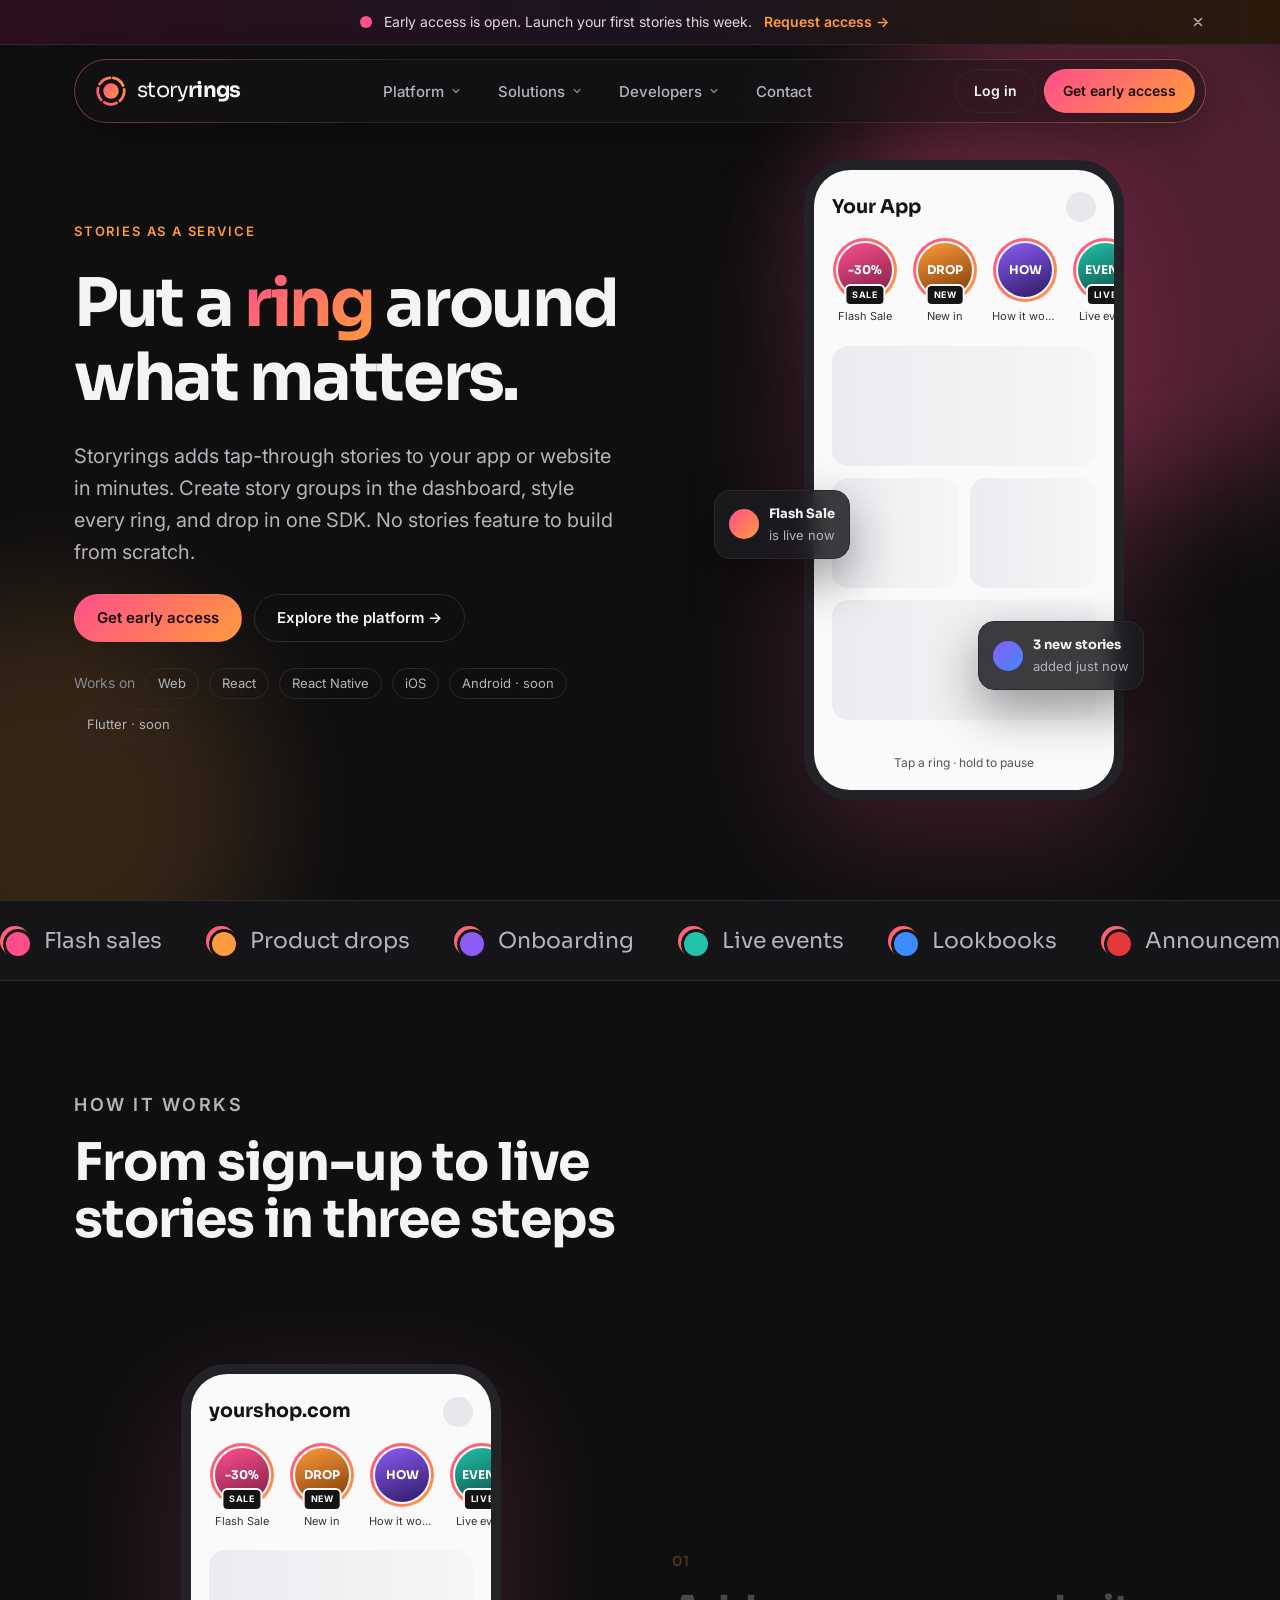
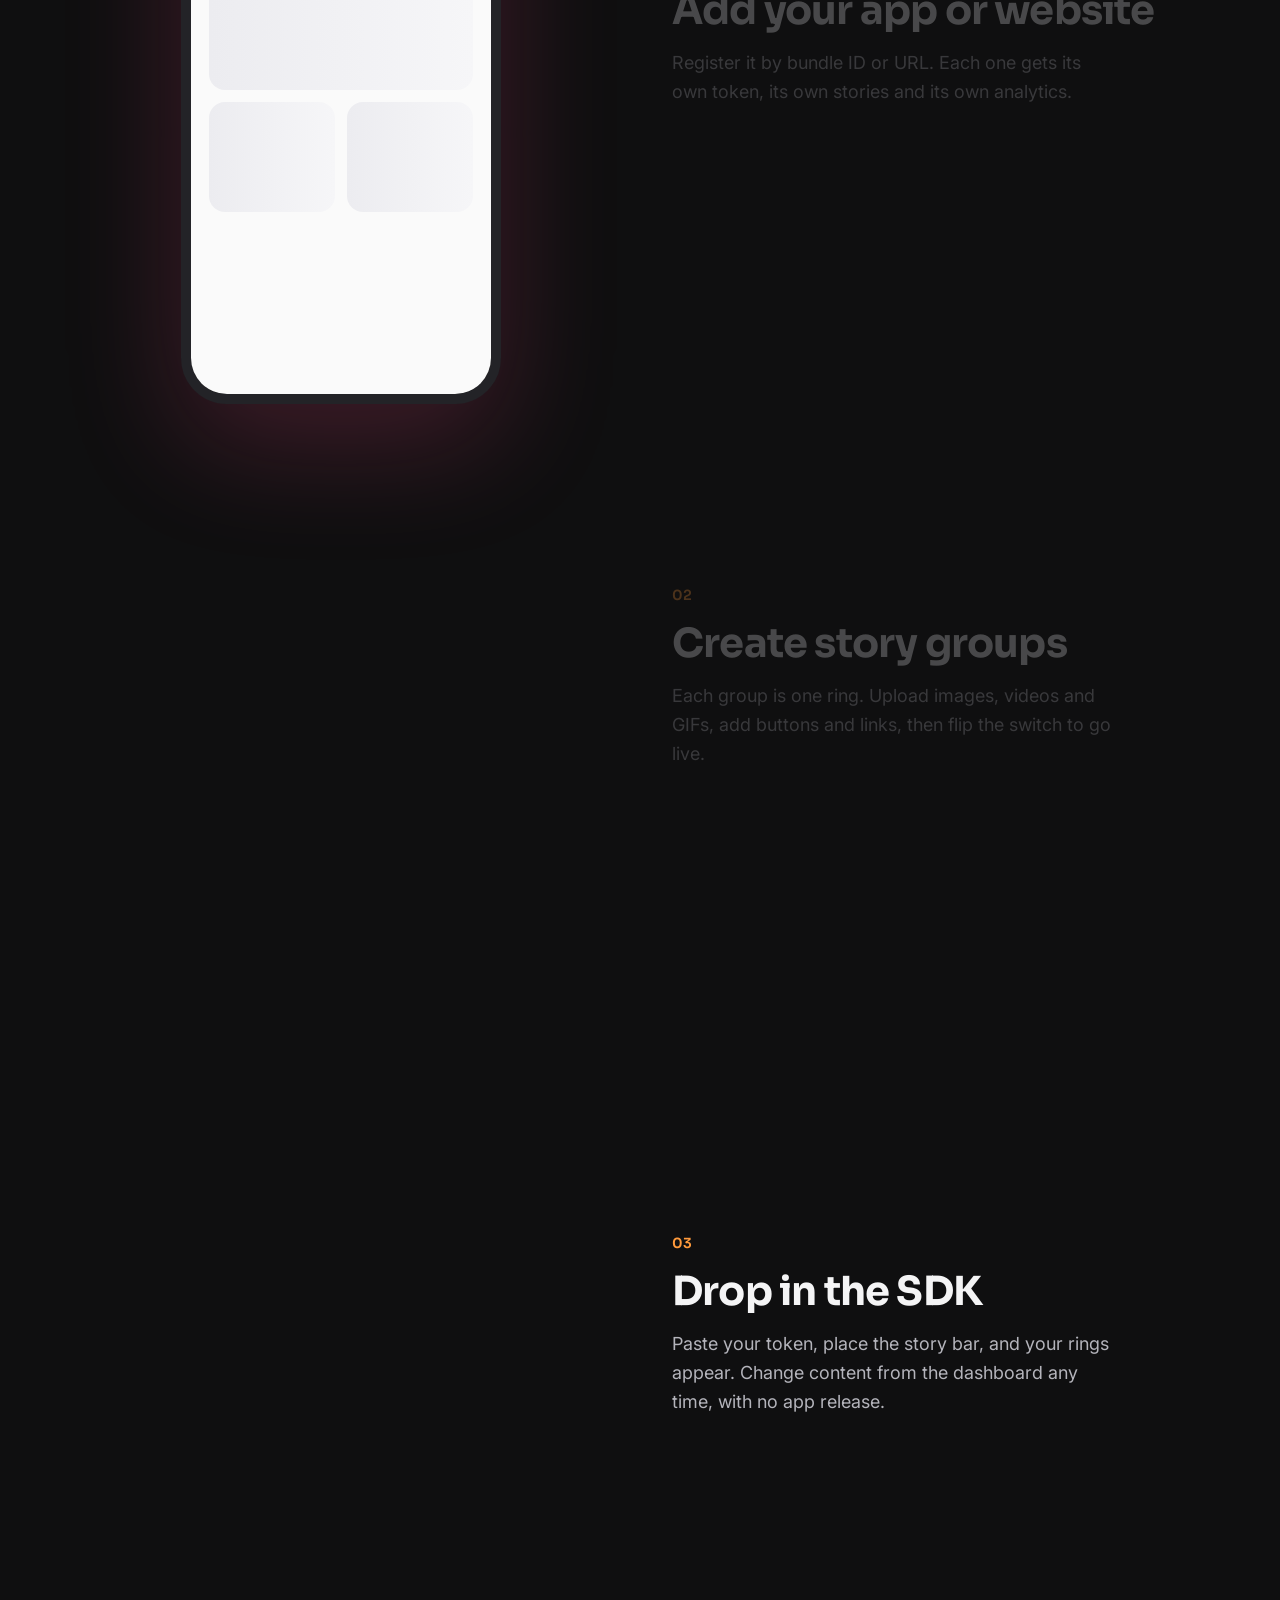
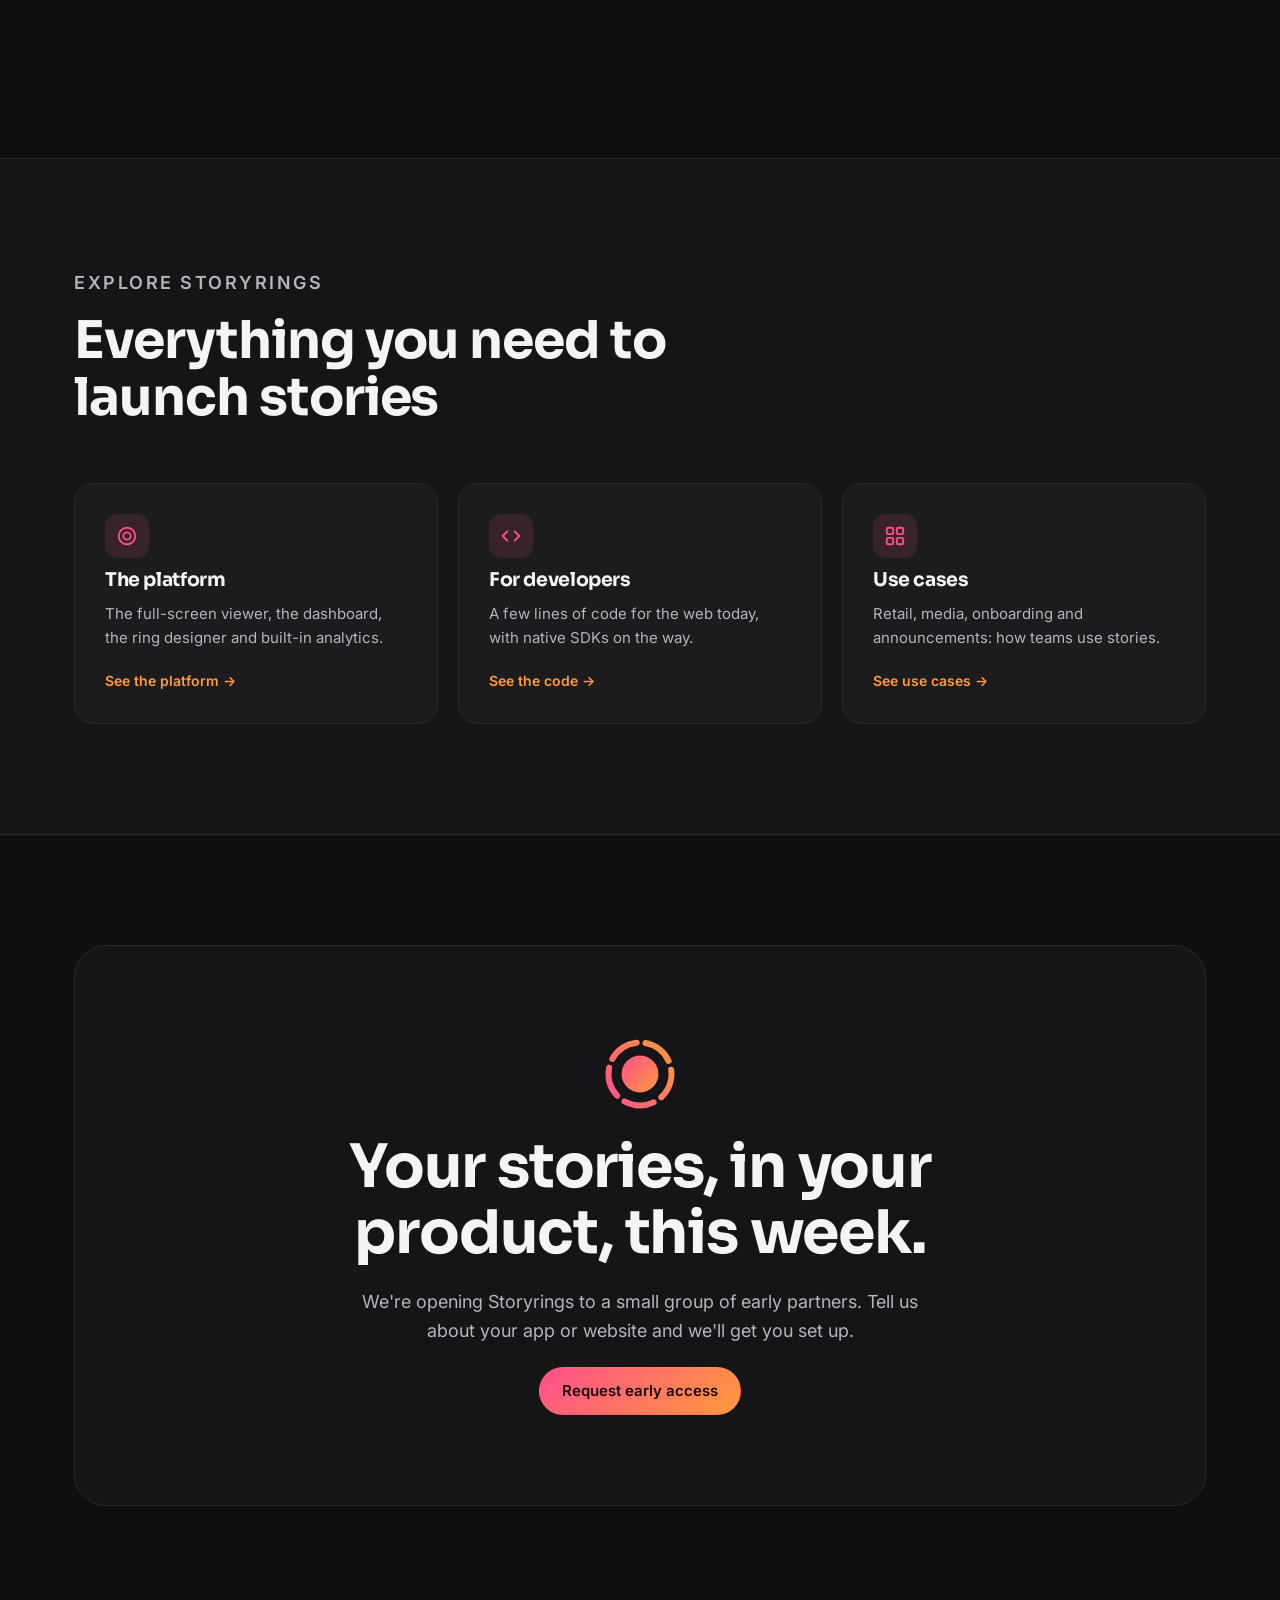
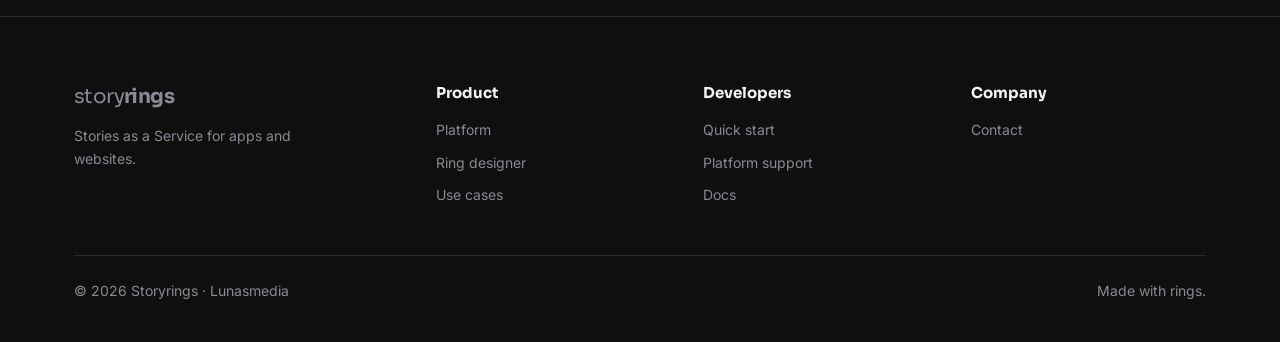
<file: index.html>
<!doctype html>
<html lang="en">
<head>
<meta charset="utf-8">
<meta name="viewport" content="width=device-width, initial-scale=1">
<title>Storyrings: Stories as a Service for apps and websites</title>
<meta name="description" content="Add tap-through stories to any app or website with one SDK. Create story groups in the dashboard, style the rings, and track results.">
<link rel="icon" href="favicon.svg" type="image/svg+xml">
<link rel="preconnect" href="https://fonts.googleapis.com">
<link rel="preconnect" href="https://fonts.gstatic.com" crossorigin>
<link href="https://fonts.googleapis.com/css2?family=Sora:wght@400;600;700&family=Inter:wght@400;500;600&family=JetBrains+Mono:wght@400&display=swap" rel="stylesheet">
<link rel="stylesheet" href="styles.css">
</head>
<body>
<div class="progress" id="progress" aria-hidden="true"></div>

<header id="hdr">
  <div class="announce" id="announce">
    <div class="wrap announce-in">
      <span class="live-dot" aria-hidden="true"></span>
      <p>Early access is open. <span class="hide-sm">Launch your first stories this week.</span></p>
      <a href="contact.html">Request access →</a>
      <button class="announce-x" id="announceX" aria-label="Dismiss announcement"><svg width="14" height="14" viewBox="0 0 24 24" fill="none" stroke="currentColor" stroke-width="2.6" stroke-linecap="round"><path d="M6 6l12 12M18 6L6 18"/></svg></button>
    </div>
  </div>
  <div class="wrap">
    <div class="nav">
      <a class="logo" href="index.html" aria-label="Storyrings home">
        <svg width="32" height="32" viewBox="0 0 140 140" aria-hidden="true"><defs><linearGradient id="lg" x1="0" y1="0" x2="1" y2="1"><stop offset="0" stop-color="#FF4F8B"/><stop offset="1" stop-color="#FF9A3C"/></linearGradient></defs><circle cx="70" cy="70" r="58" fill="none" stroke="url(#lg)" stroke-width="12" stroke-linecap="round" stroke-dasharray="56 16.9" transform="rotate(-80 70 70)"/><circle cx="70" cy="70" r="34" fill="url(#lg)"/></svg>
        <span>story<b>rings</b></span>
      </a>
      <nav class="main-nav" aria-label="Main">
        <ul class="nav-links">
      <li class="has-menu">
        <button class="nav-trigger" aria-expanded="false" aria-controls="m-platform">Platform <svg class="chev" width="12" height="12" viewBox="0 0 24 24" fill="none" stroke="currentColor" stroke-width="2.6" stroke-linecap="round" stroke-linejoin="round" aria-hidden="true"><path d="M6 9l6 6 6-6"/></svg></button>
        <div class="mega" id="m-platform">
          <div class="mega-main">
            <p class="mega-label">Product</p>
            <ul class="mega-items">
            <li><a href="platform.html#viewer"><span class="mi-icon"><svg width="20" height="20" viewBox="0 0 24 24" fill="none" stroke="currentColor" stroke-width="1.9" stroke-linecap="round" stroke-linejoin="round" aria-hidden="true"><rect x="6" y="2" width="12" height="20" rx="3"/><path d="M9 6h6"/></svg></span><span class="mi-text"><b>Story viewer</b><small>Full-screen, tap-through stories</small></span></a></li>
            <li><a href="platform.html#dashboard"><span class="mi-icon"><svg width="20" height="20" viewBox="0 0 24 24" fill="none" stroke="currentColor" stroke-width="1.9" stroke-linecap="round" stroke-linejoin="round" aria-hidden="true"><rect x="3" y="3" width="7" height="7" rx="1.5"/><rect x="14" y="3" width="7" height="7" rx="1.5"/><rect x="3" y="14" width="7" height="7" rx="1.5"/><path d="M17.5 14v7M14 17.5h7"/></svg></span><span class="mi-text"><b>Dashboard</b><small>Create and publish without code</small></span></a></li>
            <li><a href="platform.html#designer"><span class="mi-icon"><svg width="20" height="20" viewBox="0 0 24 24" fill="none" stroke="currentColor" stroke-width="1.9" stroke-linecap="round" stroke-linejoin="round" aria-hidden="true"><circle cx="12" cy="12" r="9"/><circle cx="12" cy="12" r="4"/></svg></span><span class="mi-text"><b>Ring designer</b><small>Rings that are impossible to ignore</small></span></a></li>
            <li><a href="platform.html#analytics"><span class="mi-icon"><svg width="20" height="20" viewBox="0 0 24 24" fill="none" stroke="currentColor" stroke-width="1.9" stroke-linecap="round" stroke-linejoin="round" aria-hidden="true"><path d="M4 20V10M10 20V4M16 20v-7M22 20H2"/></svg></span><span class="mi-text"><b>Analytics</b><small>See what people actually watch</small></span></a></li>
            </ul>
            <a class="mega-foot" href="platform.html">Platform overview →</a>
          </div>
      <a class="mega-feature feat-rings" href="index.html#live-stories">
        <span class="feat-ringrow" aria-hidden="true"><i></i><i></i><i></i></span>
        <span class="feat-kicker">Live demo</span>
        <b>Tap a real story bar</b>
        <span>Our homepage runs on the Storyrings SDK. Try it →</span>
      </a>
        </div>
      </li>
      <li class="has-menu">
        <button class="nav-trigger" aria-expanded="false" aria-controls="m-solutions">Solutions <svg class="chev" width="12" height="12" viewBox="0 0 24 24" fill="none" stroke="currentColor" stroke-width="2.6" stroke-linecap="round" stroke-linejoin="round" aria-hidden="true"><path d="M6 9l6 6 6-6"/></svg></button>
        <div class="mega" id="m-solutions">
          <div class="mega-main">
            <p class="mega-label">By use case</p>
            <ul class="mega-items">
            <li><a href="use-cases.html#retail"><span class="mi-icon"><svg width="20" height="20" viewBox="0 0 24 24" fill="none" stroke="currentColor" stroke-width="1.9" stroke-linecap="round" stroke-linejoin="round" aria-hidden="true"><circle cx="9" cy="20" r="1.4"/><circle cx="18" cy="20" r="1.4"/><path d="M2 3h3l2.6 12.2a1.5 1.5 0 0 0 1.5 1.2h8.8a1.5 1.5 0 0 0 1.5-1.2L21 7H6"/></svg></span><span class="mi-text"><b>Retail &amp; e-commerce</b><small>Drops, sales and shoppable looks</small></span></a></li>
            <li><a href="use-cases.html#media"><span class="mi-icon"><svg width="20" height="20" viewBox="0 0 24 24" fill="none" stroke="currentColor" stroke-width="1.9" stroke-linecap="round" stroke-linejoin="round" aria-hidden="true"><path d="M8 21h8M12 17v4"/><path d="M7 4h10v5a5 5 0 0 1-10 0V4z"/><path d="M17 5h3v2a3 3 0 0 1-3 3M7 5H4v2a3 3 0 0 0 3 3"/></svg></span><span class="mi-text"><b>Media &amp; sport</b><small>Highlights fans can tap through</small></span></a></li>
            <li><a href="use-cases.html#onboarding"><span class="mi-icon"><svg width="20" height="20" viewBox="0 0 24 24" fill="none" stroke="currentColor" stroke-width="1.9" stroke-linecap="round" stroke-linejoin="round" aria-hidden="true"><path d="M5 15c-1.5 1.3-2 4.5-2 6 1.5 0 4.7-.5 6-2"/><path d="M9 15l-3-3c1.8-5 6-9 13-9 0 7-4 11.2-9 13z"/><circle cx="14.5" cy="9.5" r="1.5"/></svg></span><span class="mi-text"><b>Onboarding</b><small>Five taps instead of a tutorial</small></span></a></li>
            <li><a href="use-cases.html#announcements"><span class="mi-icon"><svg width="20" height="20" viewBox="0 0 24 24" fill="none" stroke="currentColor" stroke-width="1.9" stroke-linecap="round" stroke-linejoin="round" aria-hidden="true"><path d="M3 10v4a1 1 0 0 0 1 1h3l8 5V4L7 9H4a1 1 0 0 0-1 1z"/><path d="M19 9a4 4 0 0 1 0 6"/></svg></span><span class="mi-text"><b>Announcements</b><small>News that gets noticed</small></span></a></li>
            </ul>
            <a class="mega-foot" href="use-cases.html">All use cases →</a>
          </div>
      <a class="mega-feature feat-photo" href="use-cases.html">
        <span class="feat-kicker">Use cases</span>
        <b>One format, endless reasons to tap</b>
        <span>See how teams use stories →</span>
      </a>
        </div>
      </li>
      <li class="has-menu">
        <button class="nav-trigger" aria-expanded="false" aria-controls="m-developers">Developers <svg class="chev" width="12" height="12" viewBox="0 0 24 24" fill="none" stroke="currentColor" stroke-width="2.6" stroke-linecap="round" stroke-linejoin="round" aria-hidden="true"><path d="M6 9l6 6 6-6"/></svg></button>
        <div class="mega" id="m-developers">
          <div class="mega-main">
            <p class="mega-label">Build</p>
            <ul class="mega-items">
            <li><a href="developers.html#quick-start"><span class="mi-icon"><svg width="20" height="20" viewBox="0 0 24 24" fill="none" stroke="currentColor" stroke-width="1.9" stroke-linecap="round" stroke-linejoin="round" aria-hidden="true"><path d="M13 2L4 14h7l-1 8 9-12h-7l1-8z"/></svg></span><span class="mi-text"><b>Quick start</b><small>Live in a few lines of code</small></span></a></li>
            <li><a href="developers.html#platforms"><span class="mi-icon"><svg width="20" height="20" viewBox="0 0 24 24" fill="none" stroke="currentColor" stroke-width="1.9" stroke-linecap="round" stroke-linejoin="round" aria-hidden="true"><rect x="2" y="4" width="14" height="10" rx="2"/><rect x="17" y="8" width="5" height="12" rx="1.5"/><path d="M6 18h6"/></svg></span><span class="mi-text"><b>Platform support</b><small>Web, React Native and iOS today</small></span></a></li>
            <li><a href="developers.html#options"><span class="mi-icon"><svg width="20" height="20" viewBox="0 0 24 24" fill="none" stroke="currentColor" stroke-width="1.9" stroke-linecap="round" stroke-linejoin="round" aria-hidden="true"><path d="M8 7l-5 5 5 5M16 7l5 5-5 5"/></svg></span><span class="mi-text"><b>Options &amp; callbacks</b><small>Hook stories into your app</small></span></a></li>
            <li><a href="contact.html"><span class="mi-icon"><svg width="20" height="20" viewBox="0 0 24 24" fill="none" stroke="currentColor" stroke-width="1.9" stroke-linecap="round" stroke-linejoin="round" aria-hidden="true"><circle cx="8" cy="15" r="4"/><path d="M11 12l9-9M17 6l3 3M15 8l2 2"/></svg></span><span class="mi-text"><b>Get your token</b><small>Join early access</small></span></a></li>
            </ul>
            <a class="mega-foot" href="developers.html">Developer overview →</a>
          </div>
      <a class="mega-feature feat-code" href="developers.html#quick-start">
        <span class="feat-kicker">Quick start</span>
        <code><span class="c-k">Stories</span>.init({ token })<br>&nbsp;&nbsp;.mount(<span class="c-s">'#stories'</span>);</code>
        <span>That's the whole integration →</span>
      </a>
        </div>
      </li>
      <li><a class="nav-plain" href="contact.html">Contact</a></li>
        </ul>
      </nav>
      <div class="nav-actions">
        <a class="btn btn-ghost btn-sm" href="https://stories-dashboard.fly.dev">Log in</a>
        <a class="btn btn-primary btn-sm" href="contact.html">Get early access</a>
        <button class="menu-btn" id="menuBtn" aria-expanded="false" aria-controls="mobileMenu" aria-label="Open menu"><svg width="22" height="22" viewBox="0 0 24 24" fill="none" stroke="currentColor" stroke-width="2" stroke-linecap="round" aria-hidden="true"><path d="M4 7h16M4 12h16M4 17h16"/></svg></button>
      </div>
    </div>
    <nav class="mobile-menu" id="mobileMenu" aria-label="Mobile">
      <div class="mobile-inner">
      <details><summary>Platform<svg class="chev" width="12" height="12" viewBox="0 0 24 24" fill="none" stroke="currentColor" stroke-width="2.6" stroke-linecap="round" stroke-linejoin="round" aria-hidden="true"><path d="M6 9l6 6 6-6"/></svg></summary><ul><li><a href="platform.html#viewer"><svg width="18" height="18" viewBox="0 0 24 24" fill="none" stroke="currentColor" stroke-width="1.9" stroke-linecap="round" stroke-linejoin="round" aria-hidden="true"><rect x="6" y="2" width="12" height="20" rx="3"/><path d="M9 6h6"/></svg>Story viewer</a></li><li><a href="platform.html#dashboard"><svg width="18" height="18" viewBox="0 0 24 24" fill="none" stroke="currentColor" stroke-width="1.9" stroke-linecap="round" stroke-linejoin="round" aria-hidden="true"><rect x="3" y="3" width="7" height="7" rx="1.5"/><rect x="14" y="3" width="7" height="7" rx="1.5"/><rect x="3" y="14" width="7" height="7" rx="1.5"/><path d="M17.5 14v7M14 17.5h7"/></svg>Dashboard</a></li><li><a href="platform.html#designer"><svg width="18" height="18" viewBox="0 0 24 24" fill="none" stroke="currentColor" stroke-width="1.9" stroke-linecap="round" stroke-linejoin="round" aria-hidden="true"><circle cx="12" cy="12" r="9"/><circle cx="12" cy="12" r="4"/></svg>Ring designer</a></li><li><a href="platform.html#analytics"><svg width="18" height="18" viewBox="0 0 24 24" fill="none" stroke="currentColor" stroke-width="1.9" stroke-linecap="round" stroke-linejoin="round" aria-hidden="true"><path d="M4 20V10M10 20V4M16 20v-7M22 20H2"/></svg>Analytics</a></li><li><a href="platform.html">Platform overview →</a></li></ul></details>
      <details><summary>Solutions<svg class="chev" width="12" height="12" viewBox="0 0 24 24" fill="none" stroke="currentColor" stroke-width="2.6" stroke-linecap="round" stroke-linejoin="round" aria-hidden="true"><path d="M6 9l6 6 6-6"/></svg></summary><ul><li><a href="use-cases.html#retail"><svg width="18" height="18" viewBox="0 0 24 24" fill="none" stroke="currentColor" stroke-width="1.9" stroke-linecap="round" stroke-linejoin="round" aria-hidden="true"><circle cx="9" cy="20" r="1.4"/><circle cx="18" cy="20" r="1.4"/><path d="M2 3h3l2.6 12.2a1.5 1.5 0 0 0 1.5 1.2h8.8a1.5 1.5 0 0 0 1.5-1.2L21 7H6"/></svg>Retail &amp; e-commerce</a></li><li><a href="use-cases.html#media"><svg width="18" height="18" viewBox="0 0 24 24" fill="none" stroke="currentColor" stroke-width="1.9" stroke-linecap="round" stroke-linejoin="round" aria-hidden="true"><path d="M8 21h8M12 17v4"/><path d="M7 4h10v5a5 5 0 0 1-10 0V4z"/><path d="M17 5h3v2a3 3 0 0 1-3 3M7 5H4v2a3 3 0 0 0 3 3"/></svg>Media &amp; sport</a></li><li><a href="use-cases.html#onboarding"><svg width="18" height="18" viewBox="0 0 24 24" fill="none" stroke="currentColor" stroke-width="1.9" stroke-linecap="round" stroke-linejoin="round" aria-hidden="true"><path d="M5 15c-1.5 1.3-2 4.5-2 6 1.5 0 4.7-.5 6-2"/><path d="M9 15l-3-3c1.8-5 6-9 13-9 0 7-4 11.2-9 13z"/><circle cx="14.5" cy="9.5" r="1.5"/></svg>Onboarding</a></li><li><a href="use-cases.html#announcements"><svg width="18" height="18" viewBox="0 0 24 24" fill="none" stroke="currentColor" stroke-width="1.9" stroke-linecap="round" stroke-linejoin="round" aria-hidden="true"><path d="M3 10v4a1 1 0 0 0 1 1h3l8 5V4L7 9H4a1 1 0 0 0-1 1z"/><path d="M19 9a4 4 0 0 1 0 6"/></svg>Announcements</a></li><li><a href="use-cases.html">All use cases →</a></li></ul></details>
      <details><summary>Developers<svg class="chev" width="12" height="12" viewBox="0 0 24 24" fill="none" stroke="currentColor" stroke-width="2.6" stroke-linecap="round" stroke-linejoin="round" aria-hidden="true"><path d="M6 9l6 6 6-6"/></svg></summary><ul><li><a href="developers.html#quick-start"><svg width="18" height="18" viewBox="0 0 24 24" fill="none" stroke="currentColor" stroke-width="1.9" stroke-linecap="round" stroke-linejoin="round" aria-hidden="true"><path d="M13 2L4 14h7l-1 8 9-12h-7l1-8z"/></svg>Quick start</a></li><li><a href="developers.html#platforms"><svg width="18" height="18" viewBox="0 0 24 24" fill="none" stroke="currentColor" stroke-width="1.9" stroke-linecap="round" stroke-linejoin="round" aria-hidden="true"><rect x="2" y="4" width="14" height="10" rx="2"/><rect x="17" y="8" width="5" height="12" rx="1.5"/><path d="M6 18h6"/></svg>Platform support</a></li><li><a href="developers.html#options"><svg width="18" height="18" viewBox="0 0 24 24" fill="none" stroke="currentColor" stroke-width="1.9" stroke-linecap="round" stroke-linejoin="round" aria-hidden="true"><path d="M8 7l-5 5 5 5M16 7l5 5-5 5"/></svg>Options &amp; callbacks</a></li><li><a href="contact.html"><svg width="18" height="18" viewBox="0 0 24 24" fill="none" stroke="currentColor" stroke-width="1.9" stroke-linecap="round" stroke-linejoin="round" aria-hidden="true"><circle cx="8" cy="15" r="4"/><path d="M11 12l9-9M17 6l3 3M15 8l2 2"/></svg>Get your token</a></li><li><a href="developers.html">Developer overview →</a></li></ul></details>
      <a class="mobile-plain" href="contact.html">Contact</a>
      <div class="mobile-actions"><a class="btn btn-ghost" href="https://stories-dashboard.fly.dev">Log in</a><a class="btn btn-primary" href="contact.html">Get early access</a></div>
      </div>
    </nav>
  </div>
</header>

<main>

<section class="hero">
  <div class="orb a" data-depth="30" aria-hidden="true"></div>
  <div class="orb b" data-depth="-20" aria-hidden="true"></div>
  <div class="wrap hero-grid">
    <div class="hero-copy">
      <p class="eyebrow reveal">Stories as a Service</p>
      <h1 class="reveal" style="--d:.08s">Put a <span class="grad-text">ring</span> around<br><span class="swap" id="swap" aria-live="polite"><span>what matters.</span></span></h1>
      <p class="lede reveal" style="--d:.16s">Storyrings adds tap-through stories to your app or website in minutes. Create story groups in the dashboard, style every ring, and drop in one SDK. No stories feature to build from scratch.</p>
      <div class="hero-ctas reveal" style="--d:.24s">
        <a class="btn btn-primary" href="contact.html">Get early access</a>
        <a class="btn btn-ghost" href="platform.html">Explore the platform →</a>
      </div>
      <div class="platforms reveal" style="--d:.32s"><span>Works on</span><span class="chip">Web</span><span class="chip">React</span><span class="chip">React Native</span><span class="chip">iOS</span><span class="chip">Android · soon</span><span class="chip">Flutter · soon</span></div>
    </div>

    <div class="phone-stage reveal" style="--d:.2s">
      <div style="position:relative">
        <div class="float f1" aria-hidden="true"><span class="dot"></span><span><b>Flash Sale</b><br><span style="color:var(--muted)">is live now</span></span></div>
        <div class="float f2" aria-hidden="true"><span class="dot" style="background:linear-gradient(135deg,#8B5CF6,#3C8BFF)"></span><span><b>3 new stories</b><br><span style="color:var(--muted)">added just now</span></span></div>
        <div class="phone" id="demo-phone" aria-label="Interactive Storyrings demo">
          <div class="phone-screen">
            <div class="app-top"><strong>Your App</strong><span aria-hidden="true"></span></div>
            <div class="story-bar" id="storyBar" role="list" aria-label="Stories"></div>
            <div class="app-body" aria-hidden="true">
              <div class="sk" style="height:120px"></div>
              <div class="app-row"><div class="sk" style="height:110px"></div><div class="sk" style="height:110px"></div></div>
              <div class="sk" style="height:120px"></div>
            </div>
            <p class="phone-hint">Tap a ring · hold to pause</p>
          </div>
          <div class="viewer" id="viewer" role="dialog" aria-modal="true" aria-label="Story viewer">
            <div class="viewer-art" id="vArt" aria-hidden="true"></div>
            <div class="bars" id="bars"></div>
            <div class="viewer-head"><span class="mini" id="vMini"></span><span id="vTitle"></span><span class="paused">Paused</span>
              <button class="viewer-close" id="vClose" aria-label="Close stories"><svg width="20" height="20" viewBox="0 0 24 24" fill="none" stroke="currentColor" stroke-width="2.4" stroke-linecap="round"><path d="M6 6l12 12M18 6L6 18"/></svg></button>
            </div>
            <div class="viewer-slide" id="vSlide"><h3></h3><p></p></div>
            <button class="tap prev" id="vPrev" aria-label="Previous story"></button>
            <button class="tap next" id="vNext" aria-label="Next story"></button>
            <button class="viewer-cta" id="vCta">Learn more</button>
          </div>
        </div>
      </div>
    </div>
  </div>
</section>

<section class="live-stories" id="live-stories" aria-labelledby="live-stories-title">
  <div class="wrap">
    <div class="live-head reveal">
      <span class="live-dot" aria-hidden="true"></span>
      <h2 id="live-stories-title">Live from Storyrings. <span class="grad-text">Tap a ring.</span></h2>
      <p>These stories run on the real Storyrings web SDK.</p>
    </div>
    <div id="stories"></div>
  </div>
</section>

<div class="marquee" aria-label="Things you can share with Storyrings">
  <div class="marquee-track" id="marquee"></div>
</div>

<section>
  <div class="wrap">
    <div class="section-head reveal">
      <p class="eyebrow">How it works</p>
      <h2>From sign-up to live stories in three steps</h2>
    </div>
    <div class="show">
      <div class="show-sticky">
        <div class="phone" aria-hidden="true">
          <div class="screen dash on" data-screen="0">
            <h4>Add app or website</h4>
            <div class="field">Website URL</div>
            <div class="field" style="color:#F4F4F5">https://yourshop.com</div>
            <p style="color:#8A8A92;margin-top:6px">Your token</p>
            <div class="token"><span>sr_live_8f2a…c91</span><span>Copy</span></div>
            <div class="pbtn" style="margin-top:auto">Create</div>
          </div>
          <div class="screen dash" data-screen="1">
            <h4>Content</h4>
            <div class="gcard" style="--c:linear-gradient(160deg,#FF4F8B,#7A1E45)"><span class="c"></span><span>Flash Sale<br><span style="color:#8A8A92">3 stories</span></span><span class="thumbs"><i></i><i></i><i></i></span><span class="tog on"></span></div>
            <div class="gcard" style="--c:linear-gradient(160deg,#FF9A3C,#7A3A08)"><span class="c"></span><span>New in<br><span style="color:#8A8A92">2 stories</span></span><span class="thumbs"><i></i><i></i></span><span class="tog on"></span></div>
            <div class="gcard" style="--c:linear-gradient(160deg,#8B5CF6,#2E1A63)"><span class="c"></span><span>Lookbook<br><span style="color:#8A8A92">5 stories</span></span><span class="thumbs"><i></i><i></i><i></i></span><span class="tog" id="demoTog"></span></div>
            <div class="field" style="text-align:center;border-style:dashed">+ New group</div>
          </div>
          <div class="screen phone-screen" data-screen="2">
            <div class="app-top"><strong>yourshop.com</strong><span></span></div>
            <div class="story-bar" id="showBar" style="pointer-events:none"></div>
            <div class="app-body"><div class="sk" style="height:140px"></div><div class="app-row"><div class="sk" style="height:110px"></div><div class="sk" style="height:110px"></div></div></div>
          </div>
        </div>
      </div>
      <div class="show-steps">
        <div class="show-step active" data-step="0"><span class="num">01</span><h3>Add your app or website</h3><p>Register it by bundle ID or URL. Each one gets its own token, its own stories and its own analytics.</p></div>
        <div class="show-step" data-step="1"><span class="num">02</span><h3>Create story groups</h3><p>Each group is one ring. Upload images, videos and GIFs, add buttons and links, then flip the switch to go live.</p></div>
        <div class="show-step" data-step="2"><span class="num">03</span><h3>Drop in the SDK</h3><p>Paste your token, place the story bar, and your rings appear. Change content from the dashboard any time, with no app release.</p></div>
      </div>
    </div>
  </div>
</section>

<section class="alt">
  <div class="wrap">
    <div class="section-head reveal">
      <p class="eyebrow">Explore Storyrings</p>
      <h2>Everything you need to launch stories</h2>
    </div>
    <div class="features">
      <a class="feature reveal" href="platform.html"><div class="icon"><svg width="22" height="22" viewBox="0 0 24 24" fill="none" stroke="currentColor" stroke-width="2" stroke-linecap="round" aria-hidden="true"><circle cx="12" cy="12" r="9"/><circle cx="12" cy="12" r="4"/></svg></div><h3>The platform</h3><p>The full-screen viewer, the dashboard, the ring designer and built-in analytics.</p><span class="more">See the platform →</span></a>
      <a class="feature reveal" style="--d:.08s" href="developers.html"><div class="icon"><svg width="22" height="22" viewBox="0 0 24 24" fill="none" stroke="currentColor" stroke-width="2" stroke-linecap="round" stroke-linejoin="round" aria-hidden="true"><path d="M8 7l-5 5 5 5M16 7l5 5-5 5"/></svg></div><h3>For developers</h3><p>A few lines of code for the web today, with native SDKs on the way.</p><span class="more">See the code →</span></a>
      <a class="feature reveal" style="--d:.16s" href="use-cases.html"><div class="icon"><svg width="22" height="22" viewBox="0 0 24 24" fill="none" stroke="currentColor" stroke-width="2" stroke-linecap="round" stroke-linejoin="round" aria-hidden="true"><rect x="3" y="3" width="7" height="7" rx="1.5"/><rect x="14" y="3" width="7" height="7" rx="1.5"/><rect x="3" y="14" width="7" height="7" rx="1.5"/><rect x="14" y="14" width="7" height="7" rx="1.5"/></svg></div><h3>Use cases</h3><p>Retail, media, onboarding and announcements: how teams use stories.</p><span class="more">See use cases →</span></a>
    </div>
  </div>
</section>

<section>
  <div class="wrap">
    <div class="cta reveal">
      <div class="cta-rings" aria-hidden="true"><i></i><i style="animation-delay:-2s"></i><i style="animation-delay:-4s"></i></div>
      <svg class="logo-spin" width="76" height="76" viewBox="0 0 140 140" aria-hidden="true"><defs><linearGradient id="lg2" x1="0" y1="0" x2="1" y2="1"><stop offset="0" stop-color="#FF4F8B"/><stop offset="1" stop-color="#FF9A3C"/></linearGradient></defs><circle cx="70" cy="70" r="58" fill="none" stroke="url(#lg2)" stroke-width="11" stroke-linecap="round" stroke-dasharray="56 16.9" transform="rotate(-80 70 70)"/><circle cx="70" cy="70" r="34" fill="url(#lg2)"/></svg>
      <h2>Your stories, in your product, this week.</h2>
      <p>We're opening Storyrings to a small group of early partners. Tell us about your app or website and we'll get you set up.</p>
      <a class="btn btn-primary" href="contact.html">Request early access</a>
    </div>
  </div>
</section>

</main>

<footer>
  <div class="wrap">
    <div class="foot-grid">
      <div><a class="logo" href="index.html" style="font-size:20px"><span>story<b>rings</b></span></a><p style="margin-top:12px;max-width:280px">Stories as a Service for apps and websites.</p></div>
      <div><h4>Product</h4><ul><li><a href="platform.html">Platform</a></li><li><a href="platform.html#designer">Ring designer</a></li><li><a href="use-cases.html">Use cases</a></li></ul></div>
      <div><h4>Developers</h4><ul><li><a href="developers.html">Quick start</a></li><li><a href="developers.html#platforms">Platform support</a></li><li><a href="https://github.com/lunasmedia/storyrings/tree/main/docs">Docs</a></li></ul></div>
      <div><h4>Company</h4><ul><li><a href="contact.html">Contact</a></li></ul></div>
    </div>
    <div class="foot-bottom"><p>© <span id="yr"></span> Storyrings · Lunasmedia</p><p>Made with rings.</p></div>
  </div>
</footer>

<script src="main.js"></script>
<script src="https://stories-dashboard.fly.dev/sdk/v1/stories.js"></script>
<script>
  (function () {
    var section = document.getElementById('live-stories');
    var el = document.getElementById('stories');
    var PHONE = 640, PHONE_SIZE = 64, DESKTOP_SIZE = 76;
    var size = function () { return innerWidth < PHONE ? PHONE_SIZE : DESKTOP_SIZE; };
    var hide = function () { section.hidden = true; };
    if (!window.Stories) return hide();

    // If the dashboard's "Shape & size" setting overrides circleSize,
    // scale the whole bar down on phones so the items stay phone-sized.
    var fit = function () {
      var w = el.shadowRoot && el.shadowRoot.querySelector('[style*="--s-size"]');
      var px = w ? parseFloat(w.style.getPropertyValue('--s-size')) : 0;
      el.style.zoom = innerWidth < PHONE && px > PHONE_SIZE ? (PHONE_SIZE / px).toFixed(3) : '';
    };

    var bar;
    try {
      bar = Stories.init({ token: 'pk_live_jWoljeyihce78bGMPKMGMBt6' }).mount('#stories', {
        theme: { circleSize: size() },
        onLoad: function (groups) { if (!groups.length) hide(); requestAnimationFrame(fit); },
        onFail: hide
      });
    } catch (e) { return hide(); }

    var last = size();
    addEventListener('resize', function () {
      var s = size();
      if (s !== last) { last = s; bar.update({ theme: { circleSize: s } }); }
      fit();
    });
  })();
</script>
</body>
</html>
</file>
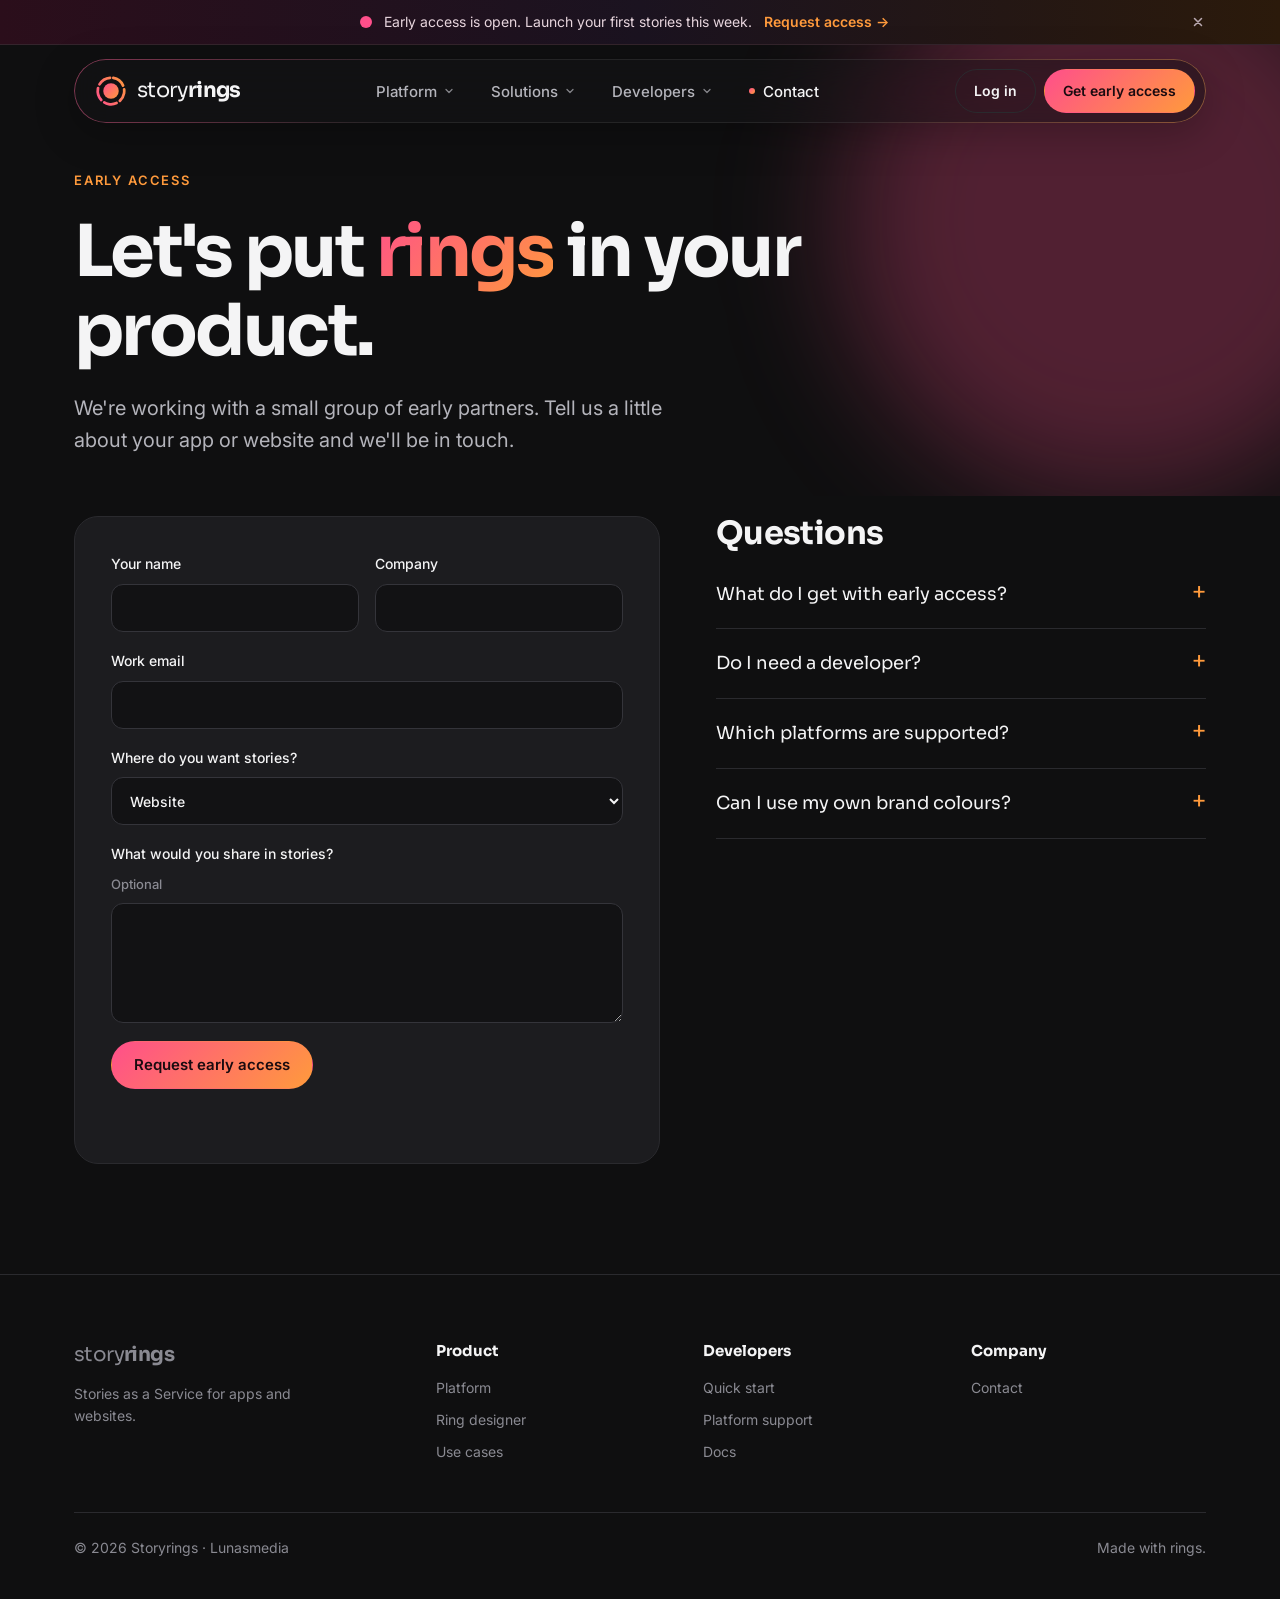
<file: contact.html>
<!doctype html>
<html lang="en">
<head>
<meta charset="utf-8">
<meta name="viewport" content="width=device-width, initial-scale=1">
<title>Get early access · Storyrings</title>
<meta name="description" content="Request early access to Storyrings and add stories to your app or website.">
<link rel="icon" href="favicon.svg" type="image/svg+xml">
<link rel="preconnect" href="https://fonts.googleapis.com">
<link rel="preconnect" href="https://fonts.gstatic.com" crossorigin>
<link href="https://fonts.googleapis.com/css2?family=Sora:wght@400;600;700&family=Inter:wght@400;500;600&family=JetBrains+Mono:wght@400&display=swap" rel="stylesheet">
<link rel="stylesheet" href="styles.css">
</head>
<body>
<div class="progress" id="progress" aria-hidden="true"></div>

<header id="hdr">
  <div class="announce" id="announce">
    <div class="wrap announce-in">
      <span class="live-dot" aria-hidden="true"></span>
      <p>Early access is open. <span class="hide-sm">Launch your first stories this week.</span></p>
      <a href="contact.html">Request access →</a>
      <button class="announce-x" id="announceX" aria-label="Dismiss announcement"><svg width="14" height="14" viewBox="0 0 24 24" fill="none" stroke="currentColor" stroke-width="2.6" stroke-linecap="round"><path d="M6 6l12 12M18 6L6 18"/></svg></button>
    </div>
  </div>
  <div class="wrap">
    <div class="nav">
      <a class="logo" href="index.html" aria-label="Storyrings home">
        <svg width="32" height="32" viewBox="0 0 140 140" aria-hidden="true"><defs><linearGradient id="lg" x1="0" y1="0" x2="1" y2="1"><stop offset="0" stop-color="#FF4F8B"/><stop offset="1" stop-color="#FF9A3C"/></linearGradient></defs><circle cx="70" cy="70" r="58" fill="none" stroke="url(#lg)" stroke-width="12" stroke-linecap="round" stroke-dasharray="56 16.9" transform="rotate(-80 70 70)"/><circle cx="70" cy="70" r="34" fill="url(#lg)"/></svg>
        <span>story<b>rings</b></span>
      </a>
      <nav class="main-nav" aria-label="Main">
        <ul class="nav-links">
      <li class="has-menu">
        <button class="nav-trigger" aria-expanded="false" aria-controls="m-platform">Platform <svg class="chev" width="12" height="12" viewBox="0 0 24 24" fill="none" stroke="currentColor" stroke-width="2.6" stroke-linecap="round" stroke-linejoin="round" aria-hidden="true"><path d="M6 9l6 6 6-6"/></svg></button>
        <div class="mega" id="m-platform">
          <div class="mega-main">
            <p class="mega-label">Product</p>
            <ul class="mega-items">
            <li><a href="platform.html#viewer"><span class="mi-icon"><svg width="20" height="20" viewBox="0 0 24 24" fill="none" stroke="currentColor" stroke-width="1.9" stroke-linecap="round" stroke-linejoin="round" aria-hidden="true"><rect x="6" y="2" width="12" height="20" rx="3"/><path d="M9 6h6"/></svg></span><span class="mi-text"><b>Story viewer</b><small>Full-screen, tap-through stories</small></span></a></li>
            <li><a href="platform.html#dashboard"><span class="mi-icon"><svg width="20" height="20" viewBox="0 0 24 24" fill="none" stroke="currentColor" stroke-width="1.9" stroke-linecap="round" stroke-linejoin="round" aria-hidden="true"><rect x="3" y="3" width="7" height="7" rx="1.5"/><rect x="14" y="3" width="7" height="7" rx="1.5"/><rect x="3" y="14" width="7" height="7" rx="1.5"/><path d="M17.5 14v7M14 17.5h7"/></svg></span><span class="mi-text"><b>Dashboard</b><small>Create and publish without code</small></span></a></li>
            <li><a href="platform.html#designer"><span class="mi-icon"><svg width="20" height="20" viewBox="0 0 24 24" fill="none" stroke="currentColor" stroke-width="1.9" stroke-linecap="round" stroke-linejoin="round" aria-hidden="true"><circle cx="12" cy="12" r="9"/><circle cx="12" cy="12" r="4"/></svg></span><span class="mi-text"><b>Ring designer</b><small>Rings that are impossible to ignore</small></span></a></li>
            <li><a href="platform.html#analytics"><span class="mi-icon"><svg width="20" height="20" viewBox="0 0 24 24" fill="none" stroke="currentColor" stroke-width="1.9" stroke-linecap="round" stroke-linejoin="round" aria-hidden="true"><path d="M4 20V10M10 20V4M16 20v-7M22 20H2"/></svg></span><span class="mi-text"><b>Analytics</b><small>See what people actually watch</small></span></a></li>
            </ul>
            <a class="mega-foot" href="platform.html">Platform overview →</a>
          </div>
      <a class="mega-feature feat-rings" href="index.html#live-stories">
        <span class="feat-ringrow" aria-hidden="true"><i></i><i></i><i></i></span>
        <span class="feat-kicker">Live demo</span>
        <b>Tap a real story bar</b>
        <span>Our homepage runs on the Storyrings SDK. Try it →</span>
      </a>
        </div>
      </li>
      <li class="has-menu">
        <button class="nav-trigger" aria-expanded="false" aria-controls="m-solutions">Solutions <svg class="chev" width="12" height="12" viewBox="0 0 24 24" fill="none" stroke="currentColor" stroke-width="2.6" stroke-linecap="round" stroke-linejoin="round" aria-hidden="true"><path d="M6 9l6 6 6-6"/></svg></button>
        <div class="mega" id="m-solutions">
          <div class="mega-main">
            <p class="mega-label">By use case</p>
            <ul class="mega-items">
            <li><a href="use-cases.html#retail"><span class="mi-icon"><svg width="20" height="20" viewBox="0 0 24 24" fill="none" stroke="currentColor" stroke-width="1.9" stroke-linecap="round" stroke-linejoin="round" aria-hidden="true"><circle cx="9" cy="20" r="1.4"/><circle cx="18" cy="20" r="1.4"/><path d="M2 3h3l2.6 12.2a1.5 1.5 0 0 0 1.5 1.2h8.8a1.5 1.5 0 0 0 1.5-1.2L21 7H6"/></svg></span><span class="mi-text"><b>Retail &amp; e-commerce</b><small>Drops, sales and shoppable looks</small></span></a></li>
            <li><a href="use-cases.html#media"><span class="mi-icon"><svg width="20" height="20" viewBox="0 0 24 24" fill="none" stroke="currentColor" stroke-width="1.9" stroke-linecap="round" stroke-linejoin="round" aria-hidden="true"><path d="M8 21h8M12 17v4"/><path d="M7 4h10v5a5 5 0 0 1-10 0V4z"/><path d="M17 5h3v2a3 3 0 0 1-3 3M7 5H4v2a3 3 0 0 0 3 3"/></svg></span><span class="mi-text"><b>Media &amp; sport</b><small>Highlights fans can tap through</small></span></a></li>
            <li><a href="use-cases.html#onboarding"><span class="mi-icon"><svg width="20" height="20" viewBox="0 0 24 24" fill="none" stroke="currentColor" stroke-width="1.9" stroke-linecap="round" stroke-linejoin="round" aria-hidden="true"><path d="M5 15c-1.5 1.3-2 4.5-2 6 1.5 0 4.7-.5 6-2"/><path d="M9 15l-3-3c1.8-5 6-9 13-9 0 7-4 11.2-9 13z"/><circle cx="14.5" cy="9.5" r="1.5"/></svg></span><span class="mi-text"><b>Onboarding</b><small>Five taps instead of a tutorial</small></span></a></li>
            <li><a href="use-cases.html#announcements"><span class="mi-icon"><svg width="20" height="20" viewBox="0 0 24 24" fill="none" stroke="currentColor" stroke-width="1.9" stroke-linecap="round" stroke-linejoin="round" aria-hidden="true"><path d="M3 10v4a1 1 0 0 0 1 1h3l8 5V4L7 9H4a1 1 0 0 0-1 1z"/><path d="M19 9a4 4 0 0 1 0 6"/></svg></span><span class="mi-text"><b>Announcements</b><small>News that gets noticed</small></span></a></li>
            </ul>
            <a class="mega-foot" href="use-cases.html">All use cases →</a>
          </div>
      <a class="mega-feature feat-photo" href="use-cases.html">
        <span class="feat-kicker">Use cases</span>
        <b>One format, endless reasons to tap</b>
        <span>See how teams use stories →</span>
      </a>
        </div>
      </li>
      <li class="has-menu">
        <button class="nav-trigger" aria-expanded="false" aria-controls="m-developers">Developers <svg class="chev" width="12" height="12" viewBox="0 0 24 24" fill="none" stroke="currentColor" stroke-width="2.6" stroke-linecap="round" stroke-linejoin="round" aria-hidden="true"><path d="M6 9l6 6 6-6"/></svg></button>
        <div class="mega" id="m-developers">
          <div class="mega-main">
            <p class="mega-label">Build</p>
            <ul class="mega-items">
            <li><a href="developers.html#quick-start"><span class="mi-icon"><svg width="20" height="20" viewBox="0 0 24 24" fill="none" stroke="currentColor" stroke-width="1.9" stroke-linecap="round" stroke-linejoin="round" aria-hidden="true"><path d="M13 2L4 14h7l-1 8 9-12h-7l1-8z"/></svg></span><span class="mi-text"><b>Quick start</b><small>Live in a few lines of code</small></span></a></li>
            <li><a href="developers.html#platforms"><span class="mi-icon"><svg width="20" height="20" viewBox="0 0 24 24" fill="none" stroke="currentColor" stroke-width="1.9" stroke-linecap="round" stroke-linejoin="round" aria-hidden="true"><rect x="2" y="4" width="14" height="10" rx="2"/><rect x="17" y="8" width="5" height="12" rx="1.5"/><path d="M6 18h6"/></svg></span><span class="mi-text"><b>Platform support</b><small>Web, React Native and iOS today</small></span></a></li>
            <li><a href="developers.html#options"><span class="mi-icon"><svg width="20" height="20" viewBox="0 0 24 24" fill="none" stroke="currentColor" stroke-width="1.9" stroke-linecap="round" stroke-linejoin="round" aria-hidden="true"><path d="M8 7l-5 5 5 5M16 7l5 5-5 5"/></svg></span><span class="mi-text"><b>Options &amp; callbacks</b><small>Hook stories into your app</small></span></a></li>
            <li><a href="contact.html"><span class="mi-icon"><svg width="20" height="20" viewBox="0 0 24 24" fill="none" stroke="currentColor" stroke-width="1.9" stroke-linecap="round" stroke-linejoin="round" aria-hidden="true"><circle cx="8" cy="15" r="4"/><path d="M11 12l9-9M17 6l3 3M15 8l2 2"/></svg></span><span class="mi-text"><b>Get your token</b><small>Join early access</small></span></a></li>
            </ul>
            <a class="mega-foot" href="developers.html">Developer overview →</a>
          </div>
      <a class="mega-feature feat-code" href="developers.html#quick-start">
        <span class="feat-kicker">Quick start</span>
        <code><span class="c-k">Stories</span>.init({ token })<br>&nbsp;&nbsp;.mount(<span class="c-s">'#stories'</span>);</code>
        <span>That's the whole integration →</span>
      </a>
        </div>
      </li>
      <li><a class="nav-plain" href="contact.html" aria-current="page">Contact</a></li>
        </ul>
      </nav>
      <div class="nav-actions">
        <a class="btn btn-ghost btn-sm" href="https://stories-dashboard.fly.dev">Log in</a>
        <a class="btn btn-primary btn-sm" href="contact.html">Get early access</a>
        <button class="menu-btn" id="menuBtn" aria-expanded="false" aria-controls="mobileMenu" aria-label="Open menu"><svg width="22" height="22" viewBox="0 0 24 24" fill="none" stroke="currentColor" stroke-width="2" stroke-linecap="round" aria-hidden="true"><path d="M4 7h16M4 12h16M4 17h16"/></svg></button>
      </div>
    </div>
    <nav class="mobile-menu" id="mobileMenu" aria-label="Mobile">
      <div class="mobile-inner">
      <details><summary>Platform<svg class="chev" width="12" height="12" viewBox="0 0 24 24" fill="none" stroke="currentColor" stroke-width="2.6" stroke-linecap="round" stroke-linejoin="round" aria-hidden="true"><path d="M6 9l6 6 6-6"/></svg></summary><ul><li><a href="platform.html#viewer"><svg width="18" height="18" viewBox="0 0 24 24" fill="none" stroke="currentColor" stroke-width="1.9" stroke-linecap="round" stroke-linejoin="round" aria-hidden="true"><rect x="6" y="2" width="12" height="20" rx="3"/><path d="M9 6h6"/></svg>Story viewer</a></li><li><a href="platform.html#dashboard"><svg width="18" height="18" viewBox="0 0 24 24" fill="none" stroke="currentColor" stroke-width="1.9" stroke-linecap="round" stroke-linejoin="round" aria-hidden="true"><rect x="3" y="3" width="7" height="7" rx="1.5"/><rect x="14" y="3" width="7" height="7" rx="1.5"/><rect x="3" y="14" width="7" height="7" rx="1.5"/><path d="M17.5 14v7M14 17.5h7"/></svg>Dashboard</a></li><li><a href="platform.html#designer"><svg width="18" height="18" viewBox="0 0 24 24" fill="none" stroke="currentColor" stroke-width="1.9" stroke-linecap="round" stroke-linejoin="round" aria-hidden="true"><circle cx="12" cy="12" r="9"/><circle cx="12" cy="12" r="4"/></svg>Ring designer</a></li><li><a href="platform.html#analytics"><svg width="18" height="18" viewBox="0 0 24 24" fill="none" stroke="currentColor" stroke-width="1.9" stroke-linecap="round" stroke-linejoin="round" aria-hidden="true"><path d="M4 20V10M10 20V4M16 20v-7M22 20H2"/></svg>Analytics</a></li><li><a href="platform.html">Platform overview →</a></li></ul></details>
      <details><summary>Solutions<svg class="chev" width="12" height="12" viewBox="0 0 24 24" fill="none" stroke="currentColor" stroke-width="2.6" stroke-linecap="round" stroke-linejoin="round" aria-hidden="true"><path d="M6 9l6 6 6-6"/></svg></summary><ul><li><a href="use-cases.html#retail"><svg width="18" height="18" viewBox="0 0 24 24" fill="none" stroke="currentColor" stroke-width="1.9" stroke-linecap="round" stroke-linejoin="round" aria-hidden="true"><circle cx="9" cy="20" r="1.4"/><circle cx="18" cy="20" r="1.4"/><path d="M2 3h3l2.6 12.2a1.5 1.5 0 0 0 1.5 1.2h8.8a1.5 1.5 0 0 0 1.5-1.2L21 7H6"/></svg>Retail &amp; e-commerce</a></li><li><a href="use-cases.html#media"><svg width="18" height="18" viewBox="0 0 24 24" fill="none" stroke="currentColor" stroke-width="1.9" stroke-linecap="round" stroke-linejoin="round" aria-hidden="true"><path d="M8 21h8M12 17v4"/><path d="M7 4h10v5a5 5 0 0 1-10 0V4z"/><path d="M17 5h3v2a3 3 0 0 1-3 3M7 5H4v2a3 3 0 0 0 3 3"/></svg>Media &amp; sport</a></li><li><a href="use-cases.html#onboarding"><svg width="18" height="18" viewBox="0 0 24 24" fill="none" stroke="currentColor" stroke-width="1.9" stroke-linecap="round" stroke-linejoin="round" aria-hidden="true"><path d="M5 15c-1.5 1.3-2 4.5-2 6 1.5 0 4.7-.5 6-2"/><path d="M9 15l-3-3c1.8-5 6-9 13-9 0 7-4 11.2-9 13z"/><circle cx="14.5" cy="9.5" r="1.5"/></svg>Onboarding</a></li><li><a href="use-cases.html#announcements"><svg width="18" height="18" viewBox="0 0 24 24" fill="none" stroke="currentColor" stroke-width="1.9" stroke-linecap="round" stroke-linejoin="round" aria-hidden="true"><path d="M3 10v4a1 1 0 0 0 1 1h3l8 5V4L7 9H4a1 1 0 0 0-1 1z"/><path d="M19 9a4 4 0 0 1 0 6"/></svg>Announcements</a></li><li><a href="use-cases.html">All use cases →</a></li></ul></details>
      <details><summary>Developers<svg class="chev" width="12" height="12" viewBox="0 0 24 24" fill="none" stroke="currentColor" stroke-width="2.6" stroke-linecap="round" stroke-linejoin="round" aria-hidden="true"><path d="M6 9l6 6 6-6"/></svg></summary><ul><li><a href="developers.html#quick-start"><svg width="18" height="18" viewBox="0 0 24 24" fill="none" stroke="currentColor" stroke-width="1.9" stroke-linecap="round" stroke-linejoin="round" aria-hidden="true"><path d="M13 2L4 14h7l-1 8 9-12h-7l1-8z"/></svg>Quick start</a></li><li><a href="developers.html#platforms"><svg width="18" height="18" viewBox="0 0 24 24" fill="none" stroke="currentColor" stroke-width="1.9" stroke-linecap="round" stroke-linejoin="round" aria-hidden="true"><rect x="2" y="4" width="14" height="10" rx="2"/><rect x="17" y="8" width="5" height="12" rx="1.5"/><path d="M6 18h6"/></svg>Platform support</a></li><li><a href="developers.html#options"><svg width="18" height="18" viewBox="0 0 24 24" fill="none" stroke="currentColor" stroke-width="1.9" stroke-linecap="round" stroke-linejoin="round" aria-hidden="true"><path d="M8 7l-5 5 5 5M16 7l5 5-5 5"/></svg>Options &amp; callbacks</a></li><li><a href="contact.html"><svg width="18" height="18" viewBox="0 0 24 24" fill="none" stroke="currentColor" stroke-width="1.9" stroke-linecap="round" stroke-linejoin="round" aria-hidden="true"><circle cx="8" cy="15" r="4"/><path d="M11 12l9-9M17 6l3 3M15 8l2 2"/></svg>Get your token</a></li><li><a href="developers.html">Developer overview →</a></li></ul></details>
      <a class="mobile-plain" href="contact.html" aria-current="page">Contact</a>
      <div class="mobile-actions"><a class="btn btn-ghost" href="https://stories-dashboard.fly.dev">Log in</a><a class="btn btn-primary" href="contact.html">Get early access</a></div>
      </div>
    </nav>
  </div>
</header>

<main>

<section class="page-hero" style="padding-bottom:40px">
  <div class="orb a" data-depth="30" aria-hidden="true"></div>
  <div class="wrap">
    <p class="eyebrow reveal">Early access</p>
    <h1 class="reveal" style="--d:.08s">Let's put <span class="grad-text">rings</span> in your product.</h1>
    <p class="lede reveal" style="--d:.16s">We're working with a small group of early partners. Tell us a little about your app or website and we'll be in touch.</p>
  </div>
</section>

<section style="padding-top:20px">
  <div class="wrap contact-grid">
    <form class="card reveal" id="accessForm" data-to="hello@storyrings.io" novalidate>
      <div class="field-row">
        <label>Your name<input name="name" autocomplete="name" required></label>
        <label>Company<input name="company" autocomplete="organization" required></label>
      </div>
      <label>Work email<input type="email" name="email" autocomplete="email" required></label>
      <label>Where do you want stories?
        <select name="platform">
          <option>Website</option>
          <option>iOS app</option>
          <option>Android app</option>
          <option>React Native app</option>
          <option>More than one</option>
        </select>
      </label>
      <label>What would you share in stories? <span class="hint">Optional</span><textarea name="message"></textarea></label>
      <button class="btn btn-primary" type="submit" style="align-self:flex-start">Request early access</button>
      <p class="form-status" id="formStatus" role="status"></p>
    </form>

    <div class="reveal" style="--d:.1s">
      <h2 style="font-size:32px;margin-bottom:8px">Questions</h2>
      <div class="faq">
        <details><summary>What do I get with early access?</summary><p>Your dashboard login, tokens for your apps and websites, and direct help from us setting up your first story groups.</p></details>
        <details><summary>Do I need a developer?</summary><p>Only once, to add a few lines of code. After that your team runs everything from the dashboard.</p></details>
        <details><summary>Which platforms are supported?</summary><p>Websites, React, React Native and iOS today. Android and Flutter are coming soon. See <a class="text-link" href="developers.html#platforms">platform support</a>.</p></details>
        <details><summary>Can I use my own brand colours?</summary><p>Yes. Rings, badges and titles can all be styled to match your brand. Try the <a class="text-link" href="platform.html#designer">ring designer</a>.</p></details>
      </div>
    </div>
  </div>
</section>

</main>

<footer>
  <div class="wrap">
    <div class="foot-grid">
      <div><a class="logo" href="index.html" style="font-size:20px"><span>story<b>rings</b></span></a><p style="margin-top:12px;max-width:280px">Stories as a Service for apps and websites.</p></div>
      <div><h4>Product</h4><ul><li><a href="platform.html">Platform</a></li><li><a href="platform.html#designer">Ring designer</a></li><li><a href="use-cases.html">Use cases</a></li></ul></div>
      <div><h4>Developers</h4><ul><li><a href="developers.html">Quick start</a></li><li><a href="developers.html#platforms">Platform support</a></li><li><a href="https://github.com/lunasmedia/storyrings/tree/main/docs">Docs</a></li></ul></div>
      <div><h4>Company</h4><ul><li><a href="contact.html">Contact</a></li></ul></div>
    </div>
    <div class="foot-bottom"><p>© <span id="yr"></span> Storyrings · Lunasmedia</p><p>Made with rings.</p></div>
  </div>
</footer>

<script src="main.js"></script>
</body>
</html>
</file>
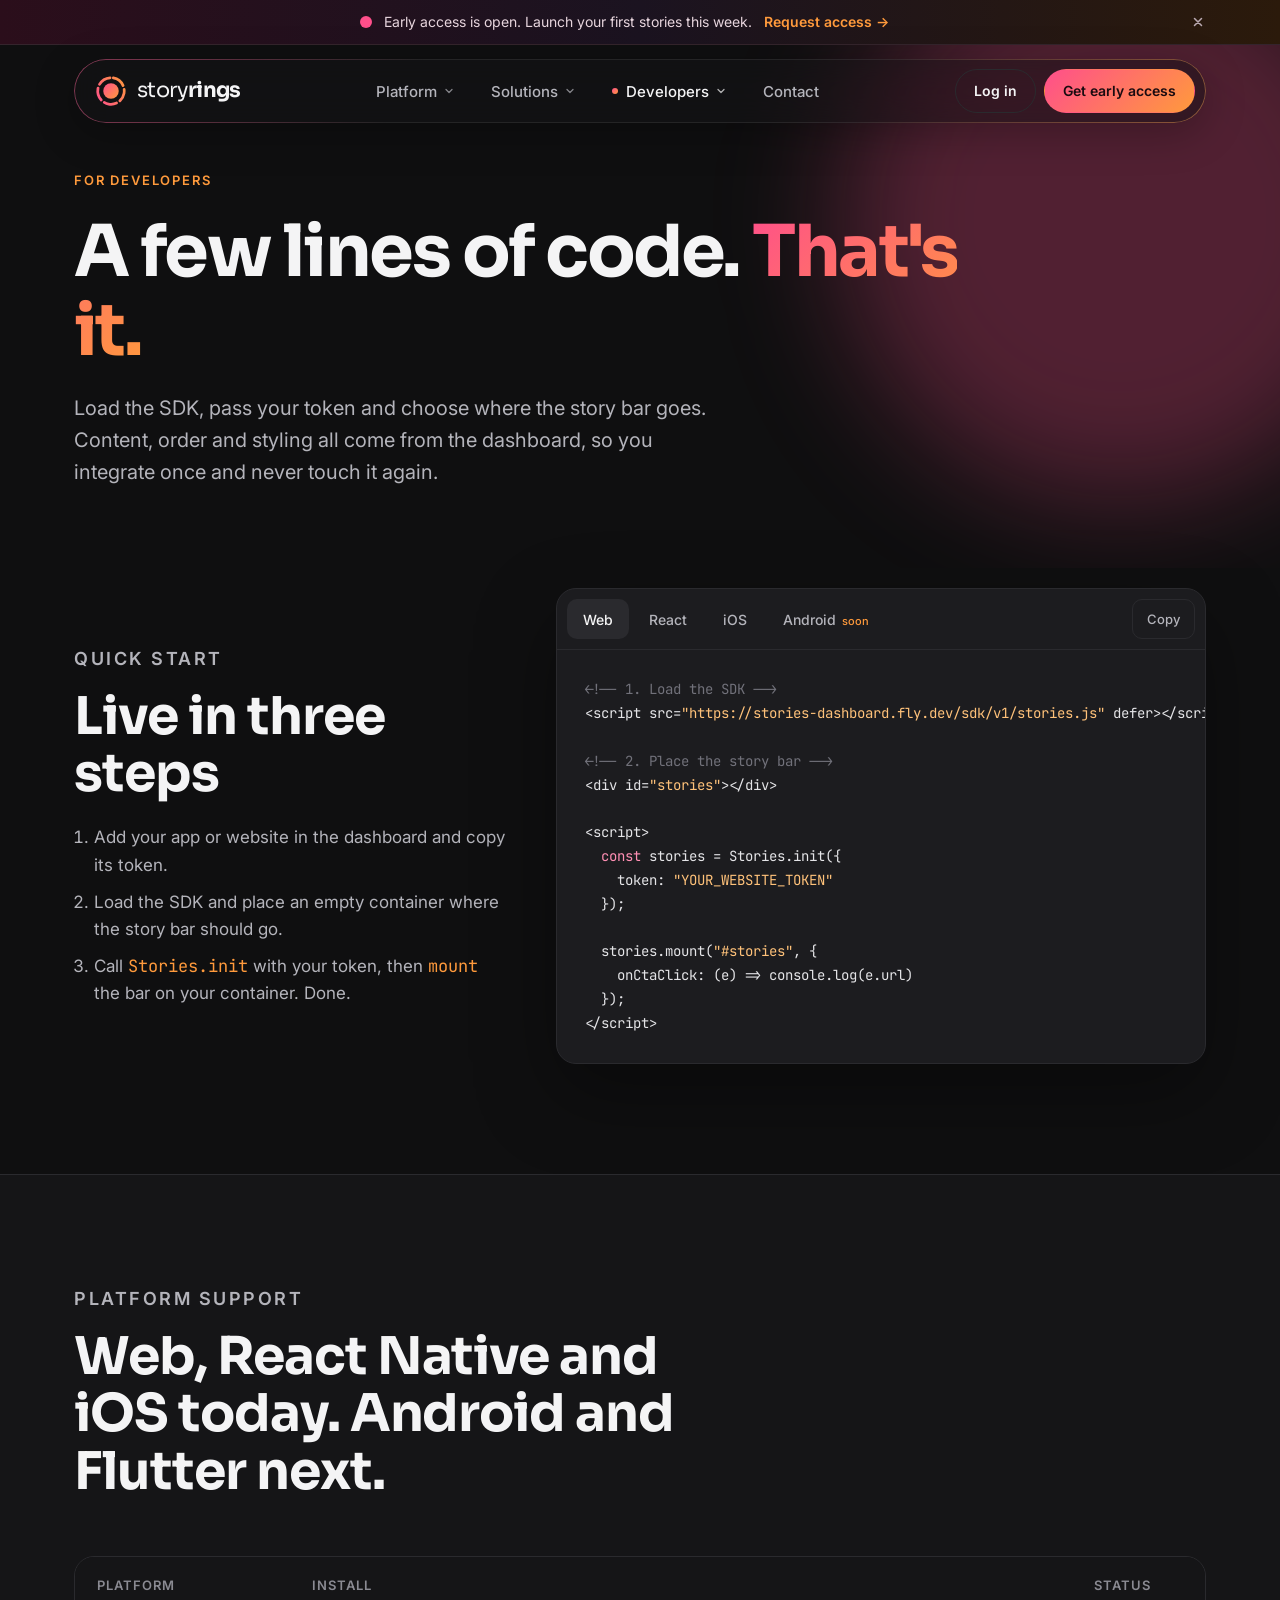
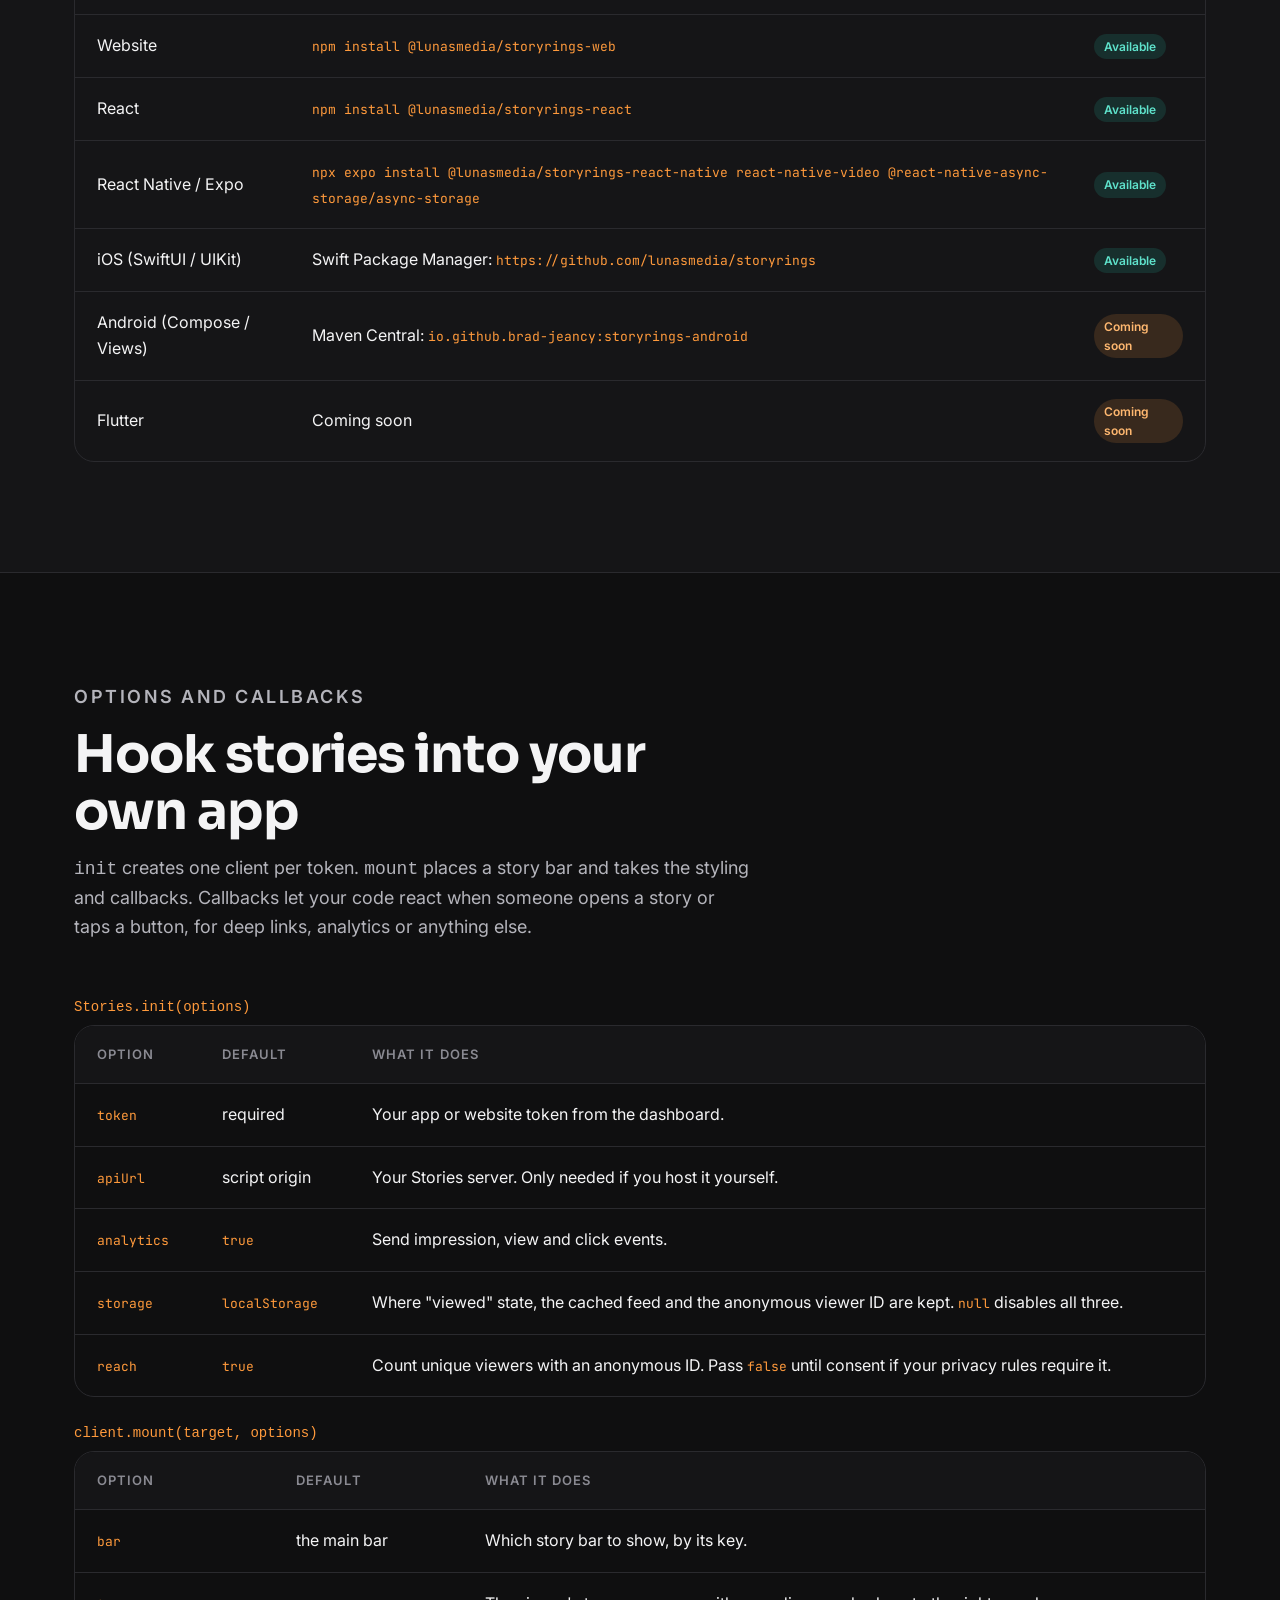
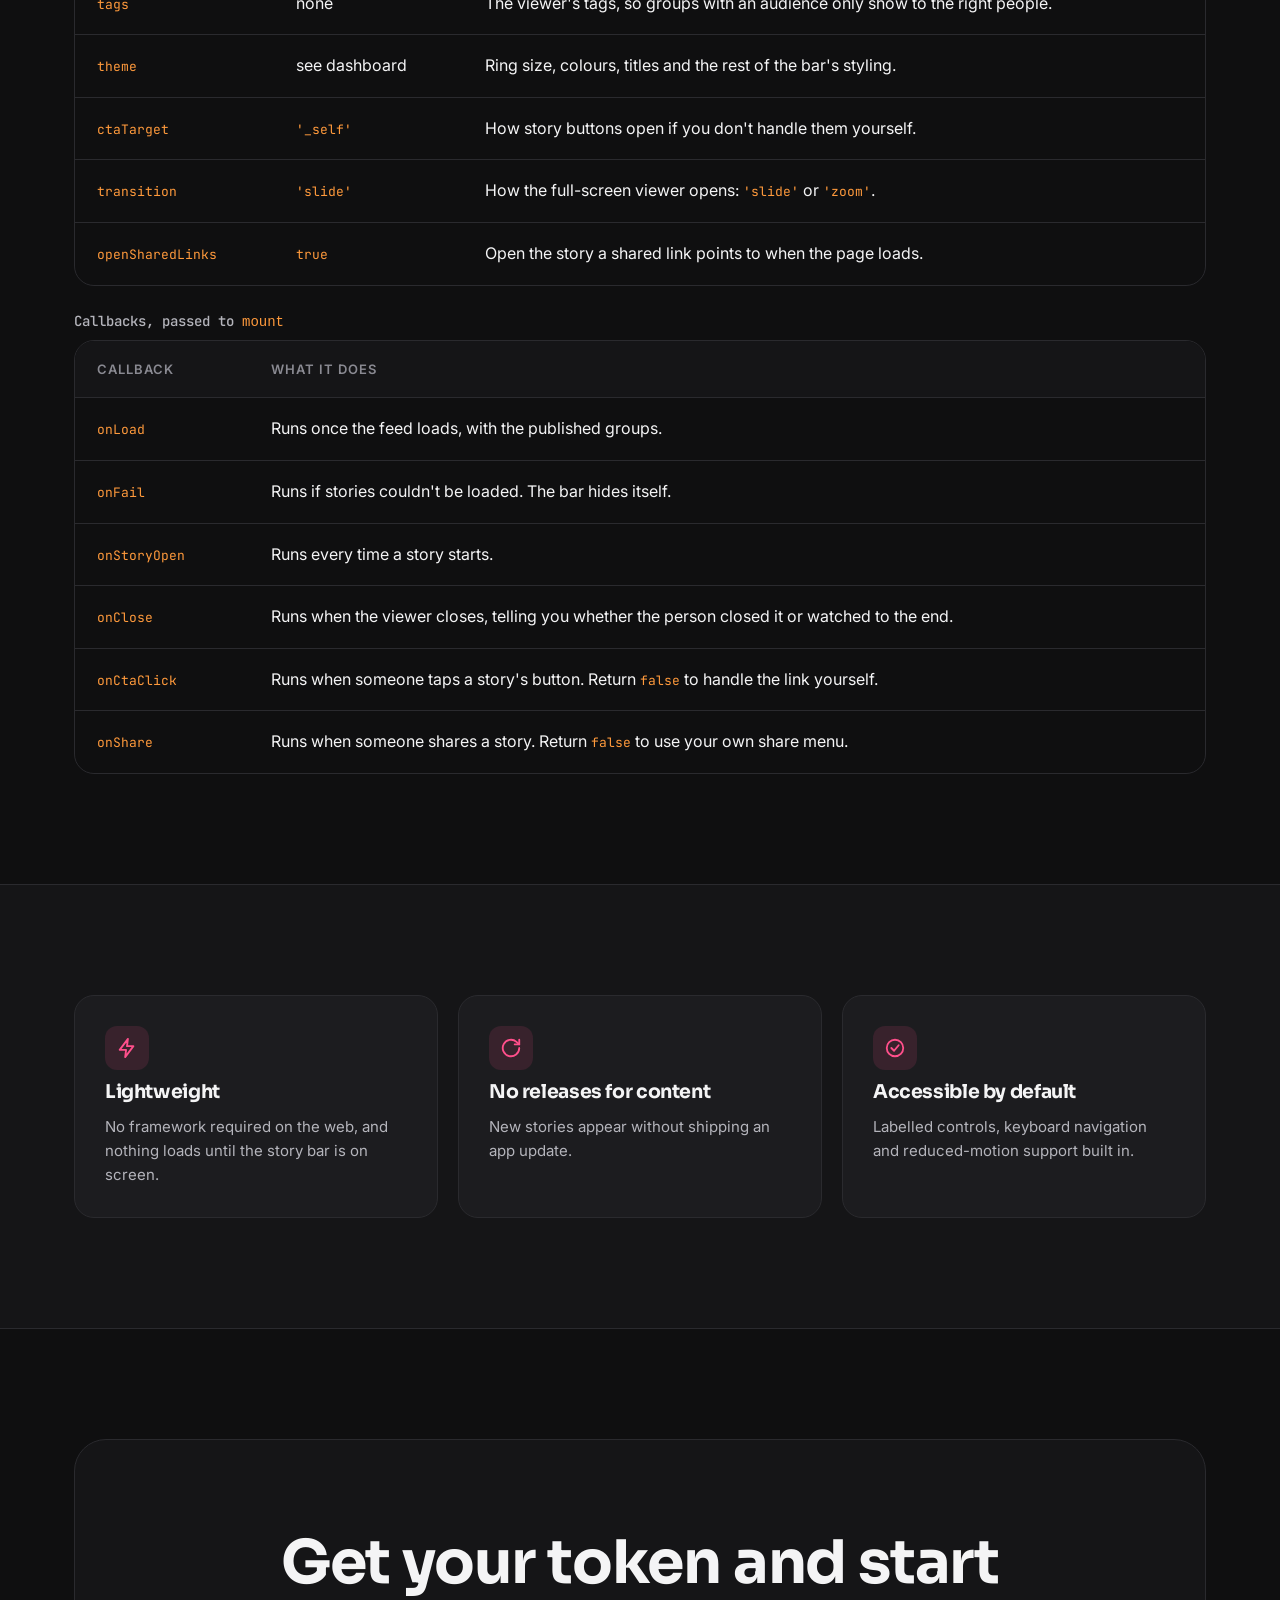
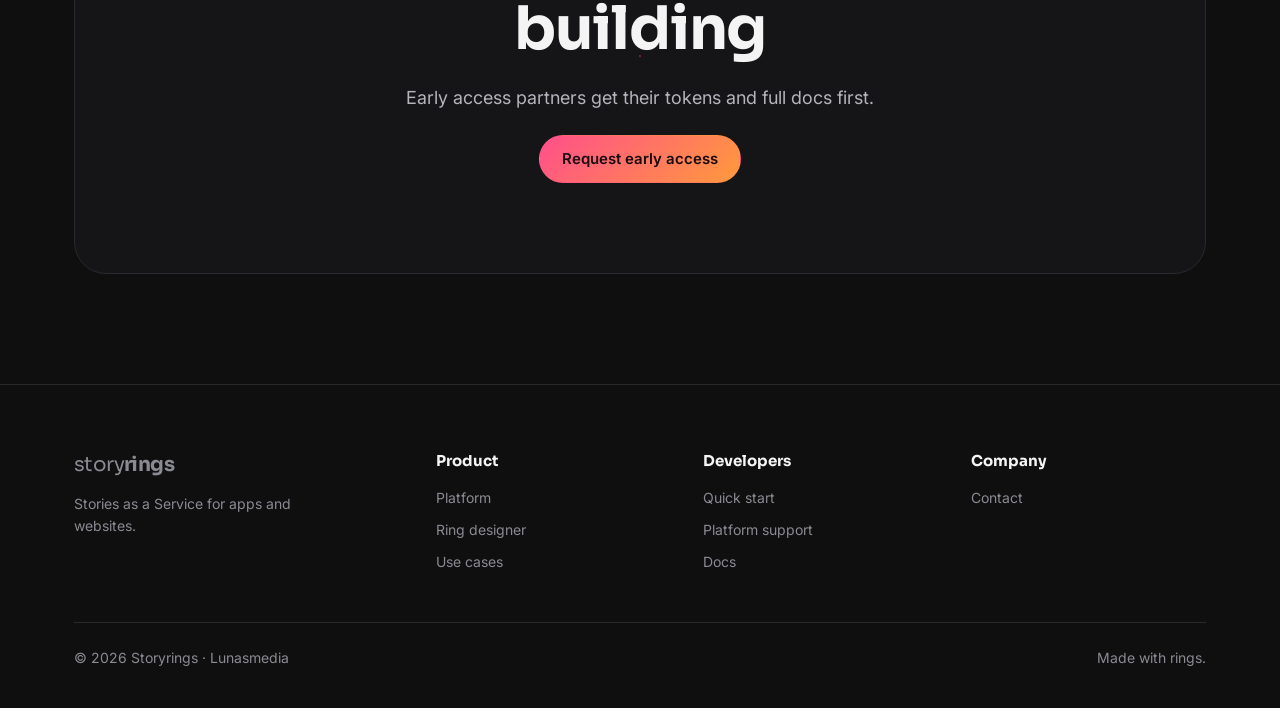
<file: developers.html>
<!doctype html>
<html lang="en">
<head>
<meta charset="utf-8">
<meta name="viewport" content="width=device-width, initial-scale=1">
<title>Developers · Storyrings</title>
<meta name="description" content="Add Storyrings to your website in a few lines of code. Quick start, platform support and SDK options.">
<link rel="icon" href="favicon.svg" type="image/svg+xml">
<link rel="preconnect" href="https://fonts.googleapis.com">
<link rel="preconnect" href="https://fonts.gstatic.com" crossorigin>
<link href="https://fonts.googleapis.com/css2?family=Sora:wght@400;600;700&family=Inter:wght@400;500;600&family=JetBrains+Mono:wght@400&display=swap" rel="stylesheet">
<link rel="stylesheet" href="styles.css">
</head>
<body>
<div class="progress" id="progress" aria-hidden="true"></div>

<header id="hdr">
  <div class="announce" id="announce">
    <div class="wrap announce-in">
      <span class="live-dot" aria-hidden="true"></span>
      <p>Early access is open. <span class="hide-sm">Launch your first stories this week.</span></p>
      <a href="contact.html">Request access →</a>
      <button class="announce-x" id="announceX" aria-label="Dismiss announcement"><svg width="14" height="14" viewBox="0 0 24 24" fill="none" stroke="currentColor" stroke-width="2.6" stroke-linecap="round"><path d="M6 6l12 12M18 6L6 18"/></svg></button>
    </div>
  </div>
  <div class="wrap">
    <div class="nav">
      <a class="logo" href="index.html" aria-label="Storyrings home">
        <svg width="32" height="32" viewBox="0 0 140 140" aria-hidden="true"><defs><linearGradient id="lg" x1="0" y1="0" x2="1" y2="1"><stop offset="0" stop-color="#FF4F8B"/><stop offset="1" stop-color="#FF9A3C"/></linearGradient></defs><circle cx="70" cy="70" r="58" fill="none" stroke="url(#lg)" stroke-width="12" stroke-linecap="round" stroke-dasharray="56 16.9" transform="rotate(-80 70 70)"/><circle cx="70" cy="70" r="34" fill="url(#lg)"/></svg>
        <span>story<b>rings</b></span>
      </a>
      <nav class="main-nav" aria-label="Main">
        <ul class="nav-links">
      <li class="has-menu">
        <button class="nav-trigger" aria-expanded="false" aria-controls="m-platform">Platform <svg class="chev" width="12" height="12" viewBox="0 0 24 24" fill="none" stroke="currentColor" stroke-width="2.6" stroke-linecap="round" stroke-linejoin="round" aria-hidden="true"><path d="M6 9l6 6 6-6"/></svg></button>
        <div class="mega" id="m-platform">
          <div class="mega-main">
            <p class="mega-label">Product</p>
            <ul class="mega-items">
            <li><a href="platform.html#viewer"><span class="mi-icon"><svg width="20" height="20" viewBox="0 0 24 24" fill="none" stroke="currentColor" stroke-width="1.9" stroke-linecap="round" stroke-linejoin="round" aria-hidden="true"><rect x="6" y="2" width="12" height="20" rx="3"/><path d="M9 6h6"/></svg></span><span class="mi-text"><b>Story viewer</b><small>Full-screen, tap-through stories</small></span></a></li>
            <li><a href="platform.html#dashboard"><span class="mi-icon"><svg width="20" height="20" viewBox="0 0 24 24" fill="none" stroke="currentColor" stroke-width="1.9" stroke-linecap="round" stroke-linejoin="round" aria-hidden="true"><rect x="3" y="3" width="7" height="7" rx="1.5"/><rect x="14" y="3" width="7" height="7" rx="1.5"/><rect x="3" y="14" width="7" height="7" rx="1.5"/><path d="M17.5 14v7M14 17.5h7"/></svg></span><span class="mi-text"><b>Dashboard</b><small>Create and publish without code</small></span></a></li>
            <li><a href="platform.html#designer"><span class="mi-icon"><svg width="20" height="20" viewBox="0 0 24 24" fill="none" stroke="currentColor" stroke-width="1.9" stroke-linecap="round" stroke-linejoin="round" aria-hidden="true"><circle cx="12" cy="12" r="9"/><circle cx="12" cy="12" r="4"/></svg></span><span class="mi-text"><b>Ring designer</b><small>Rings that are impossible to ignore</small></span></a></li>
            <li><a href="platform.html#analytics"><span class="mi-icon"><svg width="20" height="20" viewBox="0 0 24 24" fill="none" stroke="currentColor" stroke-width="1.9" stroke-linecap="round" stroke-linejoin="round" aria-hidden="true"><path d="M4 20V10M10 20V4M16 20v-7M22 20H2"/></svg></span><span class="mi-text"><b>Analytics</b><small>See what people actually watch</small></span></a></li>
            </ul>
            <a class="mega-foot" href="platform.html">Platform overview →</a>
          </div>
      <a class="mega-feature feat-rings" href="index.html#live-stories">
        <span class="feat-ringrow" aria-hidden="true"><i></i><i></i><i></i></span>
        <span class="feat-kicker">Live demo</span>
        <b>Tap a real story bar</b>
        <span>Our homepage runs on the Storyrings SDK. Try it →</span>
      </a>
        </div>
      </li>
      <li class="has-menu">
        <button class="nav-trigger" aria-expanded="false" aria-controls="m-solutions">Solutions <svg class="chev" width="12" height="12" viewBox="0 0 24 24" fill="none" stroke="currentColor" stroke-width="2.6" stroke-linecap="round" stroke-linejoin="round" aria-hidden="true"><path d="M6 9l6 6 6-6"/></svg></button>
        <div class="mega" id="m-solutions">
          <div class="mega-main">
            <p class="mega-label">By use case</p>
            <ul class="mega-items">
            <li><a href="use-cases.html#retail"><span class="mi-icon"><svg width="20" height="20" viewBox="0 0 24 24" fill="none" stroke="currentColor" stroke-width="1.9" stroke-linecap="round" stroke-linejoin="round" aria-hidden="true"><circle cx="9" cy="20" r="1.4"/><circle cx="18" cy="20" r="1.4"/><path d="M2 3h3l2.6 12.2a1.5 1.5 0 0 0 1.5 1.2h8.8a1.5 1.5 0 0 0 1.5-1.2L21 7H6"/></svg></span><span class="mi-text"><b>Retail &amp; e-commerce</b><small>Drops, sales and shoppable looks</small></span></a></li>
            <li><a href="use-cases.html#media"><span class="mi-icon"><svg width="20" height="20" viewBox="0 0 24 24" fill="none" stroke="currentColor" stroke-width="1.9" stroke-linecap="round" stroke-linejoin="round" aria-hidden="true"><path d="M8 21h8M12 17v4"/><path d="M7 4h10v5a5 5 0 0 1-10 0V4z"/><path d="M17 5h3v2a3 3 0 0 1-3 3M7 5H4v2a3 3 0 0 0 3 3"/></svg></span><span class="mi-text"><b>Media &amp; sport</b><small>Highlights fans can tap through</small></span></a></li>
            <li><a href="use-cases.html#onboarding"><span class="mi-icon"><svg width="20" height="20" viewBox="0 0 24 24" fill="none" stroke="currentColor" stroke-width="1.9" stroke-linecap="round" stroke-linejoin="round" aria-hidden="true"><path d="M5 15c-1.5 1.3-2 4.5-2 6 1.5 0 4.7-.5 6-2"/><path d="M9 15l-3-3c1.8-5 6-9 13-9 0 7-4 11.2-9 13z"/><circle cx="14.5" cy="9.5" r="1.5"/></svg></span><span class="mi-text"><b>Onboarding</b><small>Five taps instead of a tutorial</small></span></a></li>
            <li><a href="use-cases.html#announcements"><span class="mi-icon"><svg width="20" height="20" viewBox="0 0 24 24" fill="none" stroke="currentColor" stroke-width="1.9" stroke-linecap="round" stroke-linejoin="round" aria-hidden="true"><path d="M3 10v4a1 1 0 0 0 1 1h3l8 5V4L7 9H4a1 1 0 0 0-1 1z"/><path d="M19 9a4 4 0 0 1 0 6"/></svg></span><span class="mi-text"><b>Announcements</b><small>News that gets noticed</small></span></a></li>
            </ul>
            <a class="mega-foot" href="use-cases.html">All use cases →</a>
          </div>
      <a class="mega-feature feat-photo" href="use-cases.html">
        <span class="feat-kicker">Use cases</span>
        <b>One format, endless reasons to tap</b>
        <span>See how teams use stories →</span>
      </a>
        </div>
      </li>
      <li class="has-menu is-current">
        <button class="nav-trigger" aria-expanded="false" aria-controls="m-developers">Developers <svg class="chev" width="12" height="12" viewBox="0 0 24 24" fill="none" stroke="currentColor" stroke-width="2.6" stroke-linecap="round" stroke-linejoin="round" aria-hidden="true"><path d="M6 9l6 6 6-6"/></svg></button>
        <div class="mega" id="m-developers">
          <div class="mega-main">
            <p class="mega-label">Build</p>
            <ul class="mega-items">
            <li><a href="developers.html#quick-start"><span class="mi-icon"><svg width="20" height="20" viewBox="0 0 24 24" fill="none" stroke="currentColor" stroke-width="1.9" stroke-linecap="round" stroke-linejoin="round" aria-hidden="true"><path d="M13 2L4 14h7l-1 8 9-12h-7l1-8z"/></svg></span><span class="mi-text"><b>Quick start</b><small>Live in a few lines of code</small></span></a></li>
            <li><a href="developers.html#platforms"><span class="mi-icon"><svg width="20" height="20" viewBox="0 0 24 24" fill="none" stroke="currentColor" stroke-width="1.9" stroke-linecap="round" stroke-linejoin="round" aria-hidden="true"><rect x="2" y="4" width="14" height="10" rx="2"/><rect x="17" y="8" width="5" height="12" rx="1.5"/><path d="M6 18h6"/></svg></span><span class="mi-text"><b>Platform support</b><small>Web, React Native and iOS today</small></span></a></li>
            <li><a href="developers.html#options"><span class="mi-icon"><svg width="20" height="20" viewBox="0 0 24 24" fill="none" stroke="currentColor" stroke-width="1.9" stroke-linecap="round" stroke-linejoin="round" aria-hidden="true"><path d="M8 7l-5 5 5 5M16 7l5 5-5 5"/></svg></span><span class="mi-text"><b>Options &amp; callbacks</b><small>Hook stories into your app</small></span></a></li>
            <li><a href="contact.html"><span class="mi-icon"><svg width="20" height="20" viewBox="0 0 24 24" fill="none" stroke="currentColor" stroke-width="1.9" stroke-linecap="round" stroke-linejoin="round" aria-hidden="true"><circle cx="8" cy="15" r="4"/><path d="M11 12l9-9M17 6l3 3M15 8l2 2"/></svg></span><span class="mi-text"><b>Get your token</b><small>Join early access</small></span></a></li>
            </ul>
            <a class="mega-foot" href="developers.html">Developer overview →</a>
          </div>
      <a class="mega-feature feat-code" href="developers.html#quick-start">
        <span class="feat-kicker">Quick start</span>
        <code><span class="c-k">Stories</span>.init({ token })<br>&nbsp;&nbsp;.mount(<span class="c-s">'#stories'</span>);</code>
        <span>That's the whole integration →</span>
      </a>
        </div>
      </li>
      <li><a class="nav-plain" href="contact.html">Contact</a></li>
        </ul>
      </nav>
      <div class="nav-actions">
        <a class="btn btn-ghost btn-sm" href="https://stories-dashboard.fly.dev">Log in</a>
        <a class="btn btn-primary btn-sm" href="contact.html">Get early access</a>
        <button class="menu-btn" id="menuBtn" aria-expanded="false" aria-controls="mobileMenu" aria-label="Open menu"><svg width="22" height="22" viewBox="0 0 24 24" fill="none" stroke="currentColor" stroke-width="2" stroke-linecap="round" aria-hidden="true"><path d="M4 7h16M4 12h16M4 17h16"/></svg></button>
      </div>
    </div>
    <nav class="mobile-menu" id="mobileMenu" aria-label="Mobile">
      <div class="mobile-inner">
      <details><summary>Platform<svg class="chev" width="12" height="12" viewBox="0 0 24 24" fill="none" stroke="currentColor" stroke-width="2.6" stroke-linecap="round" stroke-linejoin="round" aria-hidden="true"><path d="M6 9l6 6 6-6"/></svg></summary><ul><li><a href="platform.html#viewer"><svg width="18" height="18" viewBox="0 0 24 24" fill="none" stroke="currentColor" stroke-width="1.9" stroke-linecap="round" stroke-linejoin="round" aria-hidden="true"><rect x="6" y="2" width="12" height="20" rx="3"/><path d="M9 6h6"/></svg>Story viewer</a></li><li><a href="platform.html#dashboard"><svg width="18" height="18" viewBox="0 0 24 24" fill="none" stroke="currentColor" stroke-width="1.9" stroke-linecap="round" stroke-linejoin="round" aria-hidden="true"><rect x="3" y="3" width="7" height="7" rx="1.5"/><rect x="14" y="3" width="7" height="7" rx="1.5"/><rect x="3" y="14" width="7" height="7" rx="1.5"/><path d="M17.5 14v7M14 17.5h7"/></svg>Dashboard</a></li><li><a href="platform.html#designer"><svg width="18" height="18" viewBox="0 0 24 24" fill="none" stroke="currentColor" stroke-width="1.9" stroke-linecap="round" stroke-linejoin="round" aria-hidden="true"><circle cx="12" cy="12" r="9"/><circle cx="12" cy="12" r="4"/></svg>Ring designer</a></li><li><a href="platform.html#analytics"><svg width="18" height="18" viewBox="0 0 24 24" fill="none" stroke="currentColor" stroke-width="1.9" stroke-linecap="round" stroke-linejoin="round" aria-hidden="true"><path d="M4 20V10M10 20V4M16 20v-7M22 20H2"/></svg>Analytics</a></li><li><a href="platform.html">Platform overview →</a></li></ul></details>
      <details><summary>Solutions<svg class="chev" width="12" height="12" viewBox="0 0 24 24" fill="none" stroke="currentColor" stroke-width="2.6" stroke-linecap="round" stroke-linejoin="round" aria-hidden="true"><path d="M6 9l6 6 6-6"/></svg></summary><ul><li><a href="use-cases.html#retail"><svg width="18" height="18" viewBox="0 0 24 24" fill="none" stroke="currentColor" stroke-width="1.9" stroke-linecap="round" stroke-linejoin="round" aria-hidden="true"><circle cx="9" cy="20" r="1.4"/><circle cx="18" cy="20" r="1.4"/><path d="M2 3h3l2.6 12.2a1.5 1.5 0 0 0 1.5 1.2h8.8a1.5 1.5 0 0 0 1.5-1.2L21 7H6"/></svg>Retail &amp; e-commerce</a></li><li><a href="use-cases.html#media"><svg width="18" height="18" viewBox="0 0 24 24" fill="none" stroke="currentColor" stroke-width="1.9" stroke-linecap="round" stroke-linejoin="round" aria-hidden="true"><path d="M8 21h8M12 17v4"/><path d="M7 4h10v5a5 5 0 0 1-10 0V4z"/><path d="M17 5h3v2a3 3 0 0 1-3 3M7 5H4v2a3 3 0 0 0 3 3"/></svg>Media &amp; sport</a></li><li><a href="use-cases.html#onboarding"><svg width="18" height="18" viewBox="0 0 24 24" fill="none" stroke="currentColor" stroke-width="1.9" stroke-linecap="round" stroke-linejoin="round" aria-hidden="true"><path d="M5 15c-1.5 1.3-2 4.5-2 6 1.5 0 4.7-.5 6-2"/><path d="M9 15l-3-3c1.8-5 6-9 13-9 0 7-4 11.2-9 13z"/><circle cx="14.5" cy="9.5" r="1.5"/></svg>Onboarding</a></li><li><a href="use-cases.html#announcements"><svg width="18" height="18" viewBox="0 0 24 24" fill="none" stroke="currentColor" stroke-width="1.9" stroke-linecap="round" stroke-linejoin="round" aria-hidden="true"><path d="M3 10v4a1 1 0 0 0 1 1h3l8 5V4L7 9H4a1 1 0 0 0-1 1z"/><path d="M19 9a4 4 0 0 1 0 6"/></svg>Announcements</a></li><li><a href="use-cases.html">All use cases →</a></li></ul></details>
      <details open><summary>Developers<svg class="chev" width="12" height="12" viewBox="0 0 24 24" fill="none" stroke="currentColor" stroke-width="2.6" stroke-linecap="round" stroke-linejoin="round" aria-hidden="true"><path d="M6 9l6 6 6-6"/></svg></summary><ul><li><a href="developers.html#quick-start"><svg width="18" height="18" viewBox="0 0 24 24" fill="none" stroke="currentColor" stroke-width="1.9" stroke-linecap="round" stroke-linejoin="round" aria-hidden="true"><path d="M13 2L4 14h7l-1 8 9-12h-7l1-8z"/></svg>Quick start</a></li><li><a href="developers.html#platforms"><svg width="18" height="18" viewBox="0 0 24 24" fill="none" stroke="currentColor" stroke-width="1.9" stroke-linecap="round" stroke-linejoin="round" aria-hidden="true"><rect x="2" y="4" width="14" height="10" rx="2"/><rect x="17" y="8" width="5" height="12" rx="1.5"/><path d="M6 18h6"/></svg>Platform support</a></li><li><a href="developers.html#options"><svg width="18" height="18" viewBox="0 0 24 24" fill="none" stroke="currentColor" stroke-width="1.9" stroke-linecap="round" stroke-linejoin="round" aria-hidden="true"><path d="M8 7l-5 5 5 5M16 7l5 5-5 5"/></svg>Options &amp; callbacks</a></li><li><a href="contact.html"><svg width="18" height="18" viewBox="0 0 24 24" fill="none" stroke="currentColor" stroke-width="1.9" stroke-linecap="round" stroke-linejoin="round" aria-hidden="true"><circle cx="8" cy="15" r="4"/><path d="M11 12l9-9M17 6l3 3M15 8l2 2"/></svg>Get your token</a></li><li><a href="developers.html">Developer overview →</a></li></ul></details>
      <a class="mobile-plain" href="contact.html">Contact</a>
      <div class="mobile-actions"><a class="btn btn-ghost" href="https://stories-dashboard.fly.dev">Log in</a><a class="btn btn-primary" href="contact.html">Get early access</a></div>
      </div>
    </nav>
  </div>
</header>

<main>

<section class="page-hero">
  <div class="orb a" data-depth="30" aria-hidden="true"></div>
  <div class="wrap">
    <p class="eyebrow reveal">For developers</p>
    <h1 class="reveal" style="--d:.08s">A few lines of code. <span class="grad-text">That's it.</span></h1>
    <p class="lede reveal" style="--d:.16s">Load the SDK, pass your token and choose where the story bar goes. Content, order and styling all come from the dashboard, so you integrate once and never touch it again.</p>
  </div>
</section>

<section id="quick-start" style="padding-top:20px">
  <div class="wrap code-grid">
    <div class="section-head reveal" style="margin:0">
      <p class="eyebrow">Quick start</p>
      <h2>Live in three steps</h2>
      <ol style="color:var(--muted);font-size:17px;padding-left:20px;display:flex;flex-direction:column;gap:10px;margin:8px 0 0">
        <li>Add your app or website in the dashboard and copy its token.</li>
        <li>Load the SDK and place an empty container where the story bar should go.</li>
        <li>Call <code style="color:var(--orange);font-family:'JetBrains Mono',monospace">Stories.init</code> with your token, then <code style="color:var(--orange);font-family:'JetBrains Mono',monospace">mount</code> the bar on your container. Done.</li>
      </ol>
    </div>
    <div class="code-card reveal" style="--d:.1s">
      <div class="code-top">
        <div class="tabs" role="tablist" aria-label="Code examples">
          <button class="tab" role="tab" aria-selected="true" aria-controls="codePane" data-k="web">Web</button>
          <button class="tab" role="tab" aria-selected="false" aria-controls="codePane" data-k="react" tabindex="-1">React</button>
          <button class="tab" role="tab" aria-selected="false" aria-controls="codePane" data-k="ios" tabindex="-1">iOS</button>
          <button class="tab" role="tab" aria-selected="false" aria-controls="codePane" data-k="android" tabindex="-1">Android<small>soon</small></button>
        </div>
        <button class="copy-btn" id="copyBtn">Copy</button>
      </div>
      <pre role="tabpanel" id="codePane"></pre>
    </div>
  </div>
</section>

<section id="platforms" class="alt">
  <div class="wrap">
    <div class="section-head reveal">
      <p class="eyebrow">Platform support</p>
      <h2>Web, React Native and iOS today. Android and Flutter next.</h2>
    </div>
    <div class="table-wrap reveal">
      <table>
        <thead><tr><th scope="col">Platform</th><th scope="col">Install</th><th scope="col">Status</th></tr></thead>
        <tbody>
          <tr><td>Website</td><td><code>npm install @lunasmedia/storyrings-web</code></td><td><span class="pill ok">Available</span></td></tr>
          <tr><td>React</td><td><code>npm install @lunasmedia/storyrings-react</code></td><td><span class="pill ok">Available</span></td></tr>
          <tr><td>React Native / Expo</td><td><code>npx expo install @lunasmedia/storyrings-react-native react-native-video @react-native-async-storage/async-storage</code></td><td><span class="pill ok">Available</span></td></tr>
          <tr><td>iOS (SwiftUI / UIKit)</td><td>Swift Package Manager: <code>https://github.com/lunasmedia/storyrings</code></td><td><span class="pill ok">Available</span></td></tr>
          <tr><td>Android (Compose / Views)</td><td>Maven Central: <code>io.github.brad-jeancy:storyrings-android</code></td><td><span class="pill soon">Coming soon</span></td></tr>
          <tr><td>Flutter</td><td>Coming soon</td><td><span class="pill soon">Coming soon</span></td></tr>
        </tbody>
      </table>
    </div>
  </div>
</section>

<section id="options">
  <div class="wrap">
    <div class="section-head reveal">
      <p class="eyebrow">Options and callbacks</p>
      <h2>Hook stories into your own app</h2>
      <p><code>init</code> creates one client per token. <code>mount</code> places a story bar and takes the styling and callbacks. Callbacks let your code react when someone opens a story or taps a button, for deep links, analytics or anything else.</p>
    </div>
    <p class="table-label reveal" id="tbl-init"><code>Stories.init(options)</code></p>
    <div class="table-wrap reveal">
      <table aria-labelledby="tbl-init">
        <thead><tr><th scope="col">Option</th><th scope="col">Default</th><th scope="col">What it does</th></tr></thead>
        <tbody>
          <tr><td><code>token</code></td><td>required</td><td>Your app or website token from the dashboard.</td></tr>
          <tr><td><code>apiUrl</code></td><td>script origin</td><td>Your Stories server. Only needed if you host it yourself.</td></tr>
          <tr><td><code>analytics</code></td><td><code>true</code></td><td>Send impression, view and click events.</td></tr>
          <tr><td><code>storage</code></td><td><code>localStorage</code></td><td>Where "viewed" state, the cached feed and the anonymous viewer ID are kept. <code>null</code> disables all three.</td></tr>
          <tr><td><code>reach</code></td><td><code>true</code></td><td>Count unique viewers with an anonymous ID. Pass <code>false</code> until consent if your privacy rules require it.</td></tr>
        </tbody>
      </table>
    </div>
    <p class="table-label reveal" id="tbl-mount"><code>client.mount(target, options)</code></p>
    <div class="table-wrap reveal">
      <table aria-labelledby="tbl-mount">
        <thead><tr><th scope="col">Option</th><th scope="col">Default</th><th scope="col">What it does</th></tr></thead>
        <tbody>
          <tr><td><code>bar</code></td><td>the main bar</td><td>Which story bar to show, by its key.</td></tr>
          <tr><td><code>tags</code></td><td>none</td><td>The viewer's tags, so groups with an audience only show to the right people.</td></tr>
          <tr><td><code>theme</code></td><td>see dashboard</td><td>Ring size, colours, titles and the rest of the bar's styling.</td></tr>
          <tr><td><code>ctaTarget</code></td><td><code>'_self'</code></td><td>How story buttons open if you don't handle them yourself.</td></tr>
          <tr><td><code>transition</code></td><td><code>'slide'</code></td><td>How the full-screen viewer opens: <code>'slide'</code> or <code>'zoom'</code>.</td></tr>
          <tr><td><code>openSharedLinks</code></td><td><code>true</code></td><td>Open the story a shared link points to when the page loads.</td></tr>
        </tbody>
      </table>
    </div>
    <p class="table-label reveal" id="tbl-cb">Callbacks, passed to <code>mount</code></p>
    <div class="table-wrap reveal">
      <table aria-labelledby="tbl-cb">
        <thead><tr><th scope="col">Callback</th><th scope="col">What it does</th></tr></thead>
        <tbody>
          <tr><td><code>onLoad</code></td><td>Runs once the feed loads, with the published groups.</td></tr>
          <tr><td><code>onFail</code></td><td>Runs if stories couldn't be loaded. The bar hides itself.</td></tr>
          <tr><td><code>onStoryOpen</code></td><td>Runs every time a story starts.</td></tr>
          <tr><td><code>onClose</code></td><td>Runs when the viewer closes, telling you whether the person closed it or watched to the end.</td></tr>
          <tr><td><code>onCtaClick</code></td><td>Runs when someone taps a story's button. Return <code>false</code> to handle the link yourself.</td></tr>
          <tr><td><code>onShare</code></td><td>Runs when someone shares a story. Return <code>false</code> to use your own share menu.</td></tr>
        </tbody>
      </table>
    </div>
  </div>
</section>

<section class="alt">
  <div class="wrap">
    <div class="features">
      <div class="feature reveal"><div class="icon"><svg width="22" height="22" viewBox="0 0 24 24" fill="none" stroke="currentColor" stroke-width="2" stroke-linecap="round" stroke-linejoin="round" aria-hidden="true"><path d="M13 2L4 14h7l-1 8 9-12h-7l1-8z"/></svg></div><h3>Lightweight</h3><p>No framework required on the web, and nothing loads until the story bar is on screen.</p></div>
      <div class="feature reveal" style="--d:.08s"><div class="icon"><svg width="22" height="22" viewBox="0 0 24 24" fill="none" stroke="currentColor" stroke-width="2" stroke-linecap="round" stroke-linejoin="round" aria-hidden="true"><path d="M21 12a9 9 0 1 1-3-6.7L21 8"/><path d="M21 3v5h-5"/></svg></div><h3>No releases for content</h3><p>New stories appear without shipping an app update.</p></div>
      <div class="feature reveal" style="--d:.16s"><div class="icon"><svg width="22" height="22" viewBox="0 0 24 24" fill="none" stroke="currentColor" stroke-width="2" stroke-linecap="round" stroke-linejoin="round" aria-hidden="true"><circle cx="12" cy="12" r="9"/><path d="M8 12l3 3 5-6"/></svg></div><h3>Accessible by default</h3><p>Labelled controls, keyboard navigation and reduced-motion support built in.</p></div>
    </div>
  </div>
</section>

<section>
  <div class="wrap">
    <div class="cta reveal">
      <div class="cta-rings" aria-hidden="true"><i></i><i style="animation-delay:-2s"></i><i style="animation-delay:-4s"></i></div>
      <h2>Get your token and start building</h2>
      <p>Early access partners get their tokens and full docs first.</p>
      <a class="btn btn-primary" href="contact.html">Request early access</a>
    </div>
  </div>
</section>

</main>

<footer>
  <div class="wrap">
    <div class="foot-grid">
      <div><a class="logo" href="index.html" style="font-size:20px"><span>story<b>rings</b></span></a><p style="margin-top:12px;max-width:280px">Stories as a Service for apps and websites.</p></div>
      <div><h4>Product</h4><ul><li><a href="platform.html">Platform</a></li><li><a href="platform.html#designer">Ring designer</a></li><li><a href="use-cases.html">Use cases</a></li></ul></div>
      <div><h4>Developers</h4><ul><li><a href="developers.html">Quick start</a></li><li><a href="developers.html#platforms">Platform support</a></li><li><a href="https://github.com/lunasmedia/storyrings/tree/main/docs">Docs</a></li></ul></div>
      <div><h4>Company</h4><ul><li><a href="contact.html">Contact</a></li></ul></div>
    </div>
    <div class="foot-bottom"><p>© <span id="yr"></span> Storyrings · Lunasmedia</p><p>Made with rings.</p></div>
  </div>
</footer>

<script src="main.js"></script>
</body>
</html>
</file>
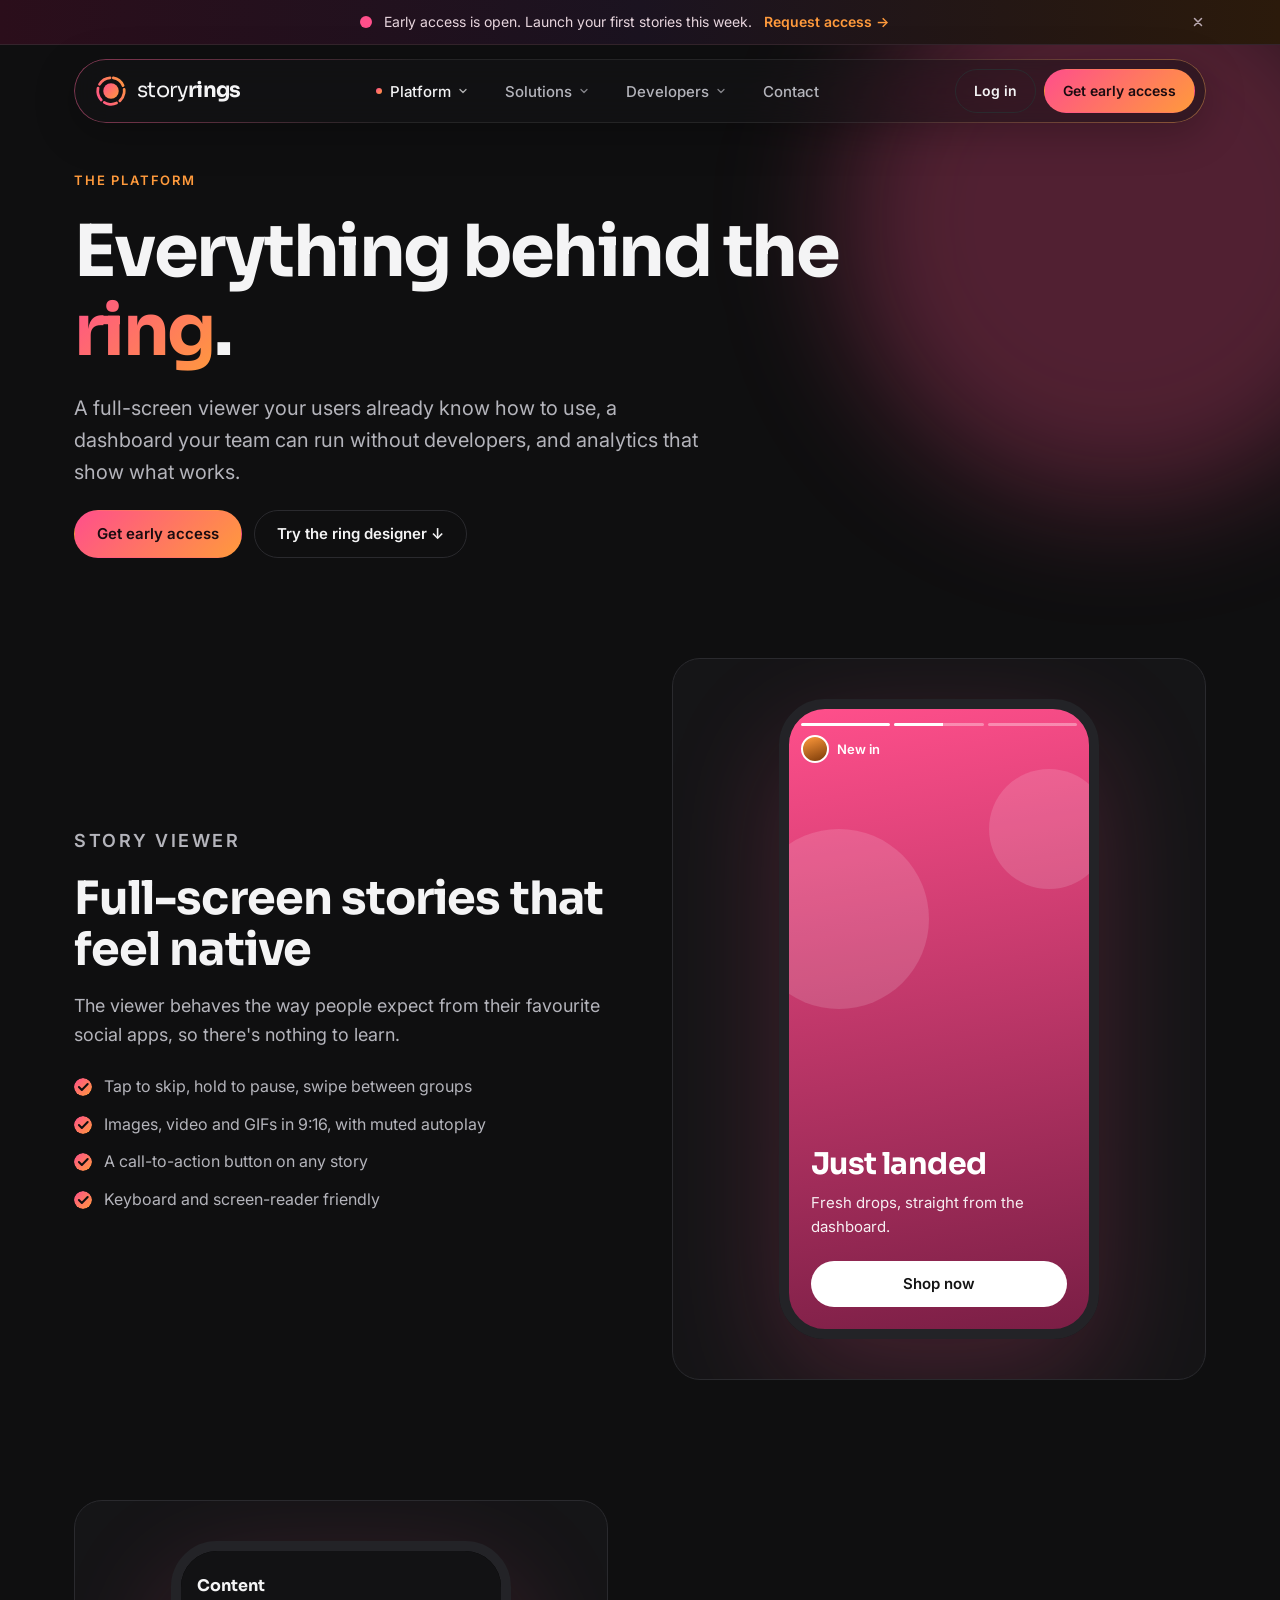
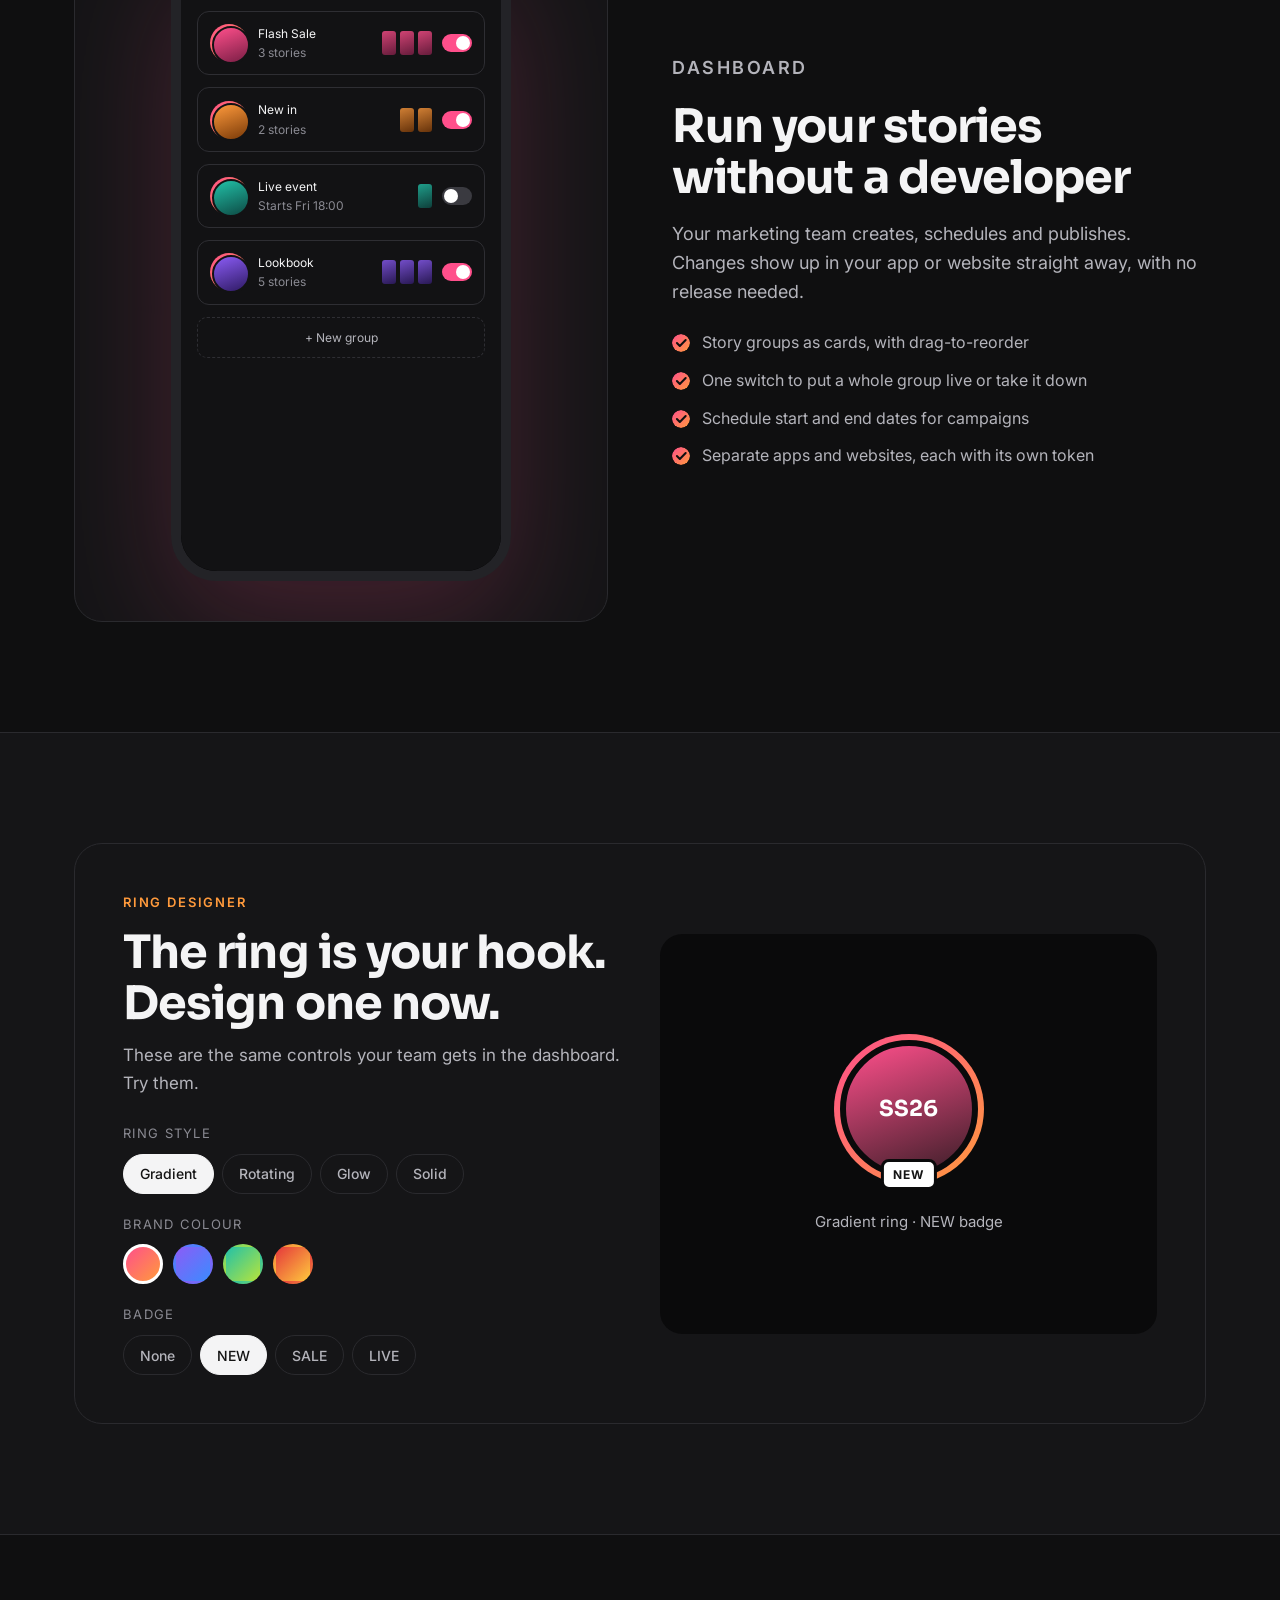
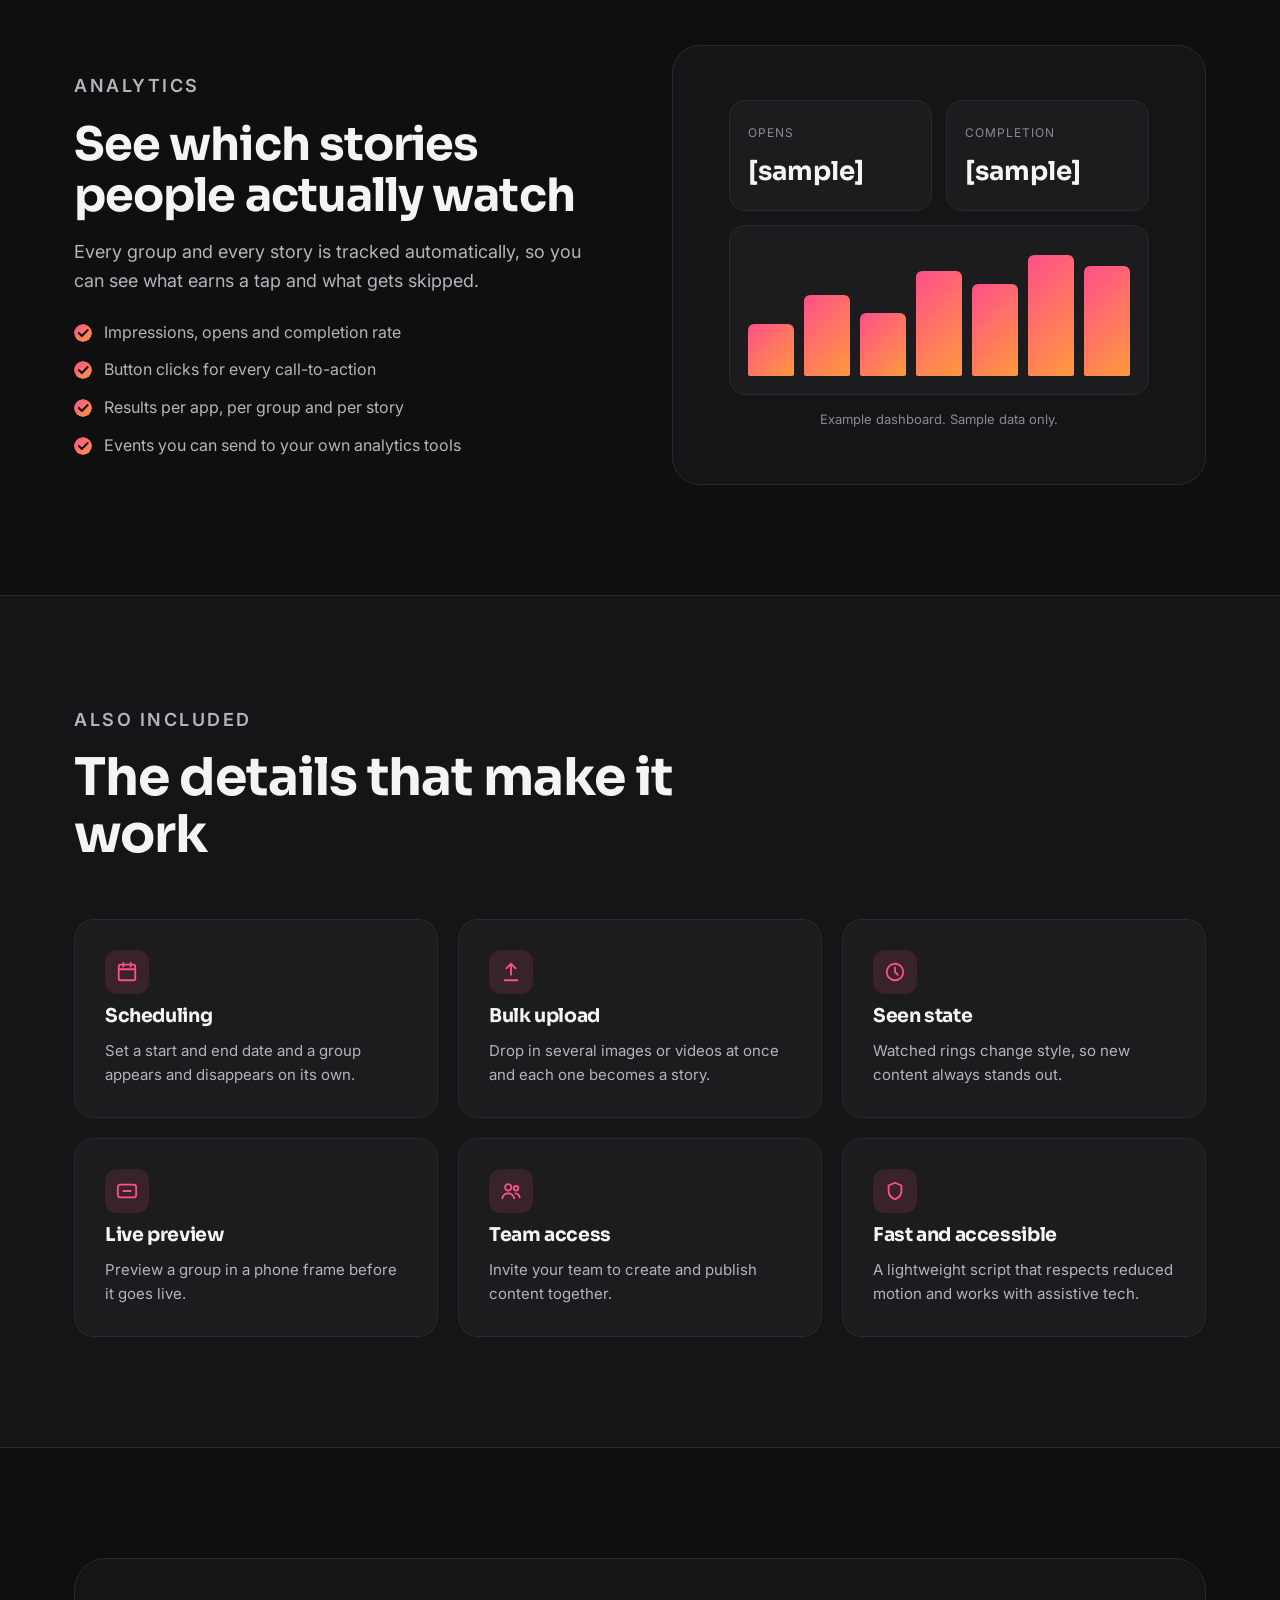
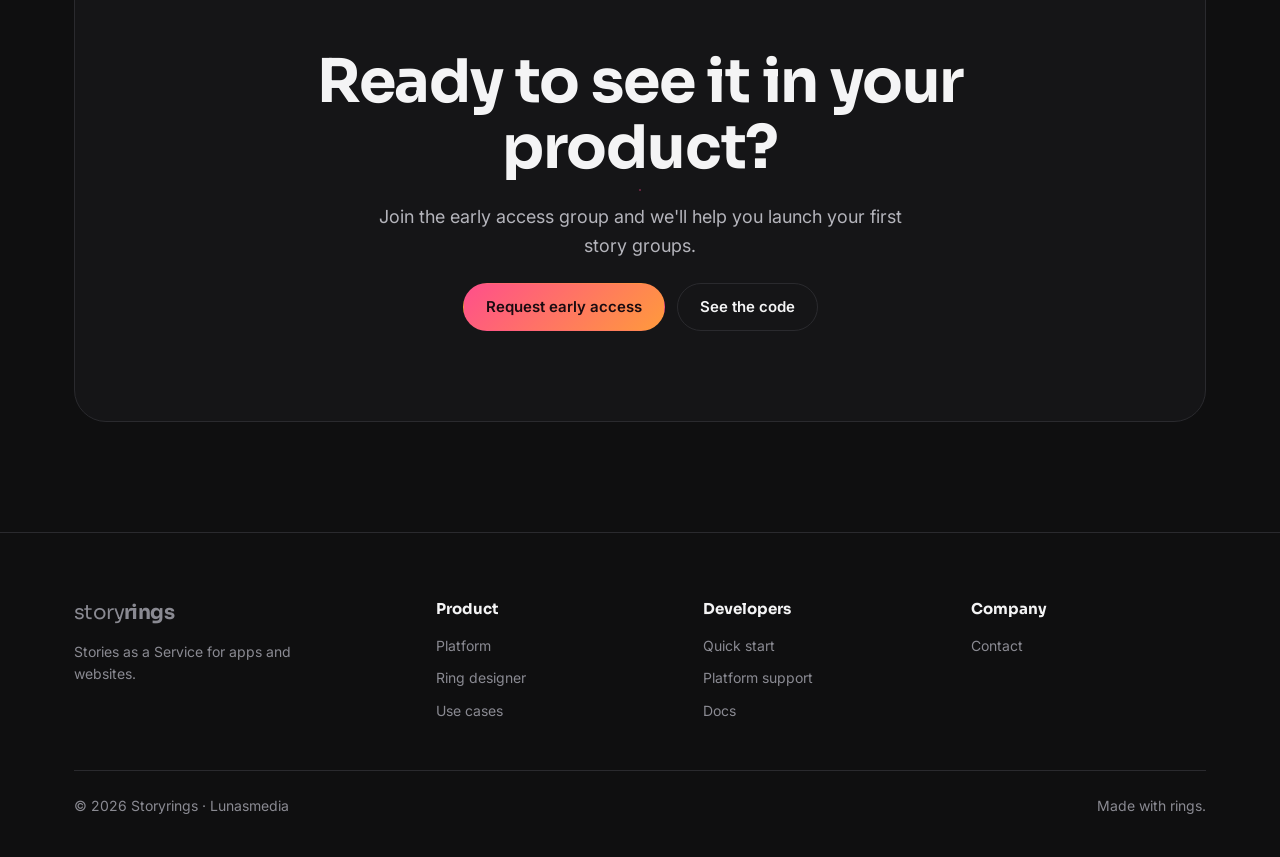
<file: platform.html>
<!doctype html>
<html lang="en">
<head>
<meta charset="utf-8">
<meta name="viewport" content="width=device-width, initial-scale=1">
<title>Platform · Storyrings</title>
<meta name="description" content="The Storyrings platform: a full-screen story viewer, a simple dashboard, a ring designer and built-in analytics.">
<link rel="icon" href="favicon.svg" type="image/svg+xml">
<link rel="preconnect" href="https://fonts.googleapis.com">
<link rel="preconnect" href="https://fonts.gstatic.com" crossorigin>
<link href="https://fonts.googleapis.com/css2?family=Sora:wght@400;600;700&family=Inter:wght@400;500;600&family=JetBrains+Mono:wght@400&display=swap" rel="stylesheet">
<link rel="stylesheet" href="styles.css">
</head>
<body>
<div class="progress" id="progress" aria-hidden="true"></div>

<header id="hdr">
  <div class="announce" id="announce">
    <div class="wrap announce-in">
      <span class="live-dot" aria-hidden="true"></span>
      <p>Early access is open. <span class="hide-sm">Launch your first stories this week.</span></p>
      <a href="contact.html">Request access →</a>
      <button class="announce-x" id="announceX" aria-label="Dismiss announcement"><svg width="14" height="14" viewBox="0 0 24 24" fill="none" stroke="currentColor" stroke-width="2.6" stroke-linecap="round"><path d="M6 6l12 12M18 6L6 18"/></svg></button>
    </div>
  </div>
  <div class="wrap">
    <div class="nav">
      <a class="logo" href="index.html" aria-label="Storyrings home">
        <svg width="32" height="32" viewBox="0 0 140 140" aria-hidden="true"><defs><linearGradient id="lg" x1="0" y1="0" x2="1" y2="1"><stop offset="0" stop-color="#FF4F8B"/><stop offset="1" stop-color="#FF9A3C"/></linearGradient></defs><circle cx="70" cy="70" r="58" fill="none" stroke="url(#lg)" stroke-width="12" stroke-linecap="round" stroke-dasharray="56 16.9" transform="rotate(-80 70 70)"/><circle cx="70" cy="70" r="34" fill="url(#lg)"/></svg>
        <span>story<b>rings</b></span>
      </a>
      <nav class="main-nav" aria-label="Main">
        <ul class="nav-links">
      <li class="has-menu is-current">
        <button class="nav-trigger" aria-expanded="false" aria-controls="m-platform">Platform <svg class="chev" width="12" height="12" viewBox="0 0 24 24" fill="none" stroke="currentColor" stroke-width="2.6" stroke-linecap="round" stroke-linejoin="round" aria-hidden="true"><path d="M6 9l6 6 6-6"/></svg></button>
        <div class="mega" id="m-platform">
          <div class="mega-main">
            <p class="mega-label">Product</p>
            <ul class="mega-items">
            <li><a href="platform.html#viewer"><span class="mi-icon"><svg width="20" height="20" viewBox="0 0 24 24" fill="none" stroke="currentColor" stroke-width="1.9" stroke-linecap="round" stroke-linejoin="round" aria-hidden="true"><rect x="6" y="2" width="12" height="20" rx="3"/><path d="M9 6h6"/></svg></span><span class="mi-text"><b>Story viewer</b><small>Full-screen, tap-through stories</small></span></a></li>
            <li><a href="platform.html#dashboard"><span class="mi-icon"><svg width="20" height="20" viewBox="0 0 24 24" fill="none" stroke="currentColor" stroke-width="1.9" stroke-linecap="round" stroke-linejoin="round" aria-hidden="true"><rect x="3" y="3" width="7" height="7" rx="1.5"/><rect x="14" y="3" width="7" height="7" rx="1.5"/><rect x="3" y="14" width="7" height="7" rx="1.5"/><path d="M17.5 14v7M14 17.5h7"/></svg></span><span class="mi-text"><b>Dashboard</b><small>Create and publish without code</small></span></a></li>
            <li><a href="platform.html#designer"><span class="mi-icon"><svg width="20" height="20" viewBox="0 0 24 24" fill="none" stroke="currentColor" stroke-width="1.9" stroke-linecap="round" stroke-linejoin="round" aria-hidden="true"><circle cx="12" cy="12" r="9"/><circle cx="12" cy="12" r="4"/></svg></span><span class="mi-text"><b>Ring designer</b><small>Rings that are impossible to ignore</small></span></a></li>
            <li><a href="platform.html#analytics"><span class="mi-icon"><svg width="20" height="20" viewBox="0 0 24 24" fill="none" stroke="currentColor" stroke-width="1.9" stroke-linecap="round" stroke-linejoin="round" aria-hidden="true"><path d="M4 20V10M10 20V4M16 20v-7M22 20H2"/></svg></span><span class="mi-text"><b>Analytics</b><small>See what people actually watch</small></span></a></li>
            </ul>
            <a class="mega-foot" href="platform.html">Platform overview →</a>
          </div>
      <a class="mega-feature feat-rings" href="index.html#live-stories">
        <span class="feat-ringrow" aria-hidden="true"><i></i><i></i><i></i></span>
        <span class="feat-kicker">Live demo</span>
        <b>Tap a real story bar</b>
        <span>Our homepage runs on the Storyrings SDK. Try it →</span>
      </a>
        </div>
      </li>
      <li class="has-menu">
        <button class="nav-trigger" aria-expanded="false" aria-controls="m-solutions">Solutions <svg class="chev" width="12" height="12" viewBox="0 0 24 24" fill="none" stroke="currentColor" stroke-width="2.6" stroke-linecap="round" stroke-linejoin="round" aria-hidden="true"><path d="M6 9l6 6 6-6"/></svg></button>
        <div class="mega" id="m-solutions">
          <div class="mega-main">
            <p class="mega-label">By use case</p>
            <ul class="mega-items">
            <li><a href="use-cases.html#retail"><span class="mi-icon"><svg width="20" height="20" viewBox="0 0 24 24" fill="none" stroke="currentColor" stroke-width="1.9" stroke-linecap="round" stroke-linejoin="round" aria-hidden="true"><circle cx="9" cy="20" r="1.4"/><circle cx="18" cy="20" r="1.4"/><path d="M2 3h3l2.6 12.2a1.5 1.5 0 0 0 1.5 1.2h8.8a1.5 1.5 0 0 0 1.5-1.2L21 7H6"/></svg></span><span class="mi-text"><b>Retail &amp; e-commerce</b><small>Drops, sales and shoppable looks</small></span></a></li>
            <li><a href="use-cases.html#media"><span class="mi-icon"><svg width="20" height="20" viewBox="0 0 24 24" fill="none" stroke="currentColor" stroke-width="1.9" stroke-linecap="round" stroke-linejoin="round" aria-hidden="true"><path d="M8 21h8M12 17v4"/><path d="M7 4h10v5a5 5 0 0 1-10 0V4z"/><path d="M17 5h3v2a3 3 0 0 1-3 3M7 5H4v2a3 3 0 0 0 3 3"/></svg></span><span class="mi-text"><b>Media &amp; sport</b><small>Highlights fans can tap through</small></span></a></li>
            <li><a href="use-cases.html#onboarding"><span class="mi-icon"><svg width="20" height="20" viewBox="0 0 24 24" fill="none" stroke="currentColor" stroke-width="1.9" stroke-linecap="round" stroke-linejoin="round" aria-hidden="true"><path d="M5 15c-1.5 1.3-2 4.5-2 6 1.5 0 4.7-.5 6-2"/><path d="M9 15l-3-3c1.8-5 6-9 13-9 0 7-4 11.2-9 13z"/><circle cx="14.5" cy="9.5" r="1.5"/></svg></span><span class="mi-text"><b>Onboarding</b><small>Five taps instead of a tutorial</small></span></a></li>
            <li><a href="use-cases.html#announcements"><span class="mi-icon"><svg width="20" height="20" viewBox="0 0 24 24" fill="none" stroke="currentColor" stroke-width="1.9" stroke-linecap="round" stroke-linejoin="round" aria-hidden="true"><path d="M3 10v4a1 1 0 0 0 1 1h3l8 5V4L7 9H4a1 1 0 0 0-1 1z"/><path d="M19 9a4 4 0 0 1 0 6"/></svg></span><span class="mi-text"><b>Announcements</b><small>News that gets noticed</small></span></a></li>
            </ul>
            <a class="mega-foot" href="use-cases.html">All use cases →</a>
          </div>
      <a class="mega-feature feat-photo" href="use-cases.html">
        <span class="feat-kicker">Use cases</span>
        <b>One format, endless reasons to tap</b>
        <span>See how teams use stories →</span>
      </a>
        </div>
      </li>
      <li class="has-menu">
        <button class="nav-trigger" aria-expanded="false" aria-controls="m-developers">Developers <svg class="chev" width="12" height="12" viewBox="0 0 24 24" fill="none" stroke="currentColor" stroke-width="2.6" stroke-linecap="round" stroke-linejoin="round" aria-hidden="true"><path d="M6 9l6 6 6-6"/></svg></button>
        <div class="mega" id="m-developers">
          <div class="mega-main">
            <p class="mega-label">Build</p>
            <ul class="mega-items">
            <li><a href="developers.html#quick-start"><span class="mi-icon"><svg width="20" height="20" viewBox="0 0 24 24" fill="none" stroke="currentColor" stroke-width="1.9" stroke-linecap="round" stroke-linejoin="round" aria-hidden="true"><path d="M13 2L4 14h7l-1 8 9-12h-7l1-8z"/></svg></span><span class="mi-text"><b>Quick start</b><small>Live in a few lines of code</small></span></a></li>
            <li><a href="developers.html#platforms"><span class="mi-icon"><svg width="20" height="20" viewBox="0 0 24 24" fill="none" stroke="currentColor" stroke-width="1.9" stroke-linecap="round" stroke-linejoin="round" aria-hidden="true"><rect x="2" y="4" width="14" height="10" rx="2"/><rect x="17" y="8" width="5" height="12" rx="1.5"/><path d="M6 18h6"/></svg></span><span class="mi-text"><b>Platform support</b><small>Web, React Native and iOS today</small></span></a></li>
            <li><a href="developers.html#options"><span class="mi-icon"><svg width="20" height="20" viewBox="0 0 24 24" fill="none" stroke="currentColor" stroke-width="1.9" stroke-linecap="round" stroke-linejoin="round" aria-hidden="true"><path d="M8 7l-5 5 5 5M16 7l5 5-5 5"/></svg></span><span class="mi-text"><b>Options &amp; callbacks</b><small>Hook stories into your app</small></span></a></li>
            <li><a href="contact.html"><span class="mi-icon"><svg width="20" height="20" viewBox="0 0 24 24" fill="none" stroke="currentColor" stroke-width="1.9" stroke-linecap="round" stroke-linejoin="round" aria-hidden="true"><circle cx="8" cy="15" r="4"/><path d="M11 12l9-9M17 6l3 3M15 8l2 2"/></svg></span><span class="mi-text"><b>Get your token</b><small>Join early access</small></span></a></li>
            </ul>
            <a class="mega-foot" href="developers.html">Developer overview →</a>
          </div>
      <a class="mega-feature feat-code" href="developers.html#quick-start">
        <span class="feat-kicker">Quick start</span>
        <code><span class="c-k">Stories</span>.init({ token })<br>&nbsp;&nbsp;.mount(<span class="c-s">'#stories'</span>);</code>
        <span>That's the whole integration →</span>
      </a>
        </div>
      </li>
      <li><a class="nav-plain" href="contact.html">Contact</a></li>
        </ul>
      </nav>
      <div class="nav-actions">
        <a class="btn btn-ghost btn-sm" href="https://stories-dashboard.fly.dev">Log in</a>
        <a class="btn btn-primary btn-sm" href="contact.html">Get early access</a>
        <button class="menu-btn" id="menuBtn" aria-expanded="false" aria-controls="mobileMenu" aria-label="Open menu"><svg width="22" height="22" viewBox="0 0 24 24" fill="none" stroke="currentColor" stroke-width="2" stroke-linecap="round" aria-hidden="true"><path d="M4 7h16M4 12h16M4 17h16"/></svg></button>
      </div>
    </div>
    <nav class="mobile-menu" id="mobileMenu" aria-label="Mobile">
      <div class="mobile-inner">
      <details open><summary>Platform<svg class="chev" width="12" height="12" viewBox="0 0 24 24" fill="none" stroke="currentColor" stroke-width="2.6" stroke-linecap="round" stroke-linejoin="round" aria-hidden="true"><path d="M6 9l6 6 6-6"/></svg></summary><ul><li><a href="platform.html#viewer"><svg width="18" height="18" viewBox="0 0 24 24" fill="none" stroke="currentColor" stroke-width="1.9" stroke-linecap="round" stroke-linejoin="round" aria-hidden="true"><rect x="6" y="2" width="12" height="20" rx="3"/><path d="M9 6h6"/></svg>Story viewer</a></li><li><a href="platform.html#dashboard"><svg width="18" height="18" viewBox="0 0 24 24" fill="none" stroke="currentColor" stroke-width="1.9" stroke-linecap="round" stroke-linejoin="round" aria-hidden="true"><rect x="3" y="3" width="7" height="7" rx="1.5"/><rect x="14" y="3" width="7" height="7" rx="1.5"/><rect x="3" y="14" width="7" height="7" rx="1.5"/><path d="M17.5 14v7M14 17.5h7"/></svg>Dashboard</a></li><li><a href="platform.html#designer"><svg width="18" height="18" viewBox="0 0 24 24" fill="none" stroke="currentColor" stroke-width="1.9" stroke-linecap="round" stroke-linejoin="round" aria-hidden="true"><circle cx="12" cy="12" r="9"/><circle cx="12" cy="12" r="4"/></svg>Ring designer</a></li><li><a href="platform.html#analytics"><svg width="18" height="18" viewBox="0 0 24 24" fill="none" stroke="currentColor" stroke-width="1.9" stroke-linecap="round" stroke-linejoin="round" aria-hidden="true"><path d="M4 20V10M10 20V4M16 20v-7M22 20H2"/></svg>Analytics</a></li><li><a href="platform.html">Platform overview →</a></li></ul></details>
      <details><summary>Solutions<svg class="chev" width="12" height="12" viewBox="0 0 24 24" fill="none" stroke="currentColor" stroke-width="2.6" stroke-linecap="round" stroke-linejoin="round" aria-hidden="true"><path d="M6 9l6 6 6-6"/></svg></summary><ul><li><a href="use-cases.html#retail"><svg width="18" height="18" viewBox="0 0 24 24" fill="none" stroke="currentColor" stroke-width="1.9" stroke-linecap="round" stroke-linejoin="round" aria-hidden="true"><circle cx="9" cy="20" r="1.4"/><circle cx="18" cy="20" r="1.4"/><path d="M2 3h3l2.6 12.2a1.5 1.5 0 0 0 1.5 1.2h8.8a1.5 1.5 0 0 0 1.5-1.2L21 7H6"/></svg>Retail &amp; e-commerce</a></li><li><a href="use-cases.html#media"><svg width="18" height="18" viewBox="0 0 24 24" fill="none" stroke="currentColor" stroke-width="1.9" stroke-linecap="round" stroke-linejoin="round" aria-hidden="true"><path d="M8 21h8M12 17v4"/><path d="M7 4h10v5a5 5 0 0 1-10 0V4z"/><path d="M17 5h3v2a3 3 0 0 1-3 3M7 5H4v2a3 3 0 0 0 3 3"/></svg>Media &amp; sport</a></li><li><a href="use-cases.html#onboarding"><svg width="18" height="18" viewBox="0 0 24 24" fill="none" stroke="currentColor" stroke-width="1.9" stroke-linecap="round" stroke-linejoin="round" aria-hidden="true"><path d="M5 15c-1.5 1.3-2 4.5-2 6 1.5 0 4.7-.5 6-2"/><path d="M9 15l-3-3c1.8-5 6-9 13-9 0 7-4 11.2-9 13z"/><circle cx="14.5" cy="9.5" r="1.5"/></svg>Onboarding</a></li><li><a href="use-cases.html#announcements"><svg width="18" height="18" viewBox="0 0 24 24" fill="none" stroke="currentColor" stroke-width="1.9" stroke-linecap="round" stroke-linejoin="round" aria-hidden="true"><path d="M3 10v4a1 1 0 0 0 1 1h3l8 5V4L7 9H4a1 1 0 0 0-1 1z"/><path d="M19 9a4 4 0 0 1 0 6"/></svg>Announcements</a></li><li><a href="use-cases.html">All use cases →</a></li></ul></details>
      <details><summary>Developers<svg class="chev" width="12" height="12" viewBox="0 0 24 24" fill="none" stroke="currentColor" stroke-width="2.6" stroke-linecap="round" stroke-linejoin="round" aria-hidden="true"><path d="M6 9l6 6 6-6"/></svg></summary><ul><li><a href="developers.html#quick-start"><svg width="18" height="18" viewBox="0 0 24 24" fill="none" stroke="currentColor" stroke-width="1.9" stroke-linecap="round" stroke-linejoin="round" aria-hidden="true"><path d="M13 2L4 14h7l-1 8 9-12h-7l1-8z"/></svg>Quick start</a></li><li><a href="developers.html#platforms"><svg width="18" height="18" viewBox="0 0 24 24" fill="none" stroke="currentColor" stroke-width="1.9" stroke-linecap="round" stroke-linejoin="round" aria-hidden="true"><rect x="2" y="4" width="14" height="10" rx="2"/><rect x="17" y="8" width="5" height="12" rx="1.5"/><path d="M6 18h6"/></svg>Platform support</a></li><li><a href="developers.html#options"><svg width="18" height="18" viewBox="0 0 24 24" fill="none" stroke="currentColor" stroke-width="1.9" stroke-linecap="round" stroke-linejoin="round" aria-hidden="true"><path d="M8 7l-5 5 5 5M16 7l5 5-5 5"/></svg>Options &amp; callbacks</a></li><li><a href="contact.html"><svg width="18" height="18" viewBox="0 0 24 24" fill="none" stroke="currentColor" stroke-width="1.9" stroke-linecap="round" stroke-linejoin="round" aria-hidden="true"><circle cx="8" cy="15" r="4"/><path d="M11 12l9-9M17 6l3 3M15 8l2 2"/></svg>Get your token</a></li><li><a href="developers.html">Developer overview →</a></li></ul></details>
      <a class="mobile-plain" href="contact.html">Contact</a>
      <div class="mobile-actions"><a class="btn btn-ghost" href="https://stories-dashboard.fly.dev">Log in</a><a class="btn btn-primary" href="contact.html">Get early access</a></div>
      </div>
    </nav>
  </div>
</header>

<main>

<section class="page-hero">
  <div class="orb a" data-depth="30" aria-hidden="true"></div>
  <div class="wrap">
    <p class="eyebrow reveal">The platform</p>
    <h1 class="reveal" style="--d:.08s">Everything behind the <span class="grad-text">ring</span>.</h1>
    <p class="lede reveal" style="--d:.16s">A full-screen viewer your users already know how to use, a dashboard your team can run without developers, and analytics that show what works.</p>
    <div class="hero-ctas reveal" style="--d:.24s"><a class="btn btn-primary" href="contact.html">Get early access</a><a class="btn btn-ghost" href="#designer">Try the ring designer ↓</a></div>
  </div>
</section>

<section style="padding-top:20px">
  <div class="wrap">

    <div class="split" id="viewer">
      <div class="copy reveal">
        <p class="eyebrow">Story viewer</p>
        <h2>Full-screen stories that feel native</h2>
        <p>The viewer behaves the way people expect from their favourite social apps, so there's nothing to learn.</p>
        <ul class="ticks">
          <li>Tap to skip, hold to pause, swipe between groups</li>
          <li>Images, video and GIFs in 9:16, with muted autoplay</li>
          <li>A call-to-action button on any story</li>
          <li>Keyboard and screen-reader friendly</li>
        </ul>
      </div>
      <div class="visual reveal" style="--d:.1s">
        <div class="phone" aria-hidden="true" style="background:linear-gradient(170deg,#FF4F8B,#7A1E45)">
          <div class="viewer-art"><i style="width:180px;height:180px;left:-40px;top:120px"></i><i style="width:120px;height:120px;right:-20px;top:60px;animation-delay:-3s"></i></div>
          <div class="bars"><span><i style="width:100%"></i></span><span><i style="width:55%"></i></span><span><i></i></span></div>
          <div class="viewer-head" style="color:#fff"><span class="mini" style="background:linear-gradient(160deg,#FF9A3C,#7A3A08)"></span>New in</div>
          <div class="viewer-slide" style="color:#fff"><h3>Just landed</h3><p>Fresh drops, straight from the dashboard.</p></div>
          <div class="viewer-cta" style="display:flex;align-items:center;justify-content:center">Shop now</div>
        </div>
      </div>
    </div>

    <div class="split flip" id="dashboard">
      <div class="copy reveal">
        <p class="eyebrow">Dashboard</p>
        <h2>Run your stories without a developer</h2>
        <p>Your marketing team creates, schedules and publishes. Changes show up in your app or website straight away, with no release needed.</p>
        <ul class="ticks">
          <li>Story groups as cards, with drag-to-reorder</li>
          <li>One switch to put a whole group live or take it down</li>
          <li>Schedule start and end dates for campaigns</li>
          <li>Separate apps and websites, each with its own token</li>
        </ul>
      </div>
      <div class="visual reveal" style="--d:.1s">
        <div class="phone" aria-hidden="true" style="width:340px">
          <div class="screen dash on" style="position:absolute">
            <h4>Content</h4>
            <div class="gcard" style="--c:linear-gradient(160deg,#FF4F8B,#7A1E45)"><span class="c"></span><span>Flash Sale<br><span style="color:#8A8A92">3 stories</span></span><span class="thumbs"><i></i><i></i><i></i></span><span class="tog on"></span></div>
            <div class="gcard" style="--c:linear-gradient(160deg,#FF9A3C,#7A3A08)"><span class="c"></span><span>New in<br><span style="color:#8A8A92">2 stories</span></span><span class="thumbs"><i></i><i></i></span><span class="tog on"></span></div>
            <div class="gcard" style="--c:linear-gradient(160deg,#22C1A8,#0D4A44)"><span class="c"></span><span>Live event<br><span style="color:#8A8A92">Starts Fri 18:00</span></span><span class="thumbs"><i></i></span><span class="tog"></span></div>
            <div class="gcard" style="--c:linear-gradient(160deg,#8B5CF6,#2E1A63)"><span class="c"></span><span>Lookbook<br><span style="color:#8A8A92">5 stories</span></span><span class="thumbs"><i></i><i></i><i></i></span><span class="tog on"></span></div>
            <div class="field" style="text-align:center;border-style:dashed">+ New group</div>
          </div>
        </div>
      </div>
    </div>

  </div>
</section>

<section id="designer" class="alt">
  <div class="wrap">
    <div class="studio reveal">
      <div>
        <p class="eyebrow">Ring designer</p>
        <h2 style="font-size:clamp(30px,4vw,46px);margin-top:14px">The ring is your hook. Design one now.</h2>
        <p style="color:var(--muted);margin-top:14px;font-size:17px">These are the same controls your team gets in the dashboard. Try them.</p>
        <div class="controls">
          <div><div class="ctrl-label" id="l-style">Ring style</div>
            <div class="seg" role="group" aria-labelledby="l-style" id="styleSeg">
              <button aria-pressed="true" data-v="gradient">Gradient</button>
              <button aria-pressed="false" data-v="spin">Rotating</button>
              <button aria-pressed="false" data-v="glow">Glow</button>
              <button aria-pressed="false" data-v="solid">Solid</button>
            </div></div>
          <div><div class="ctrl-label" id="l-col">Brand colour</div>
            <div class="swatches" role="group" aria-labelledby="l-col" id="colSeg">
              <button aria-pressed="true" aria-label="Pink and orange" style="--sw:linear-gradient(135deg,#FF4F8B,#FF9A3C)" data-a="#FF4F8B" data-b="#FF9A3C"></button>
              <button aria-pressed="false" aria-label="Violet and blue" style="--sw:linear-gradient(135deg,#8B5CF6,#3C8BFF)" data-a="#8B5CF6" data-b="#3C8BFF"></button>
              <button aria-pressed="false" aria-label="Teal and lime" style="--sw:linear-gradient(135deg,#22C1A8,#B6E43C)" data-a="#22C1A8" data-b="#B6E43C"></button>
              <button aria-pressed="false" aria-label="Red and gold" style="--sw:linear-gradient(135deg,#E5383B,#FFC83D)" data-a="#E5383B" data-b="#FFC83D"></button>
            </div></div>
          <div><div class="ctrl-label" id="l-bdg">Badge</div>
            <div class="seg" role="group" aria-labelledby="l-bdg" id="bdgSeg">
              <button aria-pressed="false" data-v="">None</button>
              <button aria-pressed="true" data-v="NEW">NEW</button>
              <button aria-pressed="false" data-v="SALE">SALE</button>
              <button aria-pressed="false" data-v="LIVE">LIVE</button>
            </div></div>
        </div>
      </div>
      <div class="designer-stage" aria-live="polite">
        <div class="d-ring" id="dRing"><div class="in" id="dIn">SS26</div><span class="bdg" id="dBdg">NEW</span></div>
        <p class="d-label" id="dLabel">Gradient ring · NEW badge</p>
      </div>
    </div>
  </div>
</section>

<section>
  <div class="wrap">
    <div class="split" id="analytics">
      <div class="copy reveal">
        <p class="eyebrow">Analytics</p>
        <h2>See which stories people actually watch</h2>
        <p>Every group and every story is tracked automatically, so you can see what earns a tap and what gets skipped.</p>
        <ul class="ticks">
          <li>Impressions, opens and completion rate</li>
          <li>Button clicks for every call-to-action</li>
          <li>Results per app, per group and per story</li>
          <li>Events you can send to your own analytics tools</li>
        </ul>
      </div>
      <div class="visual reveal" style="--d:.1s">
        <div class="stats-mock" aria-label="Example analytics dashboard with sample data">
          <div class="row">
            <div class="stat"><small>Opens</small><b>[sample]</b></div>
            <div class="stat"><small>Completion</small><b>[sample]</b></div>
          </div>
          <div class="chart" aria-hidden="true"><i style="--h:40%;--n:0"></i><i style="--h:62%;--n:1"></i><i style="--h:48%;--n:2"></i><i style="--h:80%;--n:3"></i><i style="--h:70%;--n:4"></i><i style="--h:92%;--n:5"></i><i style="--h:84%;--n:6"></i></div>
          <p class="hint" style="text-align:center">Example dashboard. Sample data only.</p>
        </div>
      </div>
    </div>
  </div>
</section>

<section class="alt">
  <div class="wrap">
    <div class="section-head reveal">
      <p class="eyebrow">Also included</p>
      <h2>The details that make it work</h2>
    </div>
    <div class="features">
      <div class="feature reveal"><div class="icon"><svg width="22" height="22" viewBox="0 0 24 24" fill="none" stroke="currentColor" stroke-width="2" stroke-linecap="round" stroke-linejoin="round" aria-hidden="true"><rect x="3" y="4" width="18" height="17" rx="2"/><path d="M3 9h18M8 2v4M16 2v4"/></svg></div><h3>Scheduling</h3><p>Set a start and end date and a group appears and disappears on its own.</p></div>
      <div class="feature reveal" style="--d:.08s"><div class="icon"><svg width="22" height="22" viewBox="0 0 24 24" fill="none" stroke="currentColor" stroke-width="2" stroke-linecap="round" stroke-linejoin="round" aria-hidden="true"><path d="M12 3v12M7 8l5-5 5 5"/><path d="M5 21h14"/></svg></div><h3>Bulk upload</h3><p>Drop in several images or videos at once and each one becomes a story.</p></div>
      <div class="feature reveal" style="--d:.16s"><div class="icon"><svg width="22" height="22" viewBox="0 0 24 24" fill="none" stroke="currentColor" stroke-width="2" stroke-linecap="round" stroke-linejoin="round" aria-hidden="true"><circle cx="12" cy="12" r="9"/><path d="M12 7v5l3 3"/></svg></div><h3>Seen state</h3><p>Watched rings change style, so new content always stands out.</p></div>
      <div class="feature reveal"><div class="icon"><svg width="22" height="22" viewBox="0 0 24 24" fill="none" stroke="currentColor" stroke-width="2" stroke-linecap="round" stroke-linejoin="round" aria-hidden="true"><rect x="2" y="5" width="20" height="14" rx="3"/><path d="M8 12h8"/></svg></div><h3>Live preview</h3><p>Preview a group in a phone frame before it goes live.</p></div>
      <div class="feature reveal" style="--d:.08s"><div class="icon"><svg width="22" height="22" viewBox="0 0 24 24" fill="none" stroke="currentColor" stroke-width="2" stroke-linecap="round" stroke-linejoin="round" aria-hidden="true"><circle cx="9" cy="8" r="3.5"/><path d="M2.5 20c.8-3.5 3.4-5.5 6.5-5.5s5.7 2 6.5 5.5"/><circle cx="17.5" cy="9" r="2.5"/><path d="M17 14.5c2.4.2 4 1.8 4.5 4.5"/></svg></div><h3>Team access</h3><p>Invite your team to create and publish content together.</p></div>
      <div class="feature reveal" style="--d:.16s"><div class="icon"><svg width="22" height="22" viewBox="0 0 24 24" fill="none" stroke="currentColor" stroke-width="2" stroke-linecap="round" stroke-linejoin="round" aria-hidden="true"><path d="M12 3l7 3v6c0 4.5-3 7.5-7 9-4-1.5-7-4.5-7-9V6l7-3z"/></svg></div><h3>Fast and accessible</h3><p>A lightweight script that respects reduced motion and works with assistive tech.</p></div>
    </div>
  </div>
</section>

<section>
  <div class="wrap">
    <div class="cta reveal">
      <div class="cta-rings" aria-hidden="true"><i></i><i style="animation-delay:-2s"></i><i style="animation-delay:-4s"></i></div>
      <h2>Ready to see it in your product?</h2>
      <p>Join the early access group and we'll help you launch your first story groups.</p>
      <div class="hero-ctas" style="justify-content:center"><a class="btn btn-primary" href="contact.html">Request early access</a><a class="btn btn-ghost" href="developers.html">See the code</a></div>
    </div>
  </div>
</section>

</main>

<footer>
  <div class="wrap">
    <div class="foot-grid">
      <div><a class="logo" href="index.html" style="font-size:20px"><span>story<b>rings</b></span></a><p style="margin-top:12px;max-width:280px">Stories as a Service for apps and websites.</p></div>
      <div><h4>Product</h4><ul><li><a href="platform.html">Platform</a></li><li><a href="platform.html#designer">Ring designer</a></li><li><a href="use-cases.html">Use cases</a></li></ul></div>
      <div><h4>Developers</h4><ul><li><a href="developers.html">Quick start</a></li><li><a href="developers.html#platforms">Platform support</a></li><li><a href="https://github.com/lunasmedia/storyrings/tree/main/docs">Docs</a></li></ul></div>
      <div><h4>Company</h4><ul><li><a href="contact.html">Contact</a></li></ul></div>
    </div>
    <div class="foot-bottom"><p>© <span id="yr"></span> Storyrings · Lunasmedia</p><p>Made with rings.</p></div>
  </div>
</footer>

<script src="main.js"></script>
</body>
</html>
</file>
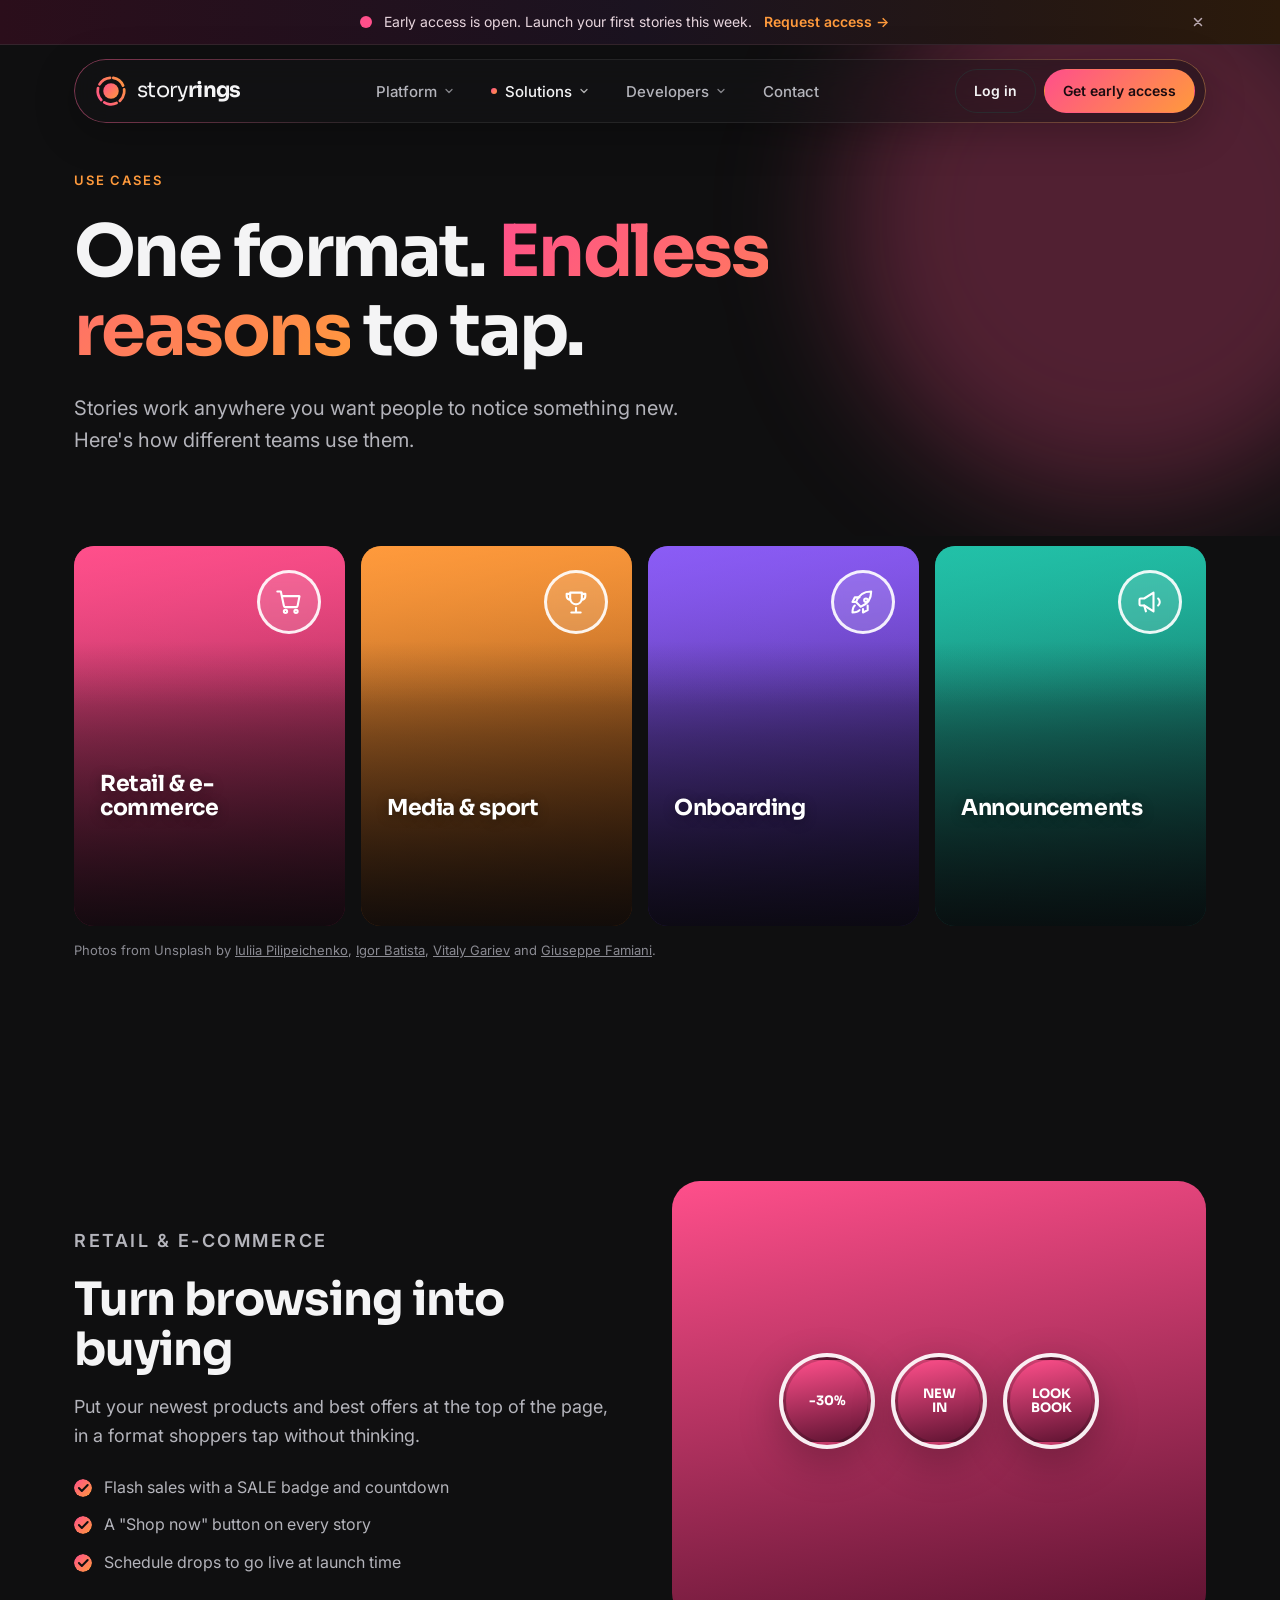
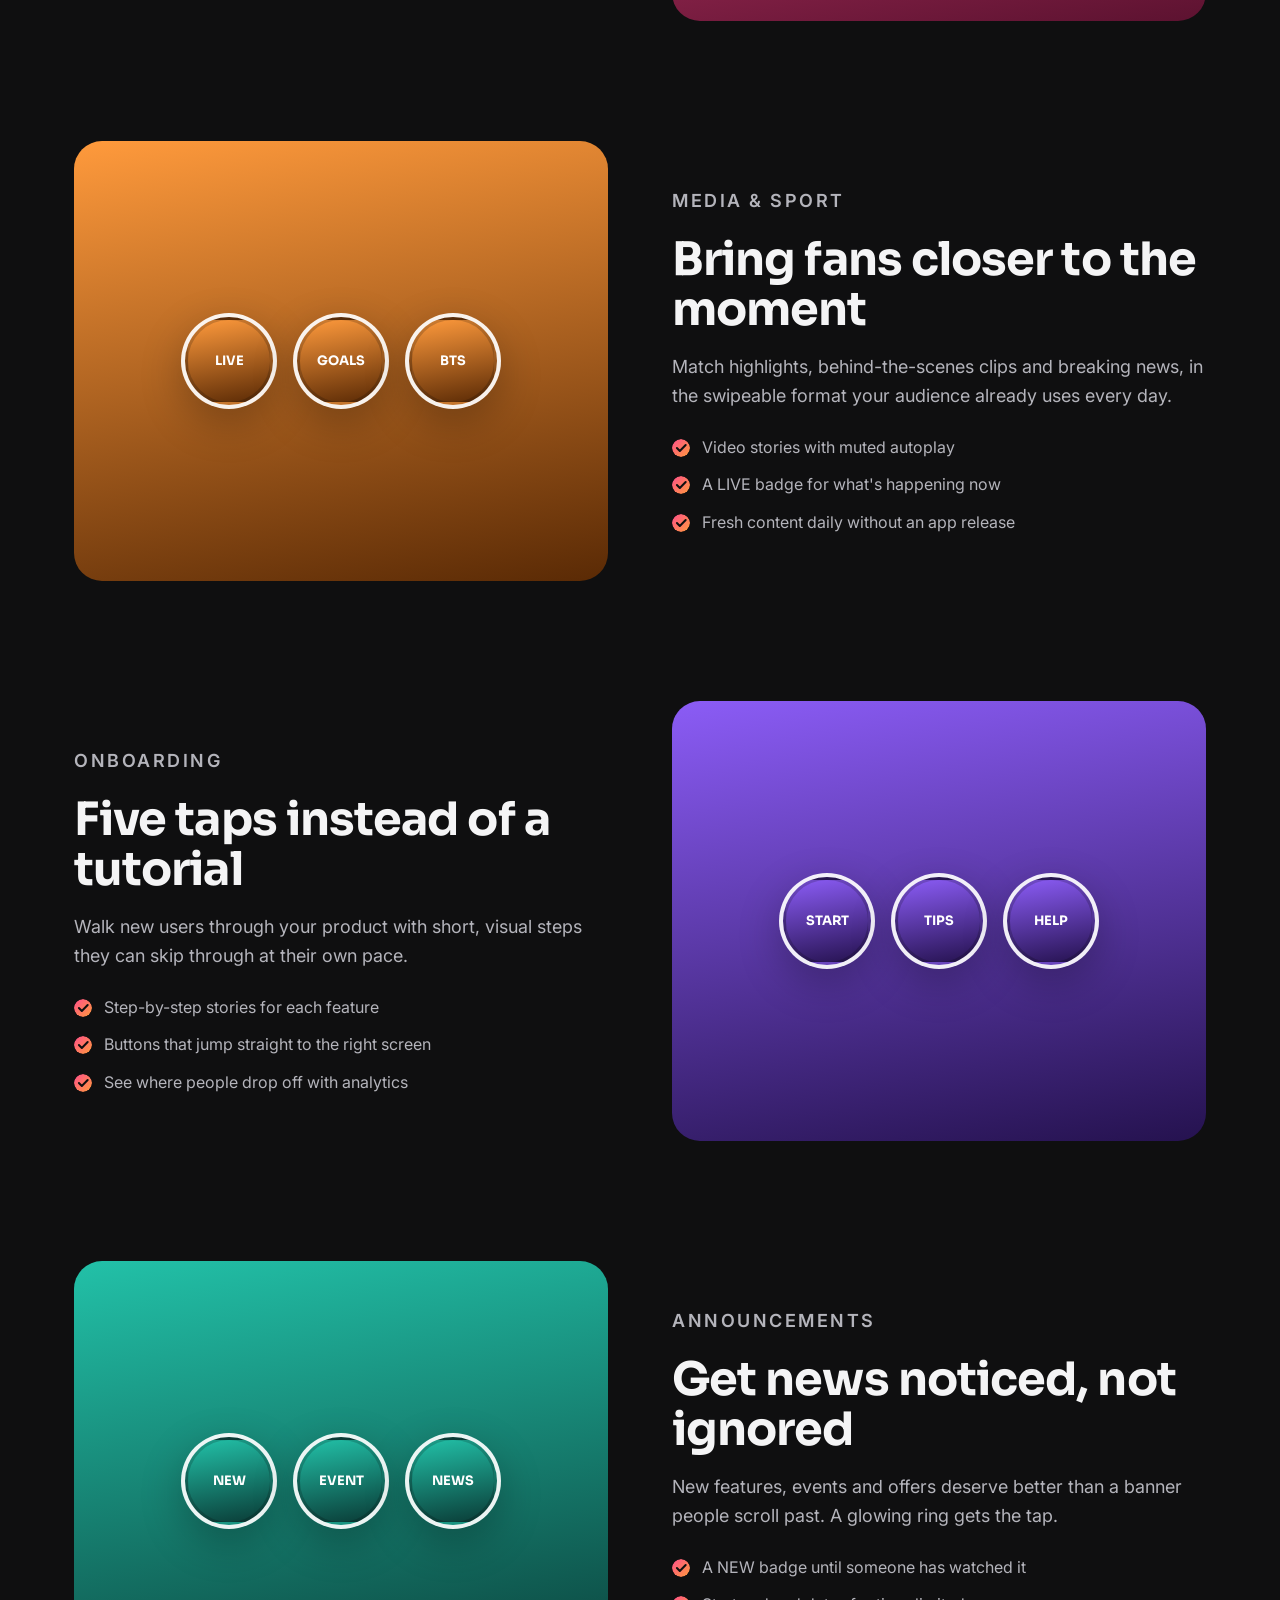
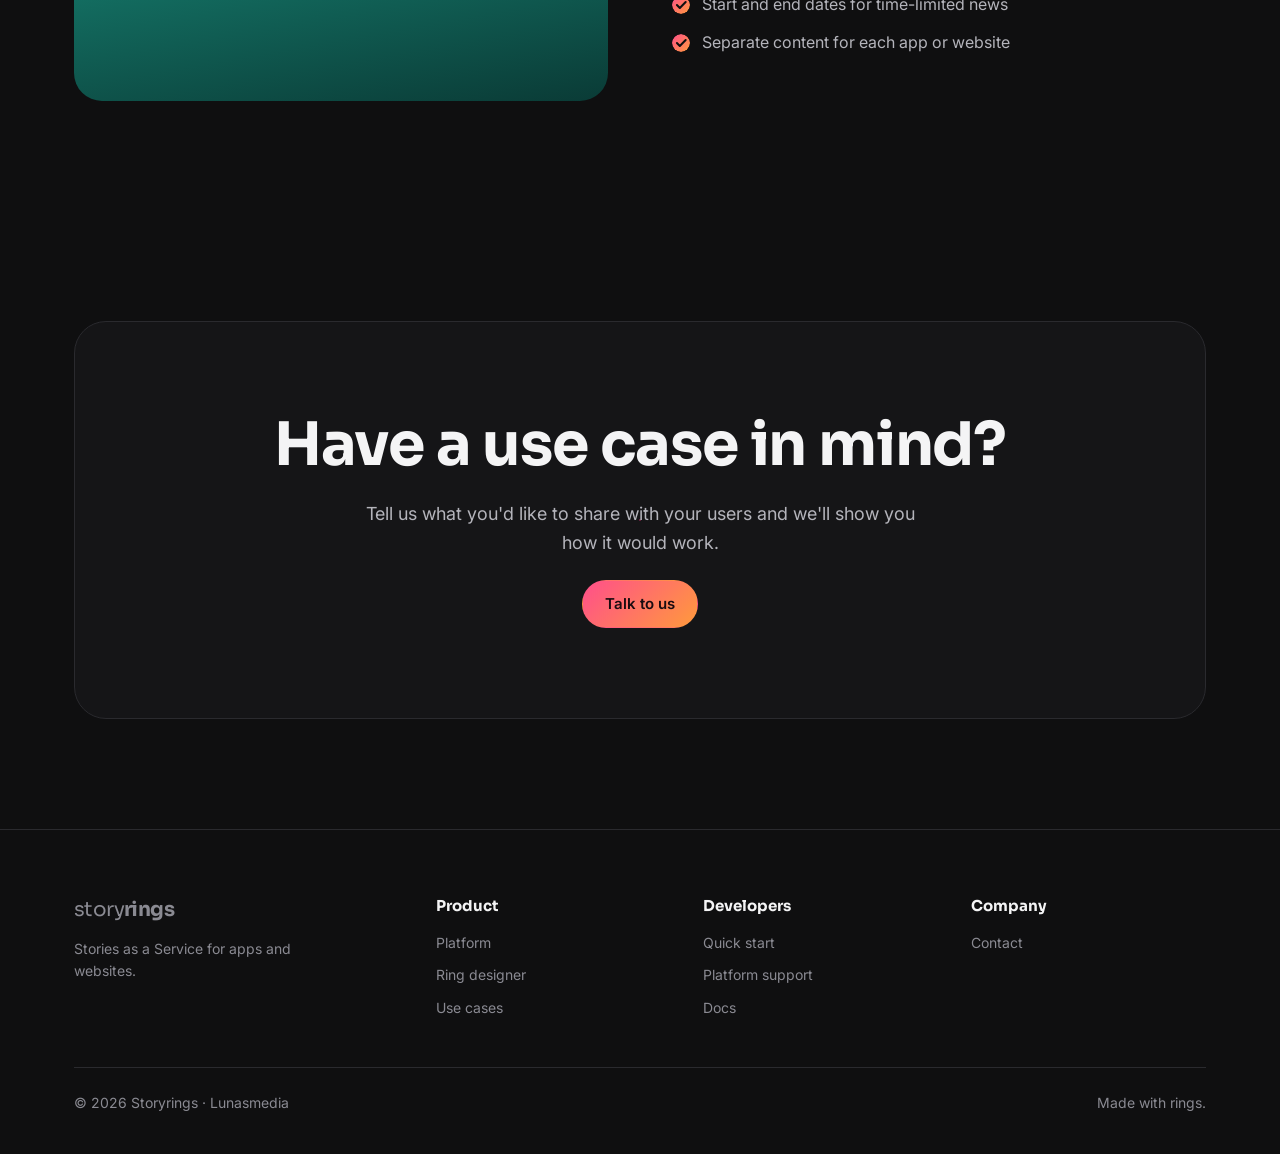
<file: use-cases.html>
<!doctype html>
<html lang="en">
<head>
<meta charset="utf-8">
<meta name="viewport" content="width=device-width, initial-scale=1">
<title>Use cases · Storyrings</title>
<meta name="description" content="How teams use Storyrings: retail and e-commerce, media and sport, onboarding and announcements.">
<link rel="icon" href="favicon.svg" type="image/svg+xml">
<link rel="preconnect" href="https://fonts.googleapis.com">
<link rel="preconnect" href="https://fonts.gstatic.com" crossorigin>
<link href="https://fonts.googleapis.com/css2?family=Sora:wght@400;600;700&family=Inter:wght@400;500;600&family=JetBrains+Mono:wght@400&display=swap" rel="stylesheet">
<link rel="stylesheet" href="styles.css">
</head>
<body>
<div class="progress" id="progress" aria-hidden="true"></div>

<header id="hdr">
  <div class="announce" id="announce">
    <div class="wrap announce-in">
      <span class="live-dot" aria-hidden="true"></span>
      <p>Early access is open. <span class="hide-sm">Launch your first stories this week.</span></p>
      <a href="contact.html">Request access →</a>
      <button class="announce-x" id="announceX" aria-label="Dismiss announcement"><svg width="14" height="14" viewBox="0 0 24 24" fill="none" stroke="currentColor" stroke-width="2.6" stroke-linecap="round"><path d="M6 6l12 12M18 6L6 18"/></svg></button>
    </div>
  </div>
  <div class="wrap">
    <div class="nav">
      <a class="logo" href="index.html" aria-label="Storyrings home">
        <svg width="32" height="32" viewBox="0 0 140 140" aria-hidden="true"><defs><linearGradient id="lg" x1="0" y1="0" x2="1" y2="1"><stop offset="0" stop-color="#FF4F8B"/><stop offset="1" stop-color="#FF9A3C"/></linearGradient></defs><circle cx="70" cy="70" r="58" fill="none" stroke="url(#lg)" stroke-width="12" stroke-linecap="round" stroke-dasharray="56 16.9" transform="rotate(-80 70 70)"/><circle cx="70" cy="70" r="34" fill="url(#lg)"/></svg>
        <span>story<b>rings</b></span>
      </a>
      <nav class="main-nav" aria-label="Main">
        <ul class="nav-links">
      <li class="has-menu">
        <button class="nav-trigger" aria-expanded="false" aria-controls="m-platform">Platform <svg class="chev" width="12" height="12" viewBox="0 0 24 24" fill="none" stroke="currentColor" stroke-width="2.6" stroke-linecap="round" stroke-linejoin="round" aria-hidden="true"><path d="M6 9l6 6 6-6"/></svg></button>
        <div class="mega" id="m-platform">
          <div class="mega-main">
            <p class="mega-label">Product</p>
            <ul class="mega-items">
            <li><a href="platform.html#viewer"><span class="mi-icon"><svg width="20" height="20" viewBox="0 0 24 24" fill="none" stroke="currentColor" stroke-width="1.9" stroke-linecap="round" stroke-linejoin="round" aria-hidden="true"><rect x="6" y="2" width="12" height="20" rx="3"/><path d="M9 6h6"/></svg></span><span class="mi-text"><b>Story viewer</b><small>Full-screen, tap-through stories</small></span></a></li>
            <li><a href="platform.html#dashboard"><span class="mi-icon"><svg width="20" height="20" viewBox="0 0 24 24" fill="none" stroke="currentColor" stroke-width="1.9" stroke-linecap="round" stroke-linejoin="round" aria-hidden="true"><rect x="3" y="3" width="7" height="7" rx="1.5"/><rect x="14" y="3" width="7" height="7" rx="1.5"/><rect x="3" y="14" width="7" height="7" rx="1.5"/><path d="M17.5 14v7M14 17.5h7"/></svg></span><span class="mi-text"><b>Dashboard</b><small>Create and publish without code</small></span></a></li>
            <li><a href="platform.html#designer"><span class="mi-icon"><svg width="20" height="20" viewBox="0 0 24 24" fill="none" stroke="currentColor" stroke-width="1.9" stroke-linecap="round" stroke-linejoin="round" aria-hidden="true"><circle cx="12" cy="12" r="9"/><circle cx="12" cy="12" r="4"/></svg></span><span class="mi-text"><b>Ring designer</b><small>Rings that are impossible to ignore</small></span></a></li>
            <li><a href="platform.html#analytics"><span class="mi-icon"><svg width="20" height="20" viewBox="0 0 24 24" fill="none" stroke="currentColor" stroke-width="1.9" stroke-linecap="round" stroke-linejoin="round" aria-hidden="true"><path d="M4 20V10M10 20V4M16 20v-7M22 20H2"/></svg></span><span class="mi-text"><b>Analytics</b><small>See what people actually watch</small></span></a></li>
            </ul>
            <a class="mega-foot" href="platform.html">Platform overview →</a>
          </div>
      <a class="mega-feature feat-rings" href="index.html#live-stories">
        <span class="feat-ringrow" aria-hidden="true"><i></i><i></i><i></i></span>
        <span class="feat-kicker">Live demo</span>
        <b>Tap a real story bar</b>
        <span>Our homepage runs on the Storyrings SDK. Try it →</span>
      </a>
        </div>
      </li>
      <li class="has-menu is-current">
        <button class="nav-trigger" aria-expanded="false" aria-controls="m-solutions">Solutions <svg class="chev" width="12" height="12" viewBox="0 0 24 24" fill="none" stroke="currentColor" stroke-width="2.6" stroke-linecap="round" stroke-linejoin="round" aria-hidden="true"><path d="M6 9l6 6 6-6"/></svg></button>
        <div class="mega" id="m-solutions">
          <div class="mega-main">
            <p class="mega-label">By use case</p>
            <ul class="mega-items">
            <li><a href="use-cases.html#retail"><span class="mi-icon"><svg width="20" height="20" viewBox="0 0 24 24" fill="none" stroke="currentColor" stroke-width="1.9" stroke-linecap="round" stroke-linejoin="round" aria-hidden="true"><circle cx="9" cy="20" r="1.4"/><circle cx="18" cy="20" r="1.4"/><path d="M2 3h3l2.6 12.2a1.5 1.5 0 0 0 1.5 1.2h8.8a1.5 1.5 0 0 0 1.5-1.2L21 7H6"/></svg></span><span class="mi-text"><b>Retail &amp; e-commerce</b><small>Drops, sales and shoppable looks</small></span></a></li>
            <li><a href="use-cases.html#media"><span class="mi-icon"><svg width="20" height="20" viewBox="0 0 24 24" fill="none" stroke="currentColor" stroke-width="1.9" stroke-linecap="round" stroke-linejoin="round" aria-hidden="true"><path d="M8 21h8M12 17v4"/><path d="M7 4h10v5a5 5 0 0 1-10 0V4z"/><path d="M17 5h3v2a3 3 0 0 1-3 3M7 5H4v2a3 3 0 0 0 3 3"/></svg></span><span class="mi-text"><b>Media &amp; sport</b><small>Highlights fans can tap through</small></span></a></li>
            <li><a href="use-cases.html#onboarding"><span class="mi-icon"><svg width="20" height="20" viewBox="0 0 24 24" fill="none" stroke="currentColor" stroke-width="1.9" stroke-linecap="round" stroke-linejoin="round" aria-hidden="true"><path d="M5 15c-1.5 1.3-2 4.5-2 6 1.5 0 4.7-.5 6-2"/><path d="M9 15l-3-3c1.8-5 6-9 13-9 0 7-4 11.2-9 13z"/><circle cx="14.5" cy="9.5" r="1.5"/></svg></span><span class="mi-text"><b>Onboarding</b><small>Five taps instead of a tutorial</small></span></a></li>
            <li><a href="use-cases.html#announcements"><span class="mi-icon"><svg width="20" height="20" viewBox="0 0 24 24" fill="none" stroke="currentColor" stroke-width="1.9" stroke-linecap="round" stroke-linejoin="round" aria-hidden="true"><path d="M3 10v4a1 1 0 0 0 1 1h3l8 5V4L7 9H4a1 1 0 0 0-1 1z"/><path d="M19 9a4 4 0 0 1 0 6"/></svg></span><span class="mi-text"><b>Announcements</b><small>News that gets noticed</small></span></a></li>
            </ul>
            <a class="mega-foot" href="use-cases.html">All use cases →</a>
          </div>
      <a class="mega-feature feat-photo" href="use-cases.html">
        <span class="feat-kicker">Use cases</span>
        <b>One format, endless reasons to tap</b>
        <span>See how teams use stories →</span>
      </a>
        </div>
      </li>
      <li class="has-menu">
        <button class="nav-trigger" aria-expanded="false" aria-controls="m-developers">Developers <svg class="chev" width="12" height="12" viewBox="0 0 24 24" fill="none" stroke="currentColor" stroke-width="2.6" stroke-linecap="round" stroke-linejoin="round" aria-hidden="true"><path d="M6 9l6 6 6-6"/></svg></button>
        <div class="mega" id="m-developers">
          <div class="mega-main">
            <p class="mega-label">Build</p>
            <ul class="mega-items">
            <li><a href="developers.html#quick-start"><span class="mi-icon"><svg width="20" height="20" viewBox="0 0 24 24" fill="none" stroke="currentColor" stroke-width="1.9" stroke-linecap="round" stroke-linejoin="round" aria-hidden="true"><path d="M13 2L4 14h7l-1 8 9-12h-7l1-8z"/></svg></span><span class="mi-text"><b>Quick start</b><small>Live in a few lines of code</small></span></a></li>
            <li><a href="developers.html#platforms"><span class="mi-icon"><svg width="20" height="20" viewBox="0 0 24 24" fill="none" stroke="currentColor" stroke-width="1.9" stroke-linecap="round" stroke-linejoin="round" aria-hidden="true"><rect x="2" y="4" width="14" height="10" rx="2"/><rect x="17" y="8" width="5" height="12" rx="1.5"/><path d="M6 18h6"/></svg></span><span class="mi-text"><b>Platform support</b><small>Web, React Native and iOS today</small></span></a></li>
            <li><a href="developers.html#options"><span class="mi-icon"><svg width="20" height="20" viewBox="0 0 24 24" fill="none" stroke="currentColor" stroke-width="1.9" stroke-linecap="round" stroke-linejoin="round" aria-hidden="true"><path d="M8 7l-5 5 5 5M16 7l5 5-5 5"/></svg></span><span class="mi-text"><b>Options &amp; callbacks</b><small>Hook stories into your app</small></span></a></li>
            <li><a href="contact.html"><span class="mi-icon"><svg width="20" height="20" viewBox="0 0 24 24" fill="none" stroke="currentColor" stroke-width="1.9" stroke-linecap="round" stroke-linejoin="round" aria-hidden="true"><circle cx="8" cy="15" r="4"/><path d="M11 12l9-9M17 6l3 3M15 8l2 2"/></svg></span><span class="mi-text"><b>Get your token</b><small>Join early access</small></span></a></li>
            </ul>
            <a class="mega-foot" href="developers.html">Developer overview →</a>
          </div>
      <a class="mega-feature feat-code" href="developers.html#quick-start">
        <span class="feat-kicker">Quick start</span>
        <code><span class="c-k">Stories</span>.init({ token })<br>&nbsp;&nbsp;.mount(<span class="c-s">'#stories'</span>);</code>
        <span>That's the whole integration →</span>
      </a>
        </div>
      </li>
      <li><a class="nav-plain" href="contact.html">Contact</a></li>
        </ul>
      </nav>
      <div class="nav-actions">
        <a class="btn btn-ghost btn-sm" href="https://stories-dashboard.fly.dev">Log in</a>
        <a class="btn btn-primary btn-sm" href="contact.html">Get early access</a>
        <button class="menu-btn" id="menuBtn" aria-expanded="false" aria-controls="mobileMenu" aria-label="Open menu"><svg width="22" height="22" viewBox="0 0 24 24" fill="none" stroke="currentColor" stroke-width="2" stroke-linecap="round" aria-hidden="true"><path d="M4 7h16M4 12h16M4 17h16"/></svg></button>
      </div>
    </div>
    <nav class="mobile-menu" id="mobileMenu" aria-label="Mobile">
      <div class="mobile-inner">
      <details><summary>Platform<svg class="chev" width="12" height="12" viewBox="0 0 24 24" fill="none" stroke="currentColor" stroke-width="2.6" stroke-linecap="round" stroke-linejoin="round" aria-hidden="true"><path d="M6 9l6 6 6-6"/></svg></summary><ul><li><a href="platform.html#viewer"><svg width="18" height="18" viewBox="0 0 24 24" fill="none" stroke="currentColor" stroke-width="1.9" stroke-linecap="round" stroke-linejoin="round" aria-hidden="true"><rect x="6" y="2" width="12" height="20" rx="3"/><path d="M9 6h6"/></svg>Story viewer</a></li><li><a href="platform.html#dashboard"><svg width="18" height="18" viewBox="0 0 24 24" fill="none" stroke="currentColor" stroke-width="1.9" stroke-linecap="round" stroke-linejoin="round" aria-hidden="true"><rect x="3" y="3" width="7" height="7" rx="1.5"/><rect x="14" y="3" width="7" height="7" rx="1.5"/><rect x="3" y="14" width="7" height="7" rx="1.5"/><path d="M17.5 14v7M14 17.5h7"/></svg>Dashboard</a></li><li><a href="platform.html#designer"><svg width="18" height="18" viewBox="0 0 24 24" fill="none" stroke="currentColor" stroke-width="1.9" stroke-linecap="round" stroke-linejoin="round" aria-hidden="true"><circle cx="12" cy="12" r="9"/><circle cx="12" cy="12" r="4"/></svg>Ring designer</a></li><li><a href="platform.html#analytics"><svg width="18" height="18" viewBox="0 0 24 24" fill="none" stroke="currentColor" stroke-width="1.9" stroke-linecap="round" stroke-linejoin="round" aria-hidden="true"><path d="M4 20V10M10 20V4M16 20v-7M22 20H2"/></svg>Analytics</a></li><li><a href="platform.html">Platform overview →</a></li></ul></details>
      <details open><summary>Solutions<svg class="chev" width="12" height="12" viewBox="0 0 24 24" fill="none" stroke="currentColor" stroke-width="2.6" stroke-linecap="round" stroke-linejoin="round" aria-hidden="true"><path d="M6 9l6 6 6-6"/></svg></summary><ul><li><a href="use-cases.html#retail"><svg width="18" height="18" viewBox="0 0 24 24" fill="none" stroke="currentColor" stroke-width="1.9" stroke-linecap="round" stroke-linejoin="round" aria-hidden="true"><circle cx="9" cy="20" r="1.4"/><circle cx="18" cy="20" r="1.4"/><path d="M2 3h3l2.6 12.2a1.5 1.5 0 0 0 1.5 1.2h8.8a1.5 1.5 0 0 0 1.5-1.2L21 7H6"/></svg>Retail &amp; e-commerce</a></li><li><a href="use-cases.html#media"><svg width="18" height="18" viewBox="0 0 24 24" fill="none" stroke="currentColor" stroke-width="1.9" stroke-linecap="round" stroke-linejoin="round" aria-hidden="true"><path d="M8 21h8M12 17v4"/><path d="M7 4h10v5a5 5 0 0 1-10 0V4z"/><path d="M17 5h3v2a3 3 0 0 1-3 3M7 5H4v2a3 3 0 0 0 3 3"/></svg>Media &amp; sport</a></li><li><a href="use-cases.html#onboarding"><svg width="18" height="18" viewBox="0 0 24 24" fill="none" stroke="currentColor" stroke-width="1.9" stroke-linecap="round" stroke-linejoin="round" aria-hidden="true"><path d="M5 15c-1.5 1.3-2 4.5-2 6 1.5 0 4.7-.5 6-2"/><path d="M9 15l-3-3c1.8-5 6-9 13-9 0 7-4 11.2-9 13z"/><circle cx="14.5" cy="9.5" r="1.5"/></svg>Onboarding</a></li><li><a href="use-cases.html#announcements"><svg width="18" height="18" viewBox="0 0 24 24" fill="none" stroke="currentColor" stroke-width="1.9" stroke-linecap="round" stroke-linejoin="round" aria-hidden="true"><path d="M3 10v4a1 1 0 0 0 1 1h3l8 5V4L7 9H4a1 1 0 0 0-1 1z"/><path d="M19 9a4 4 0 0 1 0 6"/></svg>Announcements</a></li><li><a href="use-cases.html">All use cases →</a></li></ul></details>
      <details><summary>Developers<svg class="chev" width="12" height="12" viewBox="0 0 24 24" fill="none" stroke="currentColor" stroke-width="2.6" stroke-linecap="round" stroke-linejoin="round" aria-hidden="true"><path d="M6 9l6 6 6-6"/></svg></summary><ul><li><a href="developers.html#quick-start"><svg width="18" height="18" viewBox="0 0 24 24" fill="none" stroke="currentColor" stroke-width="1.9" stroke-linecap="round" stroke-linejoin="round" aria-hidden="true"><path d="M13 2L4 14h7l-1 8 9-12h-7l1-8z"/></svg>Quick start</a></li><li><a href="developers.html#platforms"><svg width="18" height="18" viewBox="0 0 24 24" fill="none" stroke="currentColor" stroke-width="1.9" stroke-linecap="round" stroke-linejoin="round" aria-hidden="true"><rect x="2" y="4" width="14" height="10" rx="2"/><rect x="17" y="8" width="5" height="12" rx="1.5"/><path d="M6 18h6"/></svg>Platform support</a></li><li><a href="developers.html#options"><svg width="18" height="18" viewBox="0 0 24 24" fill="none" stroke="currentColor" stroke-width="1.9" stroke-linecap="round" stroke-linejoin="round" aria-hidden="true"><path d="M8 7l-5 5 5 5M16 7l5 5-5 5"/></svg>Options &amp; callbacks</a></li><li><a href="contact.html"><svg width="18" height="18" viewBox="0 0 24 24" fill="none" stroke="currentColor" stroke-width="1.9" stroke-linecap="round" stroke-linejoin="round" aria-hidden="true"><circle cx="8" cy="15" r="4"/><path d="M11 12l9-9M17 6l3 3M15 8l2 2"/></svg>Get your token</a></li><li><a href="developers.html">Developer overview →</a></li></ul></details>
      <a class="mobile-plain" href="contact.html">Contact</a>
      <div class="mobile-actions"><a class="btn btn-ghost" href="https://stories-dashboard.fly.dev">Log in</a><a class="btn btn-primary" href="contact.html">Get early access</a></div>
      </div>
    </nav>
  </div>
</header>

<main>

<section class="page-hero">
  <div class="orb a" data-depth="30" aria-hidden="true"></div>
  <div class="wrap">
    <p class="eyebrow reveal">Use cases</p>
    <h1 class="reveal" style="--d:.08s">One format. <span class="grad-text">Endless reasons</span> to tap.</h1>
    <p class="lede reveal" style="--d:.16s">Stories work anywhere you want people to notice something new. Here's how different teams use them.</p>
  </div>
</section>

<section style="padding-top:10px">
  <div class="wrap">
    <div class="uses reveal">
      <a class="use" href="#retail" style="background:linear-gradient(170deg,#FF4F8B,#5C1230);--tint:#FF4F8B;--img:url('https://images.unsplash.com/photo-1760565030786-91526dff426c?auto=format&amp;fit=crop&amp;w=1000&amp;h=900&amp;q=70')"><span class="bigring" aria-hidden="true"><svg viewBox="0 0 24 24" fill="none" stroke="currentColor" stroke-width="1.8" stroke-linecap="round" stroke-linejoin="round"><circle cx="9" cy="20" r="1.4"/><circle cx="18" cy="20" r="1.4"/><path d="M2 3h3l2.6 12.2a1.5 1.5 0 0 0 1.5 1.2h8.8a1.5 1.5 0 0 0 1.5-1.2L21 7H6"/></svg></span><h3>Retail &amp; e-commerce</h3><p>Drops, flash sales and shoppable looks with a button straight to the product.</p></a>
      <a class="use" href="#media" style="background:linear-gradient(170deg,#FF9A3C,#5A2A05);--tint:#FF9A3C;--img:url('https://images.unsplash.com/photo-1705593973313-75de7bf95b56?auto=format&amp;fit=crop&amp;w=1000&amp;h=900&amp;q=70')"><span class="bigring" aria-hidden="true"><svg viewBox="0 0 24 24" fill="none" stroke="currentColor" stroke-width="1.8" stroke-linecap="round" stroke-linejoin="round"><path d="M8 21h8M12 17v4"/><path d="M7 4h10v5a5 5 0 0 1-10 0V4z"/><path d="M17 5h3v2a3 3 0 0 1-3 3M7 5H4v2a3 3 0 0 0 3 3"/></svg></span><h3>Media &amp; sport</h3><p>Highlights, behind-the-scenes and live moments in a format fans already love.</p></a>
      <a class="use" href="#onboarding" style="background:linear-gradient(170deg,#8B5CF6,#25124F);--tint:#8B5CF6;--img:url('https://images.unsplash.com/photo-1758598304525-a1b42e0f1701?auto=format&amp;fit=crop&amp;w=1000&amp;h=900&amp;q=70')"><span class="bigring" aria-hidden="true"><svg viewBox="0 0 24 24" fill="none" stroke="currentColor" stroke-width="1.8" stroke-linecap="round" stroke-linejoin="round"><path d="M5 15c-1.5 1.3-2 4.5-2 6 1.5 0 4.7-.5 6-2"/><path d="M9 15l-3-3c1.8-5 6-9 13-9 0 7-4 11.2-9 13z"/><path d="M14.5 10.5m-1.5 0a1.5 1.5 0 1 0 3 0a1.5 1.5 0 1 0-3 0"/><path d="M6 12H3l2-4h4M12 18v3l4-2v-4"/></svg></span><h3>Onboarding</h3><p>Show new users around your product in five quick taps instead of a long tutorial.</p></a>
      <a class="use" href="#announcements" style="background:linear-gradient(170deg,#22C1A8,#0A3B36);--tint:#22C1A8;--img:url('https://images.unsplash.com/photo-1757062768062-ad29deec7df4?auto=format&amp;fit=crop&amp;w=1000&amp;h=900&amp;q=70')"><span class="bigring" aria-hidden="true"><svg viewBox="0 0 24 24" fill="none" stroke="currentColor" stroke-width="1.8" stroke-linecap="round" stroke-linejoin="round"><path d="M3 10v4a1 1 0 0 0 1 1h3l8 5V4L7 9H4a1 1 0 0 0-1 1z"/><path d="M7 15l1.5 5"/><path d="M19 9a4 4 0 0 1 0 6"/></svg></span><h3>Announcements</h3><p>New features, events and offers, placed right where users already are.</p></a>
    </div>
    <p class="hint" style="margin-top:14px">Photos from Unsplash by <a href="https://unsplash.com/photos/NH0fnWU8cno">Iuliia Pilipeichenko</a>, <a href="https://unsplash.com/photos/MPhf5gE1qrI">Igor Batista</a>, <a href="https://unsplash.com/photos/5RQnUp_-5OU">Vitaly Gariev</a> and <a href="https://unsplash.com/photos/A8edFHZtMxE">Giuseppe Famiani</a>.</p>
  </div>
</section>

<section>
  <div class="wrap">
    <div class="split" id="retail">
      <div class="copy reveal">
        <p class="eyebrow">Retail &amp; e-commerce</p>
        <h2>Turn browsing into buying</h2>
        <p>Put your newest products and best offers at the top of the page, in a format shoppers tap without thinking.</p>
        <ul class="ticks"><li>Flash sales with a SALE badge and countdown</li><li>A "Shop now" button on every story</li><li>Schedule drops to go live at launch time</li></ul>
      </div>
      <div class="case-visual reveal" style="--d:.1s;background:linear-gradient(170deg,#FF4F8B,#5C1230);--c:linear-gradient(170deg,#FF4F8B,#5C1230)" aria-hidden="true">
        <div class="mini-ring"><div>-30%</div></div><div class="mini-ring" style="animation-delay:.1s"><div>NEW<br>IN</div></div><div class="mini-ring" style="animation-delay:.2s"><div>LOOK<br>BOOK</div></div>
      </div>
    </div>

    <div class="split flip" id="media">
      <div class="copy reveal">
        <p class="eyebrow">Media &amp; sport</p>
        <h2>Bring fans closer to the moment</h2>
        <p>Match highlights, behind-the-scenes clips and breaking news, in the swipeable format your audience already uses every day.</p>
        <ul class="ticks"><li>Video stories with muted autoplay</li><li>A LIVE badge for what's happening now</li><li>Fresh content daily without an app release</li></ul>
      </div>
      <div class="case-visual reveal" style="--d:.1s;background:linear-gradient(170deg,#FF9A3C,#5A2A05);--c:linear-gradient(170deg,#FF9A3C,#5A2A05)" aria-hidden="true">
        <div class="mini-ring"><div>LIVE</div></div><div class="mini-ring" style="animation-delay:.1s"><div>GOALS</div></div><div class="mini-ring" style="animation-delay:.2s"><div>BTS</div></div>
      </div>
    </div>

    <div class="split" id="onboarding">
      <div class="copy reveal">
        <p class="eyebrow">Onboarding</p>
        <h2>Five taps instead of a tutorial</h2>
        <p>Walk new users through your product with short, visual steps they can skip through at their own pace.</p>
        <ul class="ticks"><li>Step-by-step stories for each feature</li><li>Buttons that jump straight to the right screen</li><li>See where people drop off with analytics</li></ul>
      </div>
      <div class="case-visual reveal" style="--d:.1s;background:linear-gradient(170deg,#8B5CF6,#25124F);--c:linear-gradient(170deg,#8B5CF6,#25124F)" aria-hidden="true">
        <div class="mini-ring"><div>START</div></div><div class="mini-ring" style="animation-delay:.1s"><div>TIPS</div></div><div class="mini-ring" style="animation-delay:.2s"><div>HELP</div></div>
      </div>
    </div>

    <div class="split flip" id="announcements">
      <div class="copy reveal">
        <p class="eyebrow">Announcements</p>
        <h2>Get news noticed, not ignored</h2>
        <p>New features, events and offers deserve better than a banner people scroll past. A glowing ring gets the tap.</p>
        <ul class="ticks"><li>A NEW badge until someone has watched it</li><li>Start and end dates for time-limited news</li><li>Separate content for each app or website</li></ul>
      </div>
      <div class="case-visual reveal" style="--d:.1s;background:linear-gradient(170deg,#22C1A8,#0A3B36);--c:linear-gradient(170deg,#22C1A8,#0A3B36)" aria-hidden="true">
        <div class="mini-ring"><div>NEW</div></div><div class="mini-ring" style="animation-delay:.1s"><div>EVENT</div></div><div class="mini-ring" style="animation-delay:.2s"><div>NEWS</div></div>
      </div>
    </div>
  </div>
</section>

<section>
  <div class="wrap">
    <div class="cta reveal">
      <div class="cta-rings" aria-hidden="true"><i></i><i style="animation-delay:-2s"></i><i style="animation-delay:-4s"></i></div>
      <h2>Have a use case in mind?</h2>
      <p>Tell us what you'd like to share with your users and we'll show you how it would work.</p>
      <a class="btn btn-primary" href="contact.html">Talk to us</a>
    </div>
  </div>
</section>

</main>

<footer>
  <div class="wrap">
    <div class="foot-grid">
      <div><a class="logo" href="index.html" style="font-size:20px"><span>story<b>rings</b></span></a><p style="margin-top:12px;max-width:280px">Stories as a Service for apps and websites.</p></div>
      <div><h4>Product</h4><ul><li><a href="platform.html">Platform</a></li><li><a href="platform.html#designer">Ring designer</a></li><li><a href="use-cases.html">Use cases</a></li></ul></div>
      <div><h4>Developers</h4><ul><li><a href="developers.html">Quick start</a></li><li><a href="developers.html#platforms">Platform support</a></li><li><a href="https://github.com/lunasmedia/storyrings/tree/main/docs">Docs</a></li></ul></div>
      <div><h4>Company</h4><ul><li><a href="contact.html">Contact</a></li></ul></div>
    </div>
    <div class="foot-bottom"><p>© <span id="yr"></span> Storyrings · Lunasmedia</p><p>Made with rings.</p></div>
  </div>
</footer>

<script src="main.js"></script>
</body>
</html>
</file>
<file: styles.css>
:root{
  --bg:#0F0F10; --bg-2:#151517; --card:#1C1C1F; --line:#2A2A2E;
  --text:#F4F4F5; --muted:#B4B4BB; --dim:#8A8A92;
  --pink:#FF4F8B; --orange:#FF9A3C; --grad:linear-gradient(135deg,var(--pink),var(--orange));
  --radius:20px; --max:1180px; --ease:cubic-bezier(.2,.8,.2,1);
}
*{box-sizing:border-box}
html{scroll-behavior:smooth}
body{margin:0;background:var(--bg);color:var(--text);font:16px/1.6 Inter,system-ui,sans-serif;-webkit-font-smoothing:antialiased;overflow-x:hidden}
h1,h2,h3{font-family:Sora,sans-serif;letter-spacing:-.02em;line-height:1.1;margin:0}
p{margin:0}
a{color:inherit}
img,svg{display:block}
.wrap{max-width:var(--max);margin:0 auto;padding:0 24px}
.btn{display:inline-flex;align-items:center;gap:8px;min-height:48px;padding:0 22px;border-radius:999px;font-weight:600;text-decoration:none;border:1px solid transparent;cursor:pointer;font-size:15px;font-family:inherit;transition:transform .25s var(--ease),filter .25s,border-color .25s,background .25s}
.btn-primary{background:var(--grad);color:#1A0B10}
.btn-primary:hover{filter:brightness(1.08);transform:translateY(-2px)}
.btn-ghost{border-color:var(--line);color:var(--text);background:transparent}
.btn-ghost:hover{border-color:#55555C;transform:translateY(-2px)}
:focus-visible{outline:2px solid var(--orange);outline-offset:3px}
.eyebrow{font-size:13px;letter-spacing:.14em;text-transform:uppercase;color:var(--orange);font-weight:600}
.grad-text{background:var(--grad);-webkit-background-clip:text;background-clip:text;color:transparent}
section{padding:110px 0;position:relative}
.alt{background:var(--bg-2);border-block:1px solid var(--line)}
.section-head{max-width:680px;display:flex;flex-direction:column;gap:14px;margin-bottom:56px}
.section-head h2{font-size:clamp(32px,4.4vw,52px)}
.section-head p{color:var(--muted);font-size:18px}
.text-link{color:var(--orange);text-decoration:none;font-weight:600;display:inline-flex;gap:6px;align-items:center}
.text-link:hover{text-decoration:underline}

/* reveal on scroll */
.reveal{opacity:0;transform:translateY(34px);transition:opacity .9s var(--ease),transform .9s var(--ease);transition-delay:var(--d,0s)}
.reveal.in{opacity:1;transform:none}

/* progress + nav */
.progress{position:fixed;top:0;left:0;height:3px;width:100%;background:var(--grad);transform-origin:0 50%;transform:scaleX(0);z-index:60}
header{position:fixed;top:0;left:0;right:0;z-index:50;pointer-events:none}
header>*{pointer-events:auto}

/* announcement bar: collapses once you scroll or dismiss it */
.announce{background:linear-gradient(90deg,#2B0E1B,#1B1320 50%,#2B1A0B);border-bottom:1px solid #34242C;font-size:14px;max-height:48px;overflow:hidden;transition:max-height .35s var(--ease),border-color .35s}
header.scrolled .announce,.announce.closed{max-height:0;border-color:transparent}
.announce-in{display:flex;align-items:center;justify-content:center;gap:12px;min-height:44px;position:relative;padding-right:56px}
.announce p{color:#E7D5DD}
.announce a{color:var(--orange);font-weight:600;text-decoration:none;white-space:nowrap}
.announce a:hover{text-decoration:underline}
.announce-x{position:absolute;right:12px;top:50%;transform:translateY(-50%);width:40px;height:40px;border:0;background:none;color:#B9A9B1;cursor:pointer;display:flex;align-items:center;justify-content:center;border-radius:10px}
.announce-x:hover{color:#fff;background:rgba(255,255,255,.06)}
@media (max-width:640px){.hide-sm{display:none}.announce-in{justify-content:flex-start}}

/* floating capsule navigation */
.nav{position:relative;display:flex;align-items:center;justify-content:space-between;gap:16px;height:64px;margin-top:14px;padding:0 10px 0 20px;border-radius:999px;border:1px solid rgba(255,255,255,.08);background:rgba(20,20,22,.55);backdrop-filter:blur(18px) saturate(1.4);-webkit-backdrop-filter:blur(18px) saturate(1.4);box-shadow:0 10px 40px rgba(0,0,0,.25);transition:margin .35s var(--ease),background .35s,box-shadow .35s}
header.scrolled .nav{margin-top:10px;background:rgba(20,20,22,.82);box-shadow:0 14px 50px rgba(0,0,0,.45)}
.nav::before{content:"";position:absolute;inset:-1px;border-radius:inherit;padding:1px;background:linear-gradient(120deg,rgba(255,79,139,.45),transparent 30%,transparent 70%,rgba(255,154,60,.4));-webkit-mask:linear-gradient(#000 0 0) content-box,linear-gradient(#000 0 0);-webkit-mask-composite:xor;mask-composite:exclude;pointer-events:none}
.logo{display:flex;align-items:center;gap:10px;text-decoration:none;font-family:Sora,sans-serif;font-size:21px;letter-spacing:-.03em;flex:0 0 auto}
.logo b{font-weight:700}
.logo svg{transition:transform .8s var(--ease)}
.logo:hover svg{transform:rotate(180deg)}
.nav-links{display:flex;gap:4px;list-style:none;margin:0;padding:0}
.nav-trigger,.nav-plain{display:inline-flex;align-items:center;gap:6px;min-height:42px;padding:0 16px;border-radius:999px;border:0;background:none;color:var(--muted);font:500 15px Inter,sans-serif;text-decoration:none;cursor:pointer;transition:color .2s,background .2s}
.nav-trigger:hover,.nav-plain:hover,.has-menu.open .nav-trigger{color:var(--text);background:rgba(255,255,255,.06)}
.has-menu.is-current .nav-trigger,.nav-plain[aria-current="page"]{color:var(--text)}
.has-menu.is-current .nav-trigger::before,.nav-plain[aria-current="page"]::before{content:"";width:6px;height:6px;border-radius:50%;background:var(--grad);margin-right:2px}
.chev{transition:transform .3s var(--ease);opacity:.7}
.has-menu.open .chev{transform:rotate(180deg)}
.nav-actions{display:flex;gap:8px;align-items:center;flex:0 0 auto}
.btn-sm{min-height:44px;padding:0 18px;font-size:14px}

/* mega menus */
.mega{position:absolute;top:calc(100% + 12px);left:50%;width:min(780px,calc(100vw - 48px));display:grid;grid-template-columns:1.35fr 1fr;gap:14px;padding:14px;border-radius:28px;background:#17171A;border:1px solid #2E2E34;box-shadow:0 30px 80px rgba(0,0,0,.6);opacity:0;visibility:hidden;transform:translate(-50%,10px) scale(.98);transform-origin:top center;transition:opacity .25s var(--ease),transform .3s var(--ease),visibility 0s .3s}
.mega::before{content:"";position:absolute;left:0;right:0;top:-16px;height:16px}
.has-menu.open .mega{opacity:1;visibility:visible;transform:translate(-50%,0) scale(1);transition:opacity .25s var(--ease),transform .3s var(--ease),visibility 0s}
.mega-main{padding:10px 8px 6px;display:flex;flex-direction:column}
.mega-label{font-size:12px;letter-spacing:.14em;text-transform:uppercase;color:var(--dim);font-weight:600;padding:0 12px 8px}
.mega-items{list-style:none;margin:0;padding:0;display:flex;flex-direction:column;gap:2px}
.mega-items a{display:flex;align-items:center;gap:14px;padding:11px 12px;border-radius:16px;text-decoration:none;transition:background .2s}
.mega-items a:hover,.mega-items a:focus-visible{background:rgba(255,255,255,.05)}
.mi-icon{width:42px;height:42px;border-radius:13px;flex:0 0 auto;display:flex;align-items:center;justify-content:center;color:var(--pink);background:rgba(255,79,139,.1);border:1px solid rgba(255,79,139,.18);transition:transform .3s var(--ease),background .3s,color .3s}
.mega-items a:hover .mi-icon{transform:scale(1.08) rotate(-6deg);background:var(--grad);color:#1A0B10;border-color:transparent}
.mi-text{display:flex;flex-direction:column;line-height:1.3}
.mi-text b{font-size:15px;font-weight:600;color:var(--text)}
.mi-text small{font-size:13px;color:var(--dim);margin-top:2px}
.mega-foot{margin-top:auto;padding:12px 12px 4px;font-size:14px;font-weight:600;color:var(--orange);text-decoration:none}
.mega-foot:hover{text-decoration:underline}
.mega-feature{position:relative;overflow:hidden;border-radius:20px;padding:22px;display:flex;flex-direction:column;justify-content:flex-end;gap:8px;min-height:250px;text-decoration:none;color:#fff;transition:transform .35s var(--ease)}
.mega-feature:hover{transform:translateY(-3px)}
.mega-feature>*{position:relative}
.mega-feature b{font-family:Sora,sans-serif;font-size:19px;line-height:1.2}
.mega-feature>span:last-child{font-size:13px;color:rgba(255,255,255,.82)}
.feat-kicker{font-size:11px!important;letter-spacing:.14em;text-transform:uppercase;font-weight:700;color:rgba(255,255,255,.75)!important}
.feat-rings{background:radial-gradient(circle at 80% 0%,rgba(255,154,60,.45),transparent 55%),linear-gradient(160deg,#3A1226,#16121A)}
.feat-ringrow{position:absolute!important;top:28px;left:22px;display:flex;gap:12px}
.feat-ringrow i{width:54px;height:54px;border-radius:50%;padding:3px;background:var(--grad);display:block;animation:popin .6s var(--ease) both}
.feat-ringrow i::after{content:"";display:block;width:100%;height:100%;border-radius:50%;border:3px solid #2A1220;background:linear-gradient(160deg,#FF4F8B,#5C1230)}
.feat-ringrow i:nth-child(2)::after{background:linear-gradient(160deg,#8B5CF6,#25124F)}
.feat-ringrow i:nth-child(3){background:#55555C}
.feat-ringrow i:nth-child(3)::after{background:linear-gradient(160deg,#22C1A8,#0A3B36)}
.feat-ringrow i:first-child{box-shadow:0 0 22px 2px rgba(255,79,139,.45)}
.has-menu.open .feat-ringrow i{animation:popin .5s var(--ease) both}
.has-menu.open .feat-ringrow i:nth-child(2){animation-delay:.06s}
.has-menu.open .feat-ringrow i:nth-child(3){animation-delay:.12s}
.feat-photo{background:linear-gradient(0deg,rgba(10,10,12,.9),rgba(10,10,12,.15) 70%),url('https://images.unsplash.com/photo-1705593973313-75de7bf95b56?auto=format&fit=crop&w=700&h=600&q=70') center/cover,linear-gradient(160deg,#FF9A3C,#5A2A05)}
.feat-code{background:radial-gradient(circle at 100% 0%,rgba(60,139,255,.35),transparent 60%),#121318;border:1px solid #2A2D38}
.feat-code code{display:block;font:13px/1.7 "JetBrains Mono",monospace;color:#E4E4E7;background:#0B0B0E;border:1px solid #26262C;border-radius:12px;padding:14px;margin-bottom:6px}

.menu-btn{display:none;width:44px;height:44px;border-radius:999px;border:1px solid var(--line);background:rgba(255,255,255,.04);color:var(--text);cursor:pointer;align-items:center;justify-content:center}
.mobile-menu{display:none}
@media (max-width:980px){
  .main-nav,.nav-actions .btn{display:none}
  .menu-btn{display:inline-flex}
  .nav{padding-left:18px}
  .mobile-menu{display:block;max-height:0;overflow:hidden;opacity:0;margin-top:10px;transition:max-height .45s var(--ease),opacity .3s}
  header.menu-open .mobile-menu{max-height:calc(100vh - 120px);opacity:1;overflow-y:auto}
  .mobile-inner{background:rgba(20,20,22,.97);border:1px solid #2E2E34;border-radius:26px;padding:8px 18px 18px;backdrop-filter:blur(18px)}
  .mobile-menu details{border-bottom:1px solid var(--line)}
  .mobile-menu summary{list-style:none;cursor:pointer;display:flex;justify-content:space-between;align-items:center;min-height:56px;font-family:Sora,sans-serif;font-size:19px}
  .mobile-menu summary::-webkit-details-marker{display:none}
  .mobile-menu details[open] .chev{transform:rotate(180deg)}
  .mobile-menu ul{list-style:none;margin:0;padding:0 0 12px;display:flex;flex-direction:column}
  .mobile-menu ul a{display:flex;align-items:center;gap:12px;min-height:46px;text-decoration:none;color:var(--muted);font-size:16px}
  .mobile-menu ul a svg{color:var(--pink);flex:0 0 auto}
  .mobile-plain{display:flex;align-items:center;min-height:56px;font-family:Sora,sans-serif;font-size:19px;text-decoration:none;border-bottom:1px solid var(--line)}
  .mobile-plain[aria-current="page"]{color:var(--orange)}
  .mobile-actions{display:flex;flex-direction:column-reverse;gap:10px;margin-top:18px}
  .mobile-actions .btn{justify-content:center}
}

/* page hero (inner pages) */
.page-hero{padding:170px 0 80px;overflow:hidden}
.page-hero .wrap{position:relative;display:flex;flex-direction:column;gap:22px;max-width:var(--max)}
.page-hero h1{font-size:clamp(40px,5.6vw,72px);letter-spacing:-.035em;max-width:900px}
.page-hero p.lede{font-size:20px;color:var(--muted);max-width:640px}

/* home hero */
.hero{padding:150px 0 90px;overflow:hidden;min-height:100vh;display:flex;align-items:center}
.orb{position:absolute;border-radius:50%;filter:blur(60px);pointer-events:none;will-change:transform}
.orb.a{width:560px;height:560px;right:-120px;top:-60px;background:rgba(255,79,139,.28)}
.orb.b{width:420px;height:420px;left:-160px;bottom:-120px;background:rgba(255,154,60,.16)}
.hero-grid{display:grid;grid-template-columns:1.1fr .9fr;gap:56px;align-items:center;position:relative;width:100%}
.hero h1{font-size:clamp(40px,5.2vw,68px);font-weight:700;letter-spacing:-.035em}
.swap{display:inline-grid;vertical-align:bottom}
.swap span{grid-area:1/1;transition:opacity .5s var(--ease),transform .5s var(--ease);white-space:nowrap}
.swap span.out{opacity:0;transform:translateY(40%)}
.swap span.pre{opacity:0;transform:translateY(-40%)}
.hero-copy{display:flex;flex-direction:column;gap:26px}
.hero-copy .lede{font-size:20px;color:var(--muted);max-width:540px}
.hero-ctas{display:flex;gap:12px;flex-wrap:wrap}
.platforms{display:flex;gap:10px;flex-wrap:wrap;color:var(--dim);font-size:14px;align-items:center}
.chip{border:1px solid var(--line);border-radius:999px;padding:4px 12px;color:var(--muted);font-size:13px}
.phone-stage{perspective:1200px;display:flex;justify-content:center}
.float{position:absolute;border-radius:16px;background:rgba(28,28,31,.85);border:1px solid var(--line);backdrop-filter:blur(10px);padding:12px 14px;font-size:13px;display:flex;gap:10px;align-items:center;box-shadow:0 20px 50px rgba(0,0,0,.4);animation:bob 6s ease-in-out infinite;z-index:3;pointer-events:none;transition:opacity .3s}
.float b{font-family:Sora,sans-serif}
.float .dot{width:30px;height:30px;border-radius:50%;background:var(--grad);flex:0 0 auto}
.float.f1{left:-90px;top:330px}
.float.f2{right:-20px;bottom:110px;animation-delay:-3s}
body.viewing .float{opacity:0}
@keyframes bob{50%{transform:translateY(-12px)}}
@media (max-width:900px){.hero-grid{grid-template-columns:1fr}.float{display:none}.hero{padding-top:150px}}

/* phone */
.phone{width:320px;height:640px;border-radius:46px;background:#050505;border:10px solid #232327;position:relative;overflow:hidden;box-shadow:0 40px 120px rgba(255,79,139,.2);transition:transform .5s var(--ease);flex:0 0 auto}
.phone-screen{position:absolute;inset:0;background:#FAFAFA;color:#141414;display:flex;flex-direction:column}
.app-top{padding:22px 18px 10px;display:flex;justify-content:space-between;align-items:center}
.app-top strong{font-family:Sora,sans-serif;font-size:19px}
.app-top span{width:30px;height:30px;border-radius:50%;background:#E8E8EC}
.app-body{padding:8px 18px;display:flex;flex-direction:column;gap:12px}
.sk{border-radius:16px;background:linear-gradient(90deg,#ECECF0 0%,#F6F6F8 50%,#ECECF0 100%);background-size:200% 100%;animation:shimmer 2.4s linear infinite}
@keyframes shimmer{to{background-position:-200% 0}}
.app-row{display:grid;grid-template-columns:1fr 1fr;gap:12px}
.phone-hint{position:absolute;bottom:18px;left:0;right:0;text-align:center;font-size:12px;color:#55555C}

/* story bar */
.story-bar{display:flex;gap:14px;overflow-x:auto;padding:6px 18px 12px;scrollbar-width:none}
.story-bar::-webkit-scrollbar{display:none}
.ring-btn{flex:0 0 auto;display:flex;flex-direction:column;align-items:center;gap:6px;background:none;border:0;padding:0;cursor:pointer;font:inherit;color:inherit;width:66px;animation:popin .6s var(--ease) both;animation-delay:calc(var(--i) * 90ms + .3s)}
@keyframes popin{from{opacity:0;transform:scale(.6)}}
.ring-btn:hover .ring{transform:scale(1.07)}
.ring{width:64px;height:64px;border-radius:50%;padding:3px;background:var(--grad);position:relative;transition:transform .3s var(--ease)}
.ring.seen{background:#C9C9CF}
.ring-inner{width:100%;height:100%;border-radius:50%;border:2.5px solid #FAFAFA;overflow:hidden;display:flex;align-items:center;justify-content:center;font-family:Sora,sans-serif;font-weight:700;font-size:12px;color:#fff}
.ring-label{font-size:11px;white-space:nowrap;overflow:hidden;text-overflow:ellipsis;max-width:66px;color:#333}
.badge{position:absolute;bottom:-4px;left:50%;transform:translateX(-50%);font-size:9px;font-weight:700;letter-spacing:.06em;padding:2px 6px;border-radius:6px;background:#141414;color:#fff;border:2px solid #FAFAFA}
.ring.pulse::after{content:"";position:absolute;inset:-4px;border-radius:50%;border:2px solid var(--pink);opacity:0;animation:pulse 2.4s ease-out infinite}
@keyframes pulse{0%{transform:scale(.92);opacity:.8}100%{transform:scale(1.2);opacity:0}}

/* viewer */
.viewer{position:absolute;inset:0;z-index:5;display:none;color:#fff;touch-action:pan-y}
.viewer.open{display:block;animation:zoomin .35s var(--ease)}
@keyframes zoomin{from{opacity:0;transform:scale(.85)}}
.viewer-slide{position:absolute;inset:0;display:flex;flex-direction:column;justify-content:flex-end;padding:28px 22px 90px;gap:10px}
.viewer-slide.anim>*{animation:up .5s var(--ease) both}
.viewer-slide.anim p{animation-delay:.08s}
@keyframes up{from{opacity:0;transform:translateY(16px)}}
.viewer-art{position:absolute;inset:0;overflow:hidden}
.viewer-art i{position:absolute;border-radius:50%;background:rgba(255,255,255,.14);animation:drift 9s ease-in-out infinite alternate}
@keyframes drift{to{transform:translate(30px,-40px) scale(1.15)}}
.viewer-slide h3{font-size:30px;position:relative}
.viewer-slide p{font-size:15px;opacity:.92;position:relative}
.bars{position:absolute;top:14px;left:12px;right:12px;display:flex;gap:4px;z-index:3}
.bars span{flex:1;height:3px;border-radius:2px;background:rgba(255,255,255,.35);overflow:hidden}
.bars i{display:block;height:100%;width:0;background:#fff}
.viewer-head{position:absolute;top:26px;left:12px;right:12px;display:flex;align-items:center;gap:8px;z-index:3;font-size:13px;font-weight:600}
.viewer-head .mini{width:28px;height:28px;border-radius:50%;border:2px solid #fff}
.paused{font-size:11px;opacity:0;transition:opacity .2s;background:rgba(0,0,0,.35);padding:2px 8px;border-radius:6px}
.viewer.is-paused .paused{opacity:1}
.viewer-close{margin-left:auto;background:none;border:0;color:#fff;width:44px;height:44px;cursor:pointer;display:flex;align-items:center;justify-content:center}
.tap{position:absolute;top:70px;bottom:80px;width:40%;background:none;border:0;cursor:pointer;z-index:2}
.tap.prev{left:0}.tap.next{right:0;width:60%}
.viewer-cta{position:absolute;bottom:22px;left:22px;right:22px;z-index:3;height:46px;border-radius:999px;background:#fff;color:#141414;border:0;font-weight:600;font-family:inherit;font-size:15px;cursor:pointer;transition:transform .2s}
.viewer-cta:hover{transform:scale(1.03)}

/* live stories (real SDK) */
.live-stories{padding:0 0 72px}
.live-head{display:flex;align-items:center;gap:14px;flex-wrap:wrap;margin-bottom:24px}
.live-head h2{font-size:clamp(22px,2.6vw,30px)}
.live-head p{color:var(--dim);font-size:15px;flex-basis:100%;padding-left:26px}
.live-dot{width:12px;height:12px;border-radius:50%;background:var(--pink);box-shadow:0 0 0 0 rgba(255,79,139,.6);animation:livedot 2s ease-out infinite;flex:0 0 auto}
@keyframes livedot{to{box-shadow:0 0 0 12px rgba(255,79,139,0)}}
/* The SDK draws the bar in a Shadow DOM; only these inherited values reach it */
#stories{--stories-ring-gap-color:var(--bg);color:var(--text);margin:0 -12px}
@media (max-width:640px){.live-stories{padding-bottom:48px}.live-head{margin-bottom:12px}}

/* marquee */
.marquee{border-block:1px solid var(--line);padding:22px 0;overflow:hidden;background:var(--bg-2)}
.marquee-track{display:flex;gap:44px;width:max-content;animation:marq 38s linear infinite}
.marquee:hover .marquee-track{animation-play-state:paused}
.marquee-item{display:flex;align-items:center;gap:14px;font-family:Sora,sans-serif;font-size:22px;color:var(--muted);white-space:nowrap}
.marquee-item span.r{width:30px;height:30px;border-radius:50%;padding:3px;background:var(--grad)}
.marquee-item span.r::after{content:"";display:block;width:100%;height:100%;border-radius:50%;border:3px solid var(--bg-2);background:var(--c)}
@keyframes marq{to{transform:translateX(-50%)}}

/* sticky showcase */
.show{display:grid;grid-template-columns:1fr 1fr;gap:64px}
.show-sticky{position:sticky;top:110px;height:calc(100vh - 140px);min-height:560px;display:flex;align-items:center;justify-content:center}
.show-steps{display:flex;flex-direction:column}
.show-step{min-height:72vh;display:flex;flex-direction:column;justify-content:center;gap:16px;opacity:.25;transition:opacity .5s var(--ease)}
.show-step.active{opacity:1}
.show-step .num{font-family:Sora,sans-serif;font-size:14px;color:var(--orange);font-weight:600}
.show-step h3{font-size:clamp(28px,3.4vw,40px)}
.show-step p{color:var(--muted);font-size:18px;max-width:440px}
.screen{position:absolute;inset:0;opacity:0;transform:translateY(24px) scale(.98);transition:opacity .6s var(--ease),transform .6s var(--ease);pointer-events:none}
.screen.on{opacity:1;transform:none}
.dash{background:#121214;color:#F4F4F5;padding:22px 16px;display:flex;flex-direction:column;gap:12px;font-size:12px}
.dash h4{margin:0;font-family:Sora,sans-serif;font-size:16px}
.dash .field{border:1px solid #2E2E33;border-radius:10px;padding:10px 12px;color:#B4B4BB}
.dash .token{font-family:"JetBrains Mono",monospace;color:#FF9A3C;background:#1E1E22;border-radius:10px;padding:10px 12px;display:flex;justify-content:space-between}
.dash .pbtn{background:var(--grad);color:#1A0B10;border-radius:999px;padding:10px;text-align:center;font-weight:600}
.dash .gcard{border:1px solid #2E2E33;border-radius:12px;padding:12px;display:flex;align-items:center;gap:10px}
.dash .gcard .c{width:38px;height:38px;border-radius:50%;padding:2px;background:var(--grad);flex:0 0 auto}
.dash .gcard .c::after{content:"";display:block;width:100%;height:100%;border-radius:50%;border:2px solid #121214;background:var(--c)}
.dash .thumbs{display:flex;gap:4px;margin-left:auto}
.dash .thumbs i{width:14px;height:24px;border-radius:3px;background:var(--c);opacity:.8}
.tog{width:30px;height:18px;border-radius:9px;background:#3A3A40;position:relative;flex:0 0 auto}
.tog::after{content:"";position:absolute;width:14px;height:14px;border-radius:50%;background:#fff;top:2px;left:2px;transition:left .3s}
.tog.on{background:var(--pink)}.tog.on::after{left:14px}
@media (max-width:900px){.show{grid-template-columns:1fr}.show-sticky{display:none}.show-step{min-height:auto;opacity:1;padding:28px 0;border-bottom:1px solid var(--line)}}

/* cards */
.features{display:grid;grid-template-columns:repeat(3,minmax(0,1fr));gap:20px}
.feature{background:var(--card);border:1px solid var(--line);border-radius:var(--radius);padding:30px;display:flex;flex-direction:column;gap:12px;position:relative;overflow:hidden;transition:transform .4s var(--ease),border-color .4s;text-decoration:none}
.feature::before{content:"";position:absolute;inset:0;background:radial-gradient(360px circle at var(--mx,50%) var(--my,50%),rgba(255,79,139,.16),transparent 60%);opacity:0;transition:opacity .4s}
.feature:hover{transform:translateY(-6px);border-color:#3A3A40}
.feature:hover::before{opacity:1}
.feature>*{position:relative}
.feature h3{font-size:19px}
.feature p{color:var(--muted);font-size:15px}
.feature .more{margin-top:auto;padding-top:8px;color:var(--orange);font-weight:600;font-size:14px}
.icon{width:44px;height:44px;border-radius:12px;background:rgba(255,79,139,.12);display:flex;align-items:center;justify-content:center;color:var(--pink);transition:transform .5s var(--ease)}
.feature:hover .icon{transform:rotate(-8deg) scale(1.1)}
@media (max-width:900px){.features{grid-template-columns:1fr 1fr}}
@media (max-width:600px){.features{grid-template-columns:1fr}}

/* split rows */
.split{display:grid;grid-template-columns:1fr 1fr;gap:64px;align-items:center}
.split + .split{margin-top:120px}
.split.flip > :first-child{order:2}
.split h2{font-size:clamp(30px,3.8vw,46px)}
.split .copy{display:flex;flex-direction:column;gap:18px}
.split .copy p{color:var(--muted);font-size:18px}
.ticks{list-style:none;padding:0;margin:6px 0 0;display:flex;flex-direction:column;gap:12px}
.ticks li{display:flex;gap:12px;color:var(--muted)}
.ticks li::before{content:"";flex:0 0 18px;height:18px;margin-top:4px;border-radius:50%;background:var(--grad);-webkit-mask:url("data:image/svg+xml,%3Csvg xmlns='http://www.w3.org/2000/svg' viewBox='0 0 24 24' fill='none' stroke='black' stroke-width='3.5' stroke-linecap='round' stroke-linejoin='round'%3E%3Cpath d='M5 12l5 5L20 7'/%3E%3C/svg%3E") center/14px no-repeat,linear-gradient(#000,#000);-webkit-mask-composite:xor;mask-composite:exclude}
.visual{background:var(--bg-2);border:1px solid var(--line);border-radius:28px;padding:40px;display:flex;justify-content:center;align-items:center;min-height:440px;position:relative;overflow:hidden}
@media (max-width:900px){.split{grid-template-columns:1fr;gap:36px}.split.flip > :first-child{order:0}.split + .split{margin-top:80px}}

/* analytics mock */
.stats-mock{width:100%;max-width:420px;display:flex;flex-direction:column;gap:14px}
.stats-mock .row{display:grid;grid-template-columns:repeat(2,minmax(0,1fr));gap:14px}
.stat{background:var(--card);border:1px solid var(--line);border-radius:16px;padding:18px}
.stat small{color:var(--dim);font-size:12px;text-transform:uppercase;letter-spacing:.08em}
.stat b{display:block;font-family:Sora,sans-serif;font-size:26px;margin-top:6px}
.chart{background:var(--card);border:1px solid var(--line);border-radius:16px;padding:18px;height:170px;display:flex;align-items:flex-end;gap:10px}
.chart i{flex:1;border-radius:6px 6px 2px 2px;background:var(--grad);height:var(--h);transform-origin:bottom;transform:scaleY(0);transition:transform 1s var(--ease);transition-delay:calc(var(--n) * 70ms)}
.in .chart i,.chart.in i{transform:scaleY(1)}

/* ring designer */
.studio{display:grid;grid-template-columns:1fr 1fr;gap:40px;align-items:center;background:var(--bg-2);border:1px solid var(--line);border-radius:28px;padding:48px}
.designer-stage{background:#0A0A0B;border-radius:22px;padding:44px 20px;display:flex;flex-direction:column;align-items:center;gap:26px;min-height:400px;justify-content:center}
.d-ring{width:150px;height:150px;border-radius:50%;padding:6px;position:relative;transition:background .4s}
.d-ring .in{width:100%;height:100%;border-radius:50%;border:6px solid #0A0A0B;display:flex;align-items:center;justify-content:center;font-family:Sora,sans-serif;font-weight:700;font-size:22px;color:#fff;transition:background .4s}
.d-ring .bdg{position:absolute;left:50%;bottom:-6px;transform:translateX(-50%);background:#fff;color:#141414;font-size:12px;font-weight:700;letter-spacing:.06em;padding:3px 10px;border-radius:8px;border:3px solid #0A0A0B;transition:opacity .3s,transform .3s}
.d-ring .bdg.hide{opacity:0;transform:translateX(-50%) scale(.6)}
.d-ring.spin{animation:spin 4s linear infinite}
.d-ring.spin .in{animation:spin 4s linear infinite reverse}
.d-ring.glow{animation:glow 2s ease-in-out infinite}
@keyframes spin{to{transform:rotate(360deg)}}
@keyframes glow{50%{box-shadow:0 0 40px 8px var(--glow)}}
.d-label{color:var(--muted);font-size:15px}
.controls{display:flex;flex-direction:column;gap:20px;margin-top:26px}
.ctrl-label{font-size:13px;color:var(--dim);text-transform:uppercase;letter-spacing:.1em;margin-bottom:10px}
.seg{display:flex;gap:8px;flex-wrap:wrap}
.seg button{min-height:40px;padding:0 16px;border-radius:999px;border:1px solid var(--line);background:transparent;color:var(--muted);font:500 14px Inter,sans-serif;cursor:pointer;transition:all .25s}
.seg button[aria-pressed="true"]{background:var(--text);color:#141414;border-color:var(--text)}
.swatches{display:flex;gap:10px}
.swatches button{width:40px;height:40px;border-radius:50%;border:3px solid transparent;cursor:pointer;background:var(--sw);transition:transform .2s}
.swatches button:hover{transform:scale(1.1)}
.swatches button[aria-pressed="true"]{border-color:#fff}
@media (max-width:900px){.studio{grid-template-columns:1fr;padding:28px}}

/* code */
.code-card{background:var(--card);border:1px solid var(--line);border-radius:var(--radius);overflow:hidden;box-shadow:0 30px 80px rgba(0,0,0,.35)}
.code-top{display:flex;align-items:center;justify-content:space-between;border-bottom:1px solid var(--line);padding:10px;gap:8px;flex-wrap:wrap}
.tabs{display:flex;gap:4px;flex-wrap:wrap}
.tab{min-height:40px;padding:0 16px;border-radius:10px;background:none;border:0;color:var(--muted);font:500 14px Inter,sans-serif;cursor:pointer;transition:background .2s,color .2s}
.tab[aria-selected="true"]{background:#2A2A2E;color:var(--text)}
.tab small{color:var(--orange);margin-left:6px;font-size:11px}
.copy-btn{min-height:40px;padding:0 14px;border-radius:10px;border:1px solid var(--line);background:none;color:var(--muted);font:500 13px Inter,sans-serif;cursor:pointer}
.copy-btn:hover{color:var(--text)}
pre{margin:0;padding:28px;overflow-x:auto;font:14px/1.7 "JetBrains Mono",monospace;color:#E4E4E7;min-height:300px}
.c-k{color:#FF8FB4}.c-s{color:#FFC27A}.c-c{color:#71717A}
.caret{display:inline-block;width:8px;height:17px;background:var(--orange);vertical-align:text-bottom;animation:blink 1s steps(1) infinite}
@keyframes blink{50%{opacity:0}}
.code-grid{display:grid;grid-template-columns:.8fr 1.2fr;gap:48px;align-items:center}
@media (max-width:900px){.code-grid{grid-template-columns:1fr}}

/* table */
.table-wrap{overflow-x:auto;border:1px solid var(--line);border-radius:var(--radius)}
.table-label{font:500 14px "JetBrains Mono",monospace;color:var(--muted);margin:26px 0 10px}
.table-label:first-of-type{margin-top:0}
.table-label code{color:var(--orange)}
table{width:100%;border-collapse:collapse;min-width:560px}
th,td{text-align:left;padding:18px 22px;border-bottom:1px solid var(--line)}
th{font-size:13px;color:var(--dim);text-transform:uppercase;letter-spacing:.08em;font-weight:600;background:var(--bg-2)}
tr:last-child td{border-bottom:0}
td code{font:13px "JetBrains Mono",monospace;color:var(--orange)}
.pill{display:inline-block;font-size:12px;font-weight:600;padding:3px 10px;border-radius:999px}
.pill.ok{background:rgba(34,193,168,.15);color:#5FE3CC}
.pill.soon{background:rgba(255,154,60,.15);color:#FFB870}

/* use cases */
.uses{display:flex;gap:16px;height:380px}
.use{flex:1;border-radius:var(--radius);padding:26px;display:flex;flex-direction:column;justify-content:flex-end;gap:8px;color:#fff;position:relative;overflow:hidden;transition:flex .6s var(--ease);text-decoration:none}
.use:hover,.use:focus-visible{flex:2.4}
/* photo layer (zooms on hover) + brand tint at the top + dark fade at the bottom for legible text */
.use::before{content:"";position:absolute;inset:0;background:var(--img) center/cover no-repeat;transition:transform .9s var(--ease)}
.use::after{content:"";position:absolute;inset:0;background:linear-gradient(180deg,color-mix(in srgb,var(--tint,#000) 55%,transparent) 0%,transparent 42%),linear-gradient(0deg,rgba(8,8,10,.88) 0%,rgba(8,8,10,.35) 50%,transparent 75%)}
.use:hover::before,.use:focus-visible::before{transform:scale(1.07)}
.use>h3,.use>p{position:relative;z-index:1}
.use .bigring{z-index:1}
.use h3{font-size:22px;text-shadow:0 2px 12px rgba(0,0,0,.4)}
.use p{font-size:15px;opacity:0;transform:translateY(10px);transition:opacity .4s .1s,transform .4s .1s;max-width:300px}
.use:hover p,.use:focus-visible p{opacity:.92;transform:none}
.use .bigring{position:absolute;top:24px;right:24px;width:64px;height:64px;border-radius:50%;border:3px solid rgba(255,255,255,.9);background:rgba(255,255,255,.14);backdrop-filter:blur(6px);color:#fff;display:flex;align-items:center;justify-content:center;transition:transform .6s var(--ease),background .4s}
.use .bigring svg{width:28px;height:28px}
.use:hover .bigring,.use:focus-visible .bigring{transform:scale(1.18);background:var(--tint,rgba(255,255,255,.25))}
@media (max-width:820px){.uses{flex-direction:column;height:auto}.use{min-height:170px}.use p{opacity:.92;transform:none}}

.case-visual{border-radius:28px;min-height:440px;display:flex;align-items:center;justify-content:center;gap:16px;padding:40px;position:relative;overflow:hidden}
.mini-ring{width:96px;height:96px;border-radius:50%;padding:4px;background:rgba(255,255,255,.92);animation:popin .6s var(--ease) both;box-shadow:0 14px 40px rgba(0,0,0,.25)}
.mini-ring div{width:100%;height:100%;border-radius:50%;border:3px solid rgba(0,0,0,.18);background:var(--c,rgba(0,0,0,.38));display:flex;align-items:center;justify-content:center;font-family:Sora,sans-serif;font-weight:700;font-size:13px;color:#fff;text-align:center;line-height:1.1}

/* tabs-as-pills for use case page */
.jump{display:flex;gap:10px;flex-wrap:wrap}

/* contact */
.contact-grid{display:grid;grid-template-columns:.9fr 1.1fr;gap:56px;align-items:start}
form.card{background:var(--card);border:1px solid var(--line);border-radius:24px;padding:36px;display:flex;flex-direction:column;gap:18px}
.field-row{display:grid;grid-template-columns:1fr 1fr;gap:16px}
label{display:flex;flex-direction:column;gap:8px;font-size:14px;font-weight:500}
input,select,textarea{font:inherit;color:var(--text);background:#121214;border:1px solid #34343A;border-radius:12px;padding:12px 14px;min-height:48px;transition:border-color .2s}
textarea{min-height:120px;resize:vertical}
input:focus,select:focus,textarea:focus{outline:none;border-color:var(--orange)}
.hint{font-size:13px;color:var(--dim)}
.form-status{font-size:14px;color:#5FE3CC;min-height:20px}
.faq details{border-bottom:1px solid var(--line);padding:20px 0}
.faq summary{cursor:pointer;font-family:Sora,sans-serif;font-size:18px;list-style:none;display:flex;justify-content:space-between;gap:16px}
.faq summary::after{content:"+";color:var(--orange);font-size:24px;line-height:1;transition:transform .3s}
.faq details[open] summary::after{transform:rotate(45deg)}
.faq details p{color:var(--muted);margin-top:12px}
@media (max-width:900px){.contact-grid{grid-template-columns:1fr}.field-row{grid-template-columns:1fr}}

/* cta */
.cta{text-align:center;background:var(--bg-2);border:1px solid var(--line);border-radius:32px;padding:90px 28px;display:flex;flex-direction:column;align-items:center;gap:22px;position:relative;overflow:hidden}
.cta>*{position:relative}
.cta-rings{position:absolute!important;inset:0;display:flex;align-items:center;justify-content:center;pointer-events:none}
.cta-rings i{position:absolute;border-radius:50%;border:1px solid rgba(255,79,139,.18);animation:expand 6s linear infinite}
@keyframes expand{from{width:120px;height:120px;opacity:1}to{width:1100px;height:1100px;opacity:0}}
.cta h2{font-size:clamp(34px,5vw,60px);max-width:760px}
.cta p{color:var(--muted);font-size:18px;max-width:560px}
.cta .logo-spin{animation:spin 12s linear infinite}

footer{border-top:1px solid var(--line);padding:64px 0 40px;color:var(--dim);font-size:14px}
.foot-grid{display:grid;grid-template-columns:1.4fr repeat(3,minmax(0,1fr));gap:32px}
.foot-grid h4{margin:0 0 14px;color:var(--text);font-family:Sora,sans-serif;font-size:15px}
.foot-grid ul{list-style:none;margin:0;padding:0;display:flex;flex-direction:column;gap:10px}
.foot-grid a{text-decoration:none}.foot-grid a:hover{color:var(--text)}
.foot-bottom{margin-top:48px;padding-top:24px;border-top:1px solid var(--line);display:flex;justify-content:space-between;flex-wrap:wrap;gap:12px}
@media (max-width:760px){.foot-grid{grid-template-columns:1fr 1fr}}

@media (prefers-reduced-motion:reduce){
  *,*::before,*::after{animation-duration:.001ms!important;animation-iteration-count:1!important;transition-duration:.001ms!important}
  .reveal{opacity:1;transform:none}
  .marquee-track{animation:none}
}
</file>
